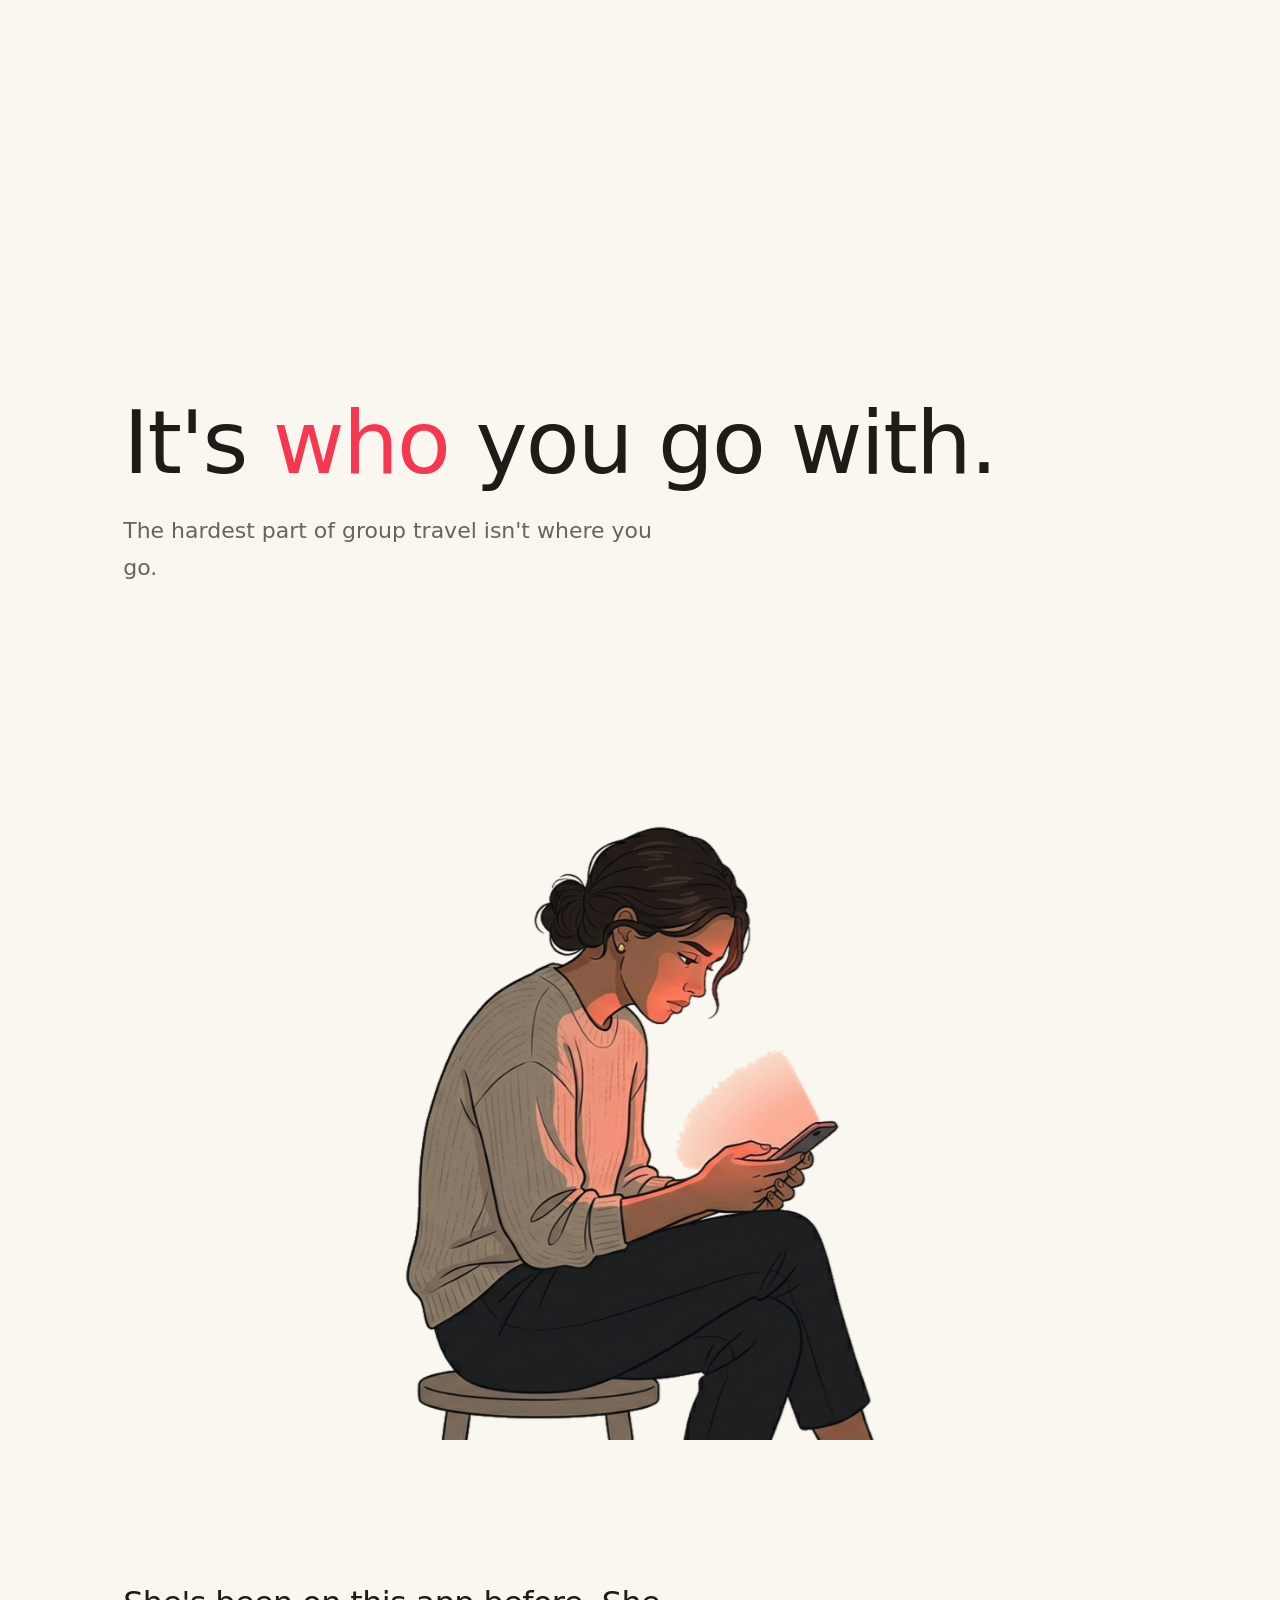
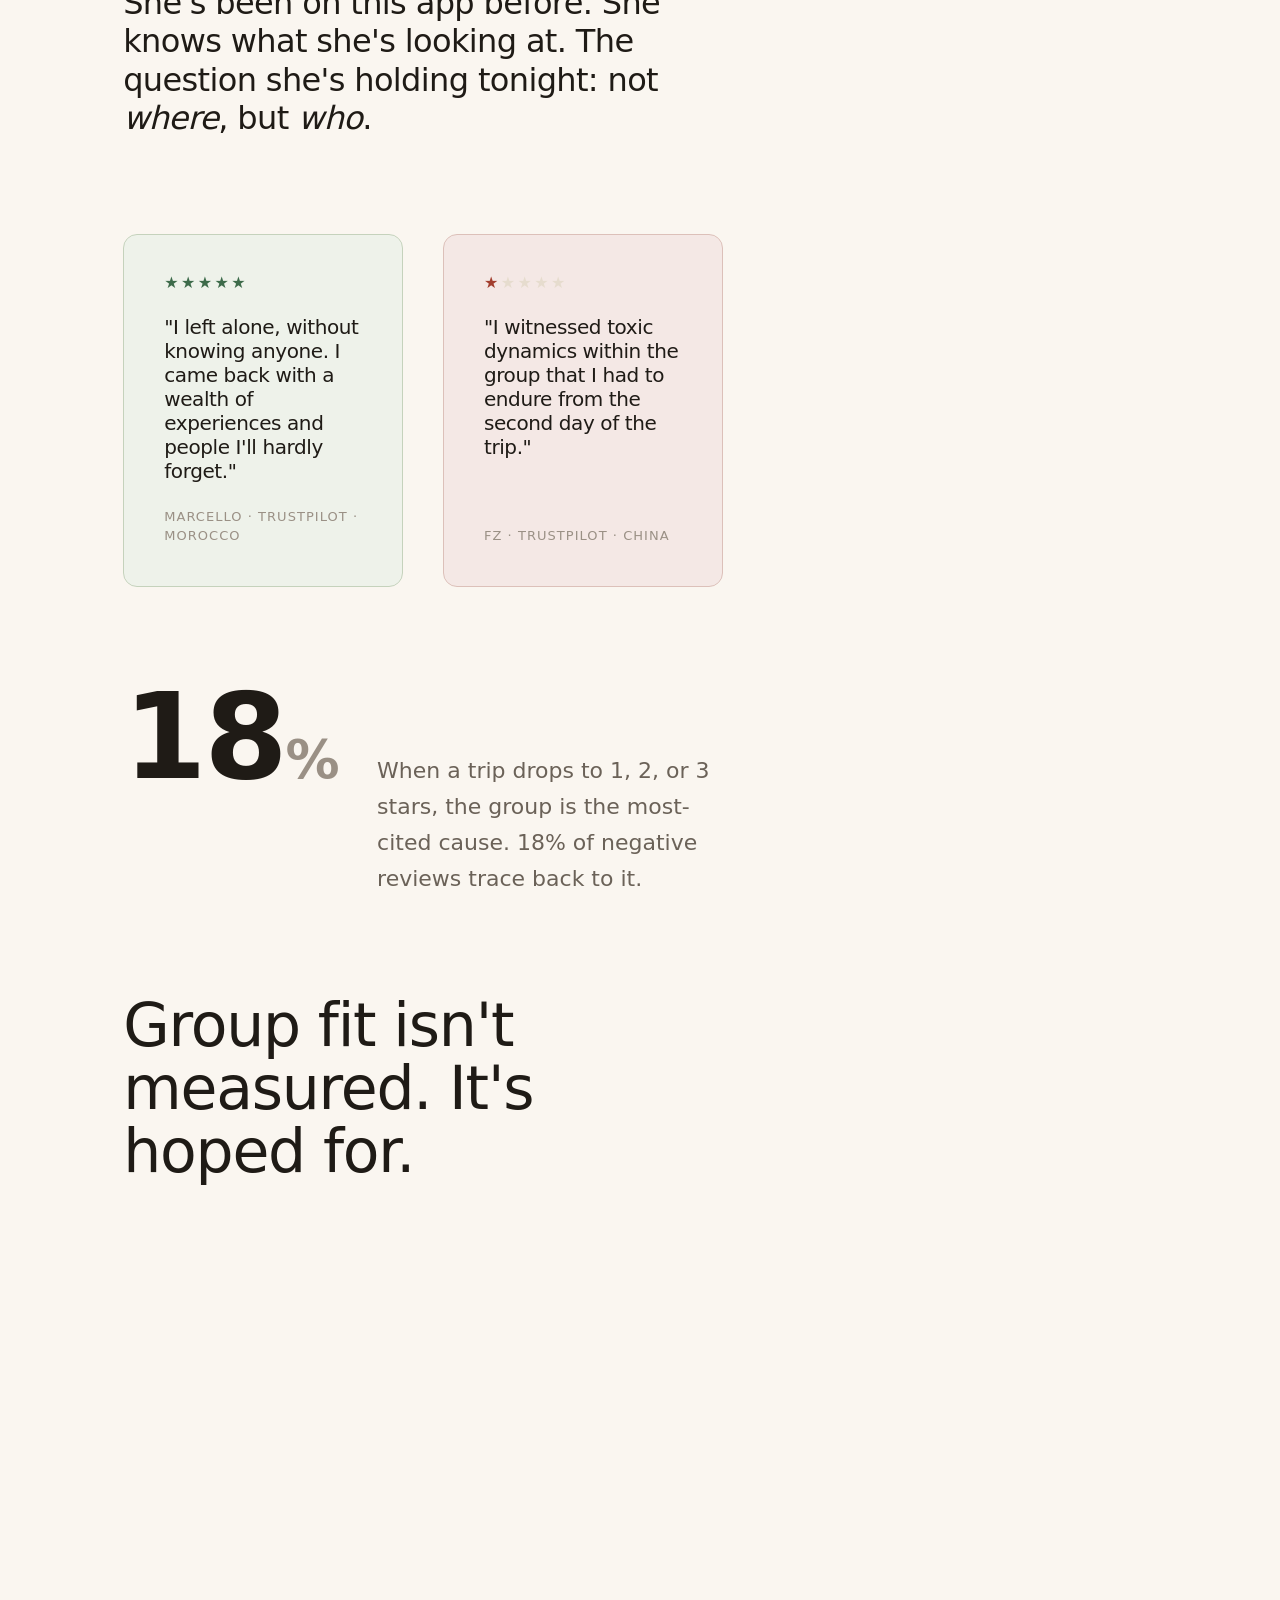
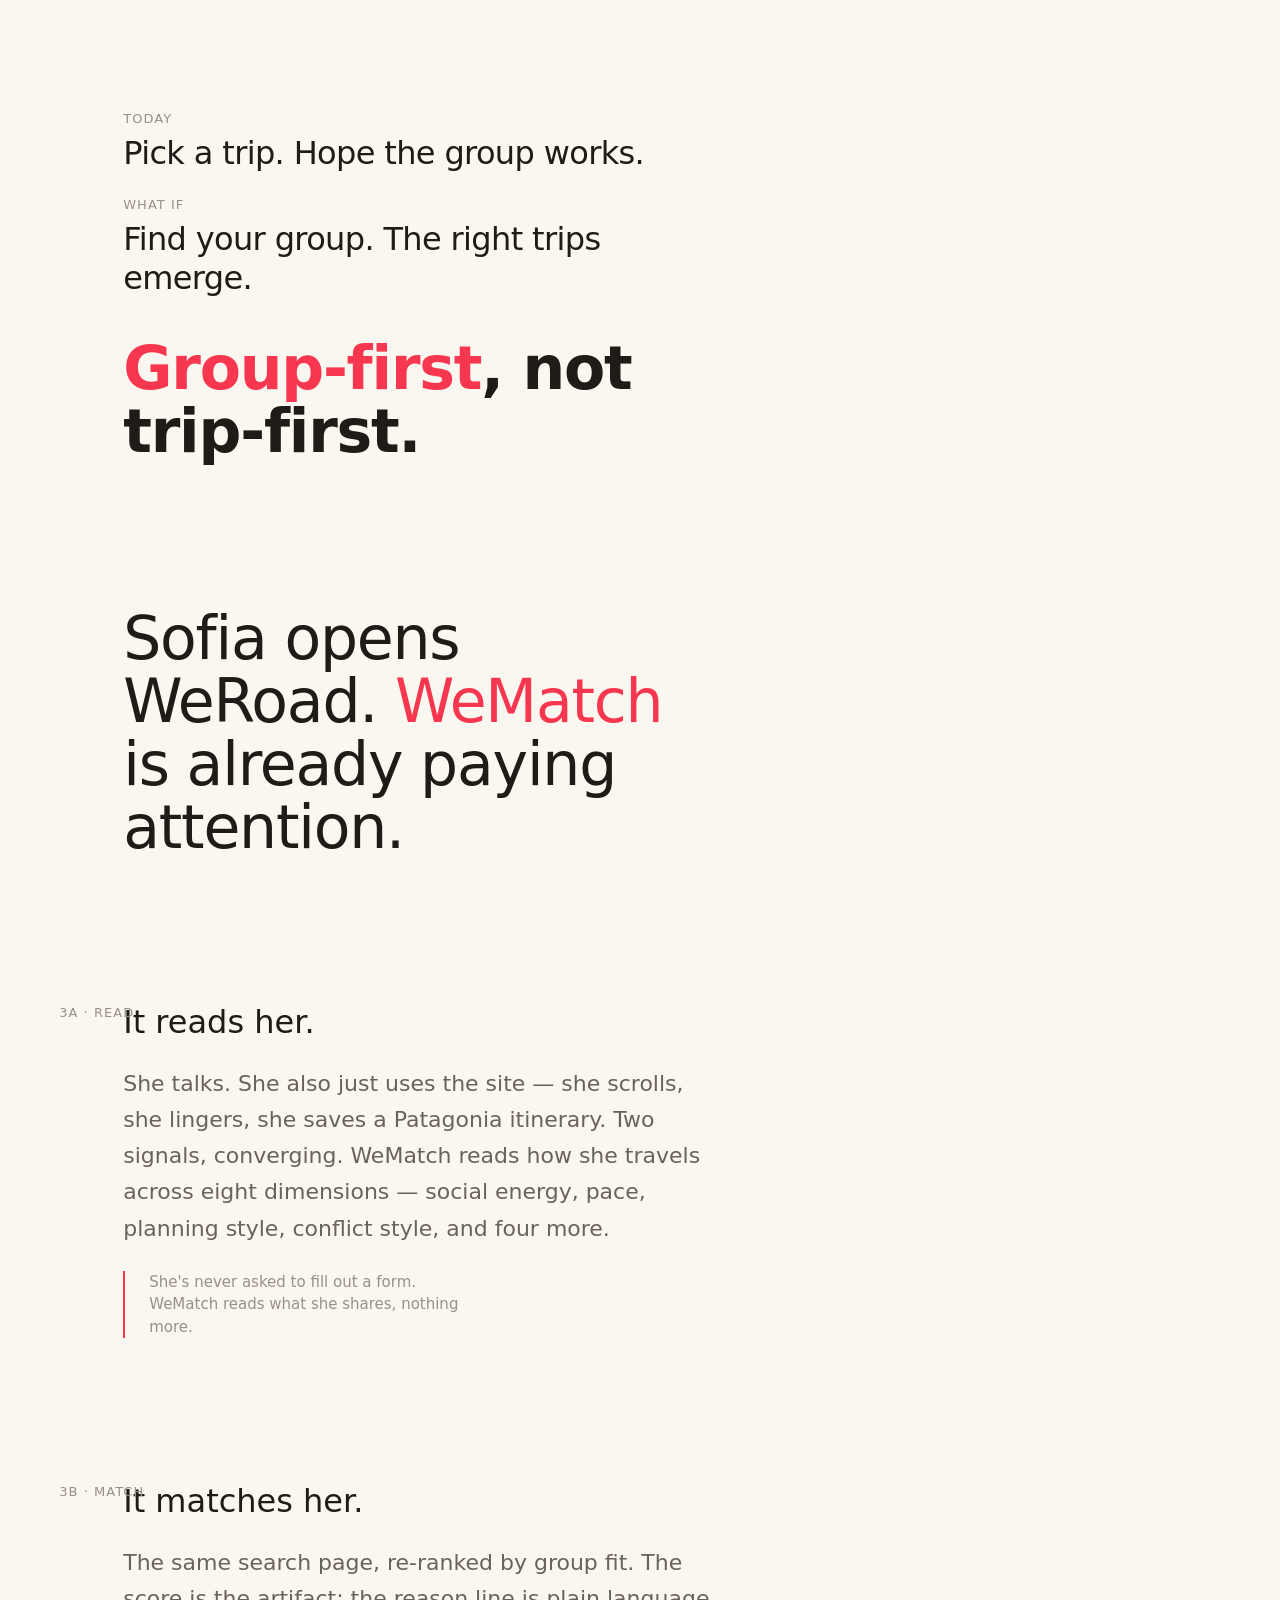
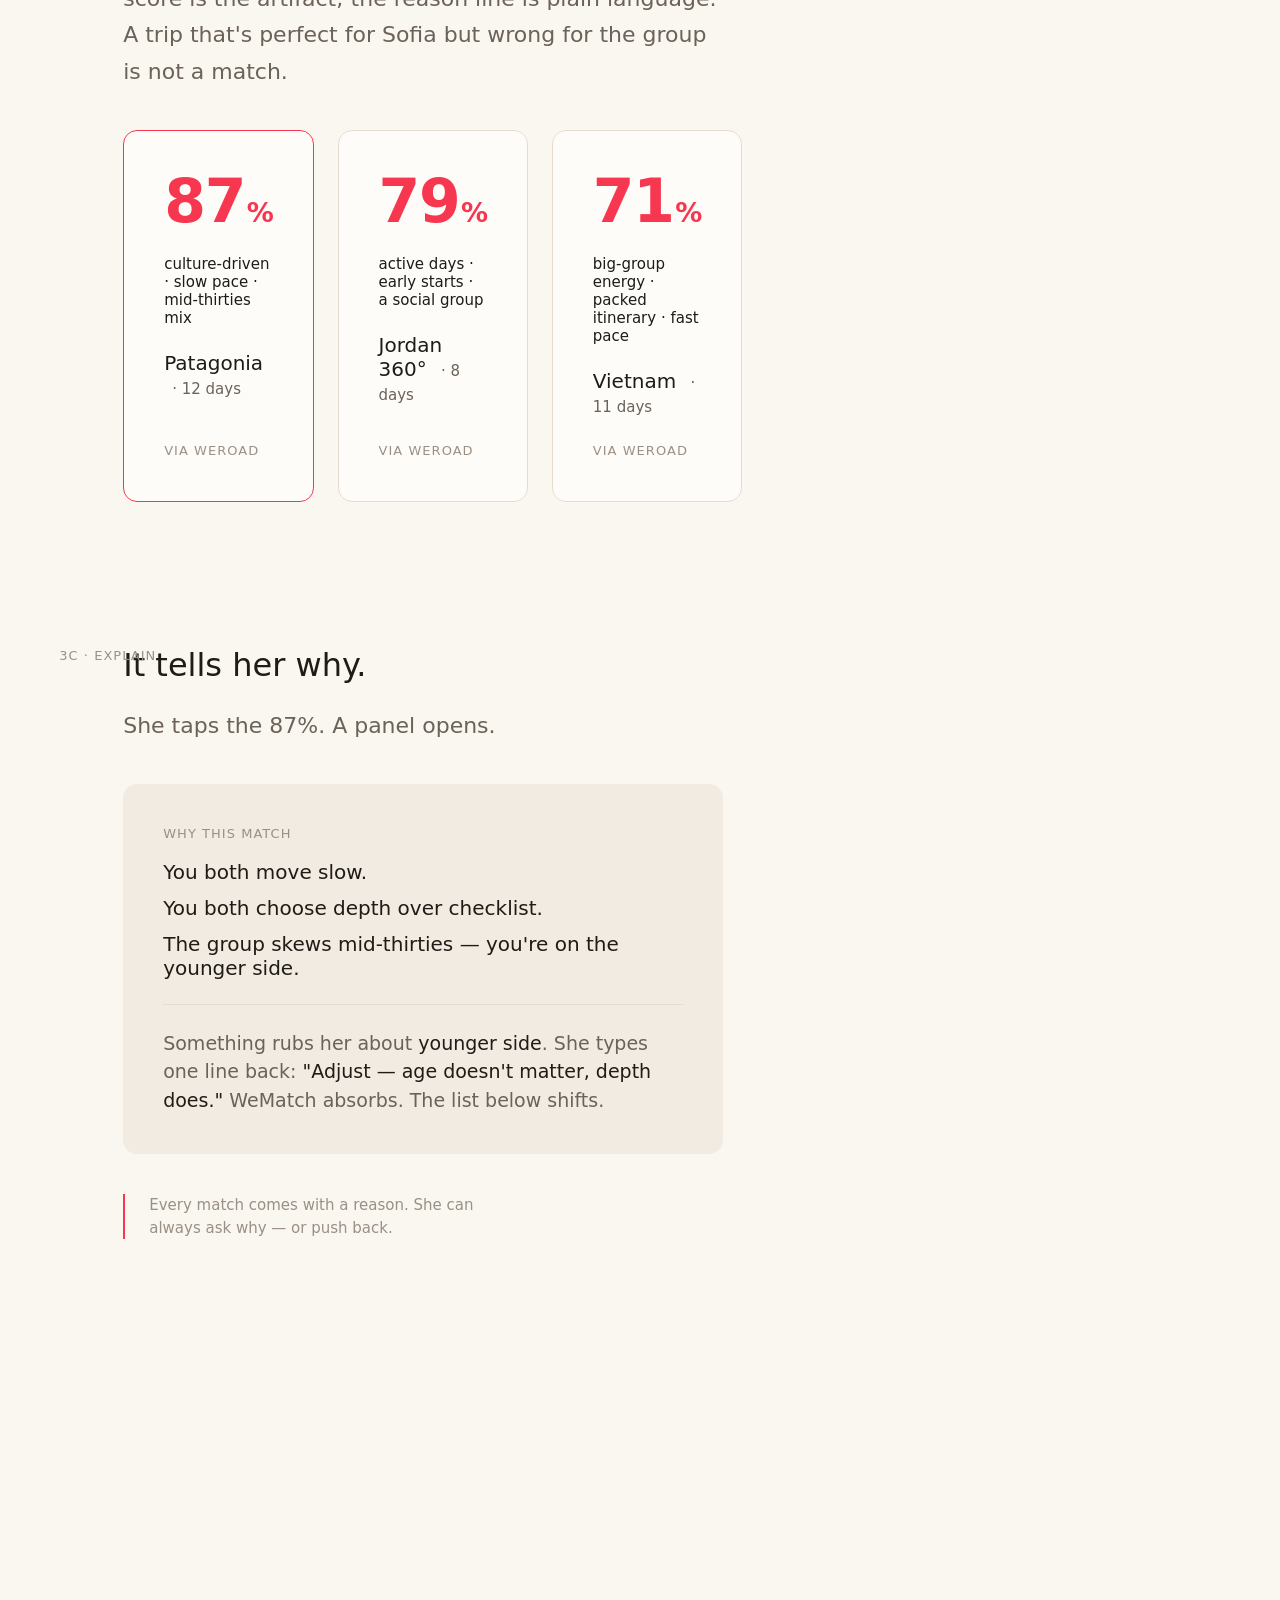
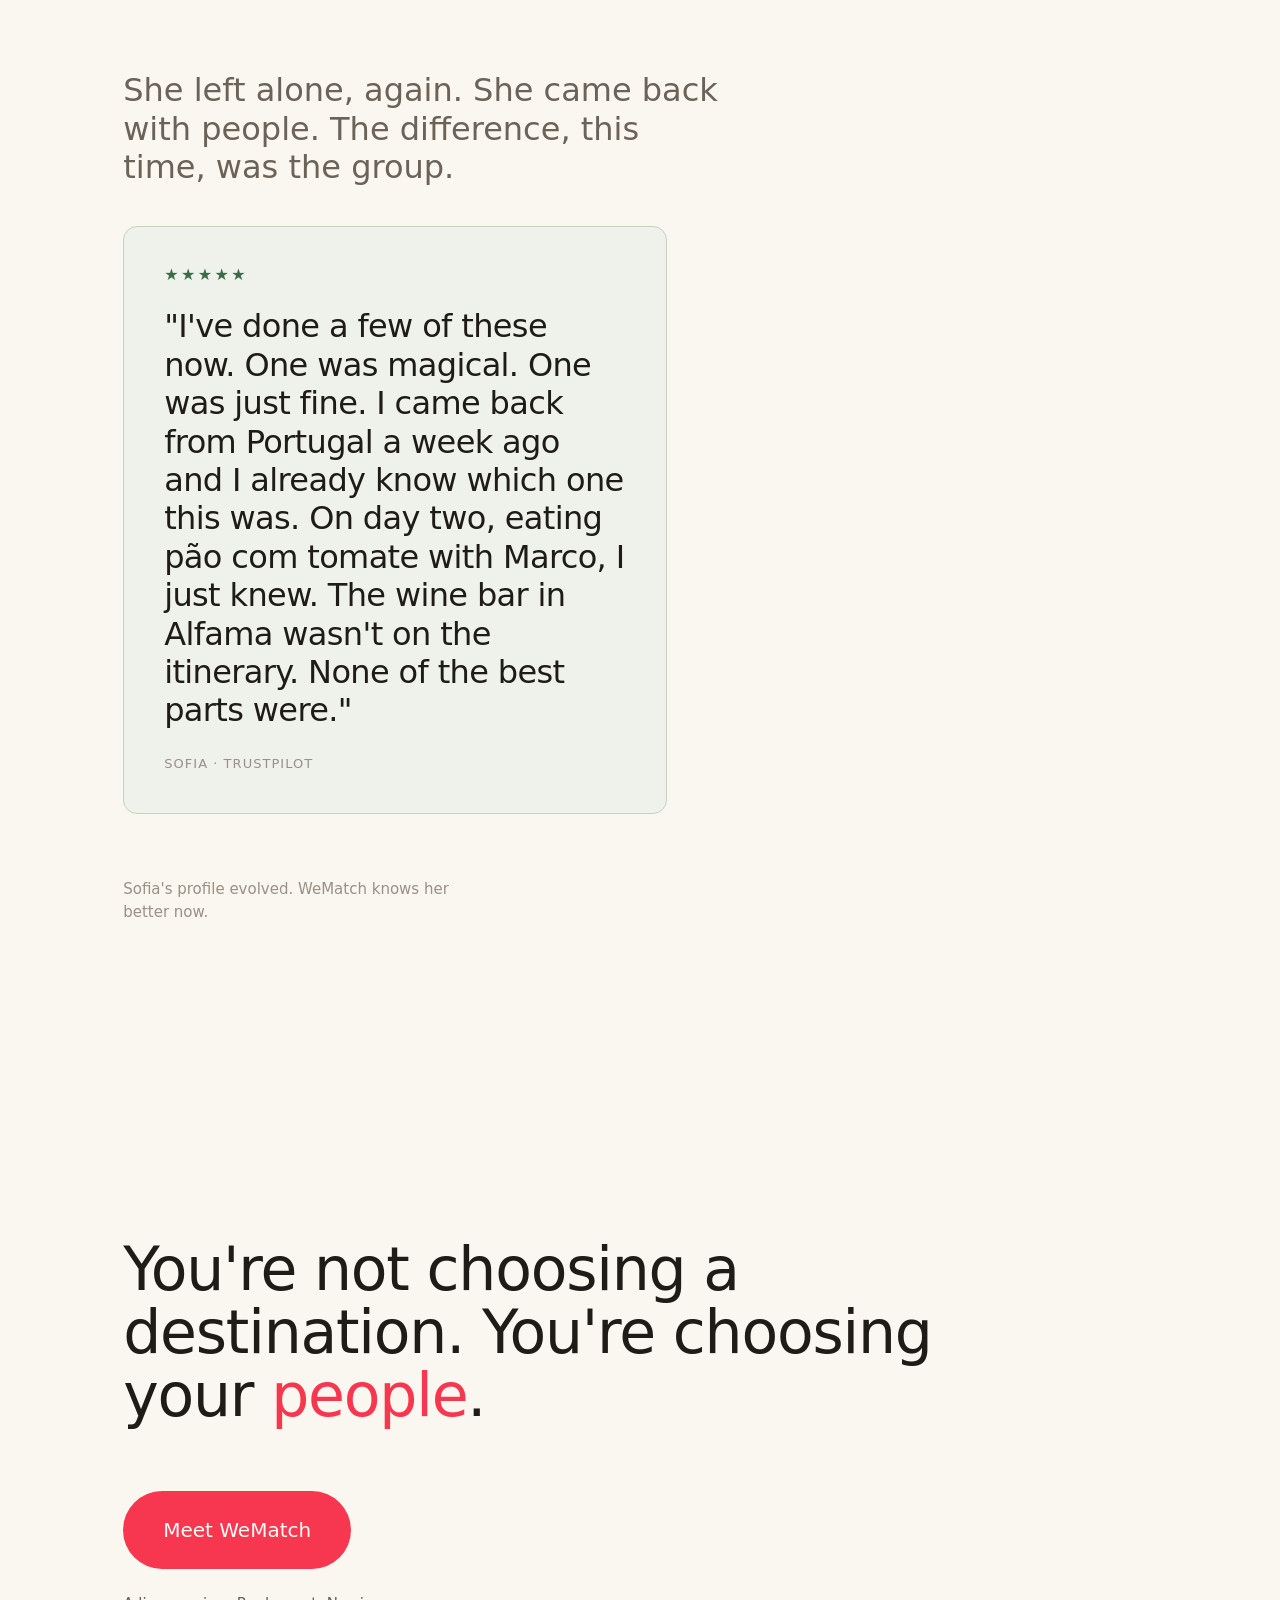
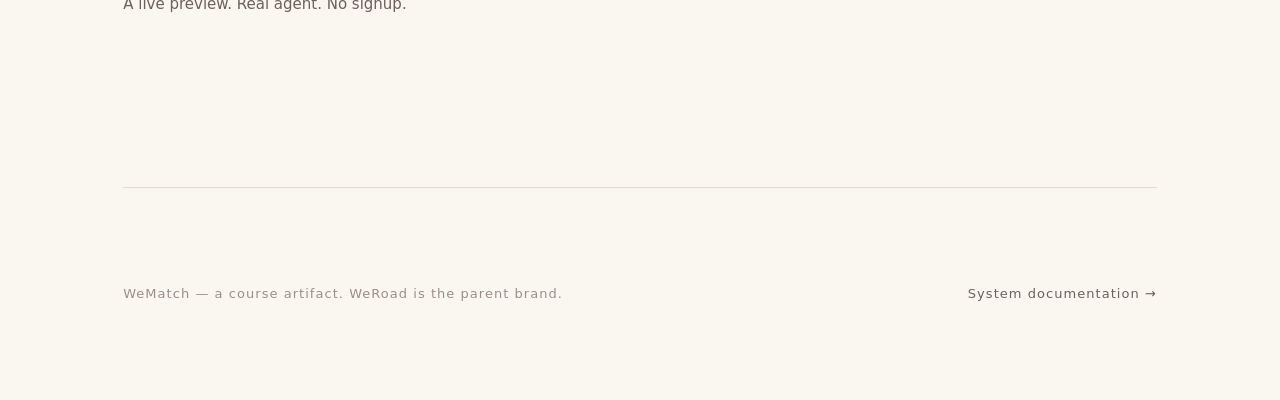
<file: index-v2.html>
<!DOCTYPE html>
<html lang="en">
<head>
<meta charset="UTF-8">
<meta name="viewport" content="width=device-width, initial-scale=1.0">
<title>WeMatch — It's who you go with.</title>
<meta name="description" content="The hardest part of group travel isn't where you go. It's who you go with. Meet WeMatch — a travel companion built around your people.">
<link rel="preconnect" href="https://api.fontshare.com">
<link href="https://api.fontshare.com/v2/css?f[]=general-sans@400,500,600&display=swap" rel="stylesheet">
<link rel="stylesheet" href="design/tokens.css">
<style>
  *, *::before, *::after { box-sizing: border-box; margin: 0; padding: 0; }
  html { -webkit-text-size-adjust: 100%; scroll-behavior: smooth; }
  body {
    font-family: var(--font-body);
    font-size: var(--text-body);
    line-height: var(--leading-normal);
    color: var(--color-text-primary);
    background: var(--color-bg);
    -webkit-font-smoothing: antialiased;
  }
  img { display: block; max-width: 100%; height: auto; }

  /* Page is a continuous scroll, NOT a stack of bordered sections.
     No horizontal rules between segments. Rhythm comes from
     typography, whitespace bands, and Sofia's state changes. */
  main { max-width: var(--content-max); margin-inline: auto; padding-inline: var(--page-gutter); }
  .segment { padding-block: var(--space-3xl); position: relative; }

  /* --- §01 Hook ---
     One declarative line in a large empty field. Set low and left.
     "who" is the only coral on the page. The field is deliberately
     oversized: --space-4xl is the dramatic whitespace token. */
  .hook { min-height: 90vh; display: flex; align-items: flex-end; padding-bottom: var(--space-4xl); }
  .hook__line {
    font-family: var(--font-display);
    font-weight: var(--font-weight-medium);
    font-size: var(--text-display-1);
    line-height: var(--leading-tight);
    letter-spacing: var(--tracking-tight);
    max-width: 18ch;
  }
  .hook__line .accent { color: var(--color-accent); }
  .hook__sub {
    margin-top: var(--space-md);
    font-size: var(--text-body-lg);
    color: var(--color-text-secondary);
    max-width: var(--measure-narrow);
    line-height: var(--leading-relaxed);
  }

  /* --- §05 Invitation ---
     Echoes the Hook composition. The CTA is the page's only filled
     button. The micro-line under it is from script v8, non-negotiable. */
  .invitation { min-height: 80vh; display: flex; flex-direction: column; justify-content: center; padding-bottom: var(--space-3xl); }
  .invitation__echo {
    font-family: var(--font-display);
    font-weight: var(--font-weight-medium);
    font-size: var(--text-display-2);
    line-height: var(--leading-tight);
    letter-spacing: var(--tracking-tight);
    max-width: 22ch;
    margin-bottom: var(--space-xl);
  }
  .invitation__echo .accent { color: var(--color-accent); }

  .cta {
    display: inline-block;
    background: var(--color-accent);
    color: var(--color-on-accent);
    text-decoration: none;
    padding: var(--space-md) var(--space-lg);
    font-family: var(--font-display);
    font-weight: var(--font-weight-medium);
    font-size: var(--text-subhead);
    border-radius: var(--radius-pill);
    transition: background var(--duration-fast) var(--ease-standard);
  }
  .cta:hover { background: var(--color-accent-strong); }
  .cta:focus-visible { outline: 2px solid var(--color-focus-ring); outline-offset: 4px; }

  .invitation__micro {
    margin-top: var(--space-md);
    font-size: var(--text-caption);
    color: var(--color-text-secondary);
  }

  /* --- §02 Truth ---
     Two polarised review cards do the argument visually; Sofia's
     anchor line bridges them; the 18% trace-back statistic sits as
     a quiet large numeral; the section closes with the explicit
     problem line in display weight. */
  .truth__lede {
    font-family: var(--font-display);
    font-weight: var(--font-weight-medium);
    font-size: var(--text-heading);
    line-height: var(--leading-snug);
    letter-spacing: var(--tracking-tight);
    max-width: var(--measure);
    margin-bottom: var(--space-2xl);
  }
  .reviews {
    display: grid;
    grid-template-columns: 1fr 1fr;
    gap: var(--space-lg);
    margin-bottom: var(--space-2xl);
  }
  @media (max-width: 768px) { .reviews { grid-template-columns: 1fr; } }
  .review {
    border: 1px solid var(--color-border);
    border-radius: var(--radius-lg);
    padding: var(--space-lg);
    display: flex; flex-direction: column; gap: var(--space-md);
  }
  .review--positive { background: var(--color-positive-wash); border-color: var(--color-positive-edge); }
  .review--critical { background: var(--color-critical-wash); border-color: var(--color-critical-edge); }
  .review__stars { font-size: 1rem; letter-spacing: 0.15em; line-height: 1; }
  .review--positive .review__stars { color: var(--color-positive); }
  .review--critical .review__stars { color: var(--color-critical); }
  .review__stars .empty { color: var(--color-border); }
  .review__quote {
    font-family: var(--font-display);
    font-weight: var(--font-weight-medium);
    font-size: var(--text-subhead);
    line-height: var(--leading-snug);
    letter-spacing: var(--tracking-tight);
  }
  .review__attribution {
    margin-top: auto;
    font-size: var(--text-micro);
    letter-spacing: var(--tracking-wide);
    text-transform: uppercase;
    color: var(--color-text-tertiary);
  }

  /* The 18% statistic — a quiet large numeral, sentence wraps around it. */
  .stat {
    display: grid;
    grid-template-columns: auto 1fr;
    gap: var(--space-lg);
    align-items: baseline;
    max-width: var(--measure-wide);
    margin-block: var(--space-2xl);
  }
  .stat__num {
    font-family: var(--font-display);
    font-weight: var(--font-weight-semibold);
    font-size: clamp(4rem, 2.5rem + 7vw, 7.5rem);
    line-height: 0.9;
    letter-spacing: var(--tracking-tight);
    color: var(--color-text-primary);
  }
  .stat__num .pct { font-size: 0.45em; color: var(--color-text-tertiary); }
  .stat__copy {
    font-size: var(--text-body-lg);
    line-height: var(--leading-relaxed);
    color: var(--color-text-secondary);
  }

  /* The explicit problem statement — display weight, full line. */
  .problem {
    font-family: var(--font-display);
    font-weight: var(--font-weight-medium);
    font-size: var(--text-display-2);
    line-height: var(--leading-tight);
    letter-spacing: var(--tracking-tight);
    max-width: 18ch;
    margin-block: var(--space-2xl) var(--space-3xl);
  }

  /* --- §04 After ---
     Same component as §02. The visual rhyme is the loop closing. */
  .after__lede {
    font-family: var(--font-display);
    font-weight: var(--font-weight-medium);
    font-size: var(--text-heading);
    line-height: var(--leading-snug);
    max-width: var(--measure);
    margin-bottom: var(--space-lg);
    color: var(--color-text-secondary);
  }
  .after__card { max-width: 34rem; }
  .after__card .review__quote { font-size: var(--text-heading); }
  .after__signal {
    margin-top: var(--space-xl);
    font-size: var(--text-caption);
    color: var(--color-text-tertiary);
    max-width: var(--measure-narrow);
  }

  /* --- §03 Journey ---
     Longest section. Opening reframe → entrance line → three moments.
     Each moment gets a quiet marker in the left margin and ~40vh of
     breathing room before it begins. The match-card row is inlined
     (single source of truth for component shape: the spec). */
  .reframe { margin-block: var(--space-2xl) var(--space-3xl); max-width: var(--measure); }
  .reframe__list { list-style: none; display: flex; flex-direction: column; gap: var(--space-md); }
  .reframe__list li {
    font-family: var(--font-display);
    font-weight: var(--font-weight-medium);
    font-size: var(--text-heading);
    line-height: var(--leading-snug);
    letter-spacing: var(--tracking-tight);
  }
  .reframe__list .label {
    display: block;
    font-family: var(--font-body);
    font-weight: var(--font-weight-regular);
    font-size: var(--text-micro);
    letter-spacing: var(--tracking-wide);
    text-transform: uppercase;
    color: var(--color-text-tertiary);
    margin-bottom: var(--space-2xs);
  }
  .reframe__plain {
    margin-top: var(--space-lg);
    font-family: var(--font-display);
    font-weight: var(--font-weight-semibold);
    font-size: var(--text-display-2);
    line-height: var(--leading-tight);
    letter-spacing: var(--tracking-tight);
  }
  .reframe__plain .accent { color: var(--color-accent); }

  .entrance {
    margin-block: var(--space-3xl);
    font-family: var(--font-display);
    font-weight: var(--font-weight-medium);
    font-size: var(--text-display-2);
    line-height: var(--leading-tight);
    letter-spacing: var(--tracking-tight);
    max-width: 22ch;
  }
  .entrance .accent { color: var(--color-accent); }

  .moment { margin-block: var(--space-3xl); position: relative; }
  .moment__marker {
    position: absolute;
    left: calc(-1 * var(--space-xl));
    top: 0;
    font-size: var(--text-micro);
    letter-spacing: var(--tracking-wide);
    text-transform: uppercase;
    color: var(--color-text-tertiary);
  }
  @media (max-width: 1024px) {
    .moment__marker { position: static; margin-bottom: var(--space-sm); display: block; }
  }
  .moment__title {
    font-family: var(--font-display);
    font-weight: var(--font-weight-medium);
    font-size: var(--text-heading);
    line-height: var(--leading-snug);
    margin-bottom: var(--space-md);
    max-width: var(--measure);
  }
  .moment__body {
    font-size: var(--text-body-lg);
    line-height: var(--leading-relaxed);
    color: var(--color-text-secondary);
    max-width: var(--measure);
    margin-bottom: var(--space-md);
  }
  .moment__caption {
    font-size: var(--text-caption);
    color: var(--color-text-tertiary);
    max-width: var(--measure-narrow);
    margin-top: var(--space-md);
    padding-left: var(--space-md);
    border-left: 2px solid var(--color-accent);
  }

  /* 3b — match cards inlined. */
  .matches { display: grid; grid-template-columns: repeat(3, 1fr); gap: var(--space-md); margin-block: var(--space-lg); }
  @media (max-width: 768px) { .matches { grid-template-columns: 1fr; } }
  .match {
    background: var(--color-surface);
    border: 1px solid var(--color-border);
    border-radius: var(--radius-lg);
    padding: var(--space-lg);
    display: flex; flex-direction: column; gap: var(--space-md);
  }
  .match--top { border-color: var(--color-accent); }
  .match__score {
    font-family: var(--font-display); font-weight: var(--font-weight-semibold);
    font-size: var(--text-display-2); line-height: 1;
    letter-spacing: var(--tracking-tight); color: var(--color-accent);
  }
  .match__score .pct { font-size: 0.45em; margin-left: 0.05em; }
  .match__reason { font-size: var(--text-caption); color: var(--color-text-primary); line-height: var(--leading-snug); }
  .match__trip {
    font-family: var(--font-display); font-weight: var(--font-weight-medium);
    font-size: var(--text-subhead); line-height: var(--leading-snug);
  }
  .match__trip .meta { font-family: var(--font-body); font-weight: var(--font-weight-regular); font-size: var(--text-caption); color: var(--color-text-secondary); margin-left: var(--space-2xs); }
  .match__source { margin-top: auto; font-size: var(--text-micro); letter-spacing: var(--tracking-wide); text-transform: uppercase; color: var(--color-text-tertiary); }

  /* 3c — the "why" panel revealed inline below the match row. */
  .why {
    background: var(--color-bg-sunken);
    border-radius: var(--radius-lg);
    padding: var(--space-lg);
    margin-block: var(--space-lg);
    max-width: var(--measure);
  }
  .why__lede { font-size: var(--text-micro); letter-spacing: var(--tracking-wide); text-transform: uppercase; color: var(--color-text-tertiary); margin-bottom: var(--space-sm); }
  .why__list { list-style: none; display: flex; flex-direction: column; gap: var(--space-xs); margin-bottom: var(--space-md); }
  .why__list li {
    font-family: var(--font-display);
    font-weight: var(--font-weight-medium);
    font-size: var(--text-subhead);
    line-height: var(--leading-snug);
  }
  .why__push {
    margin-top: var(--space-md);
    padding-top: var(--space-md);
    border-top: 1px solid var(--color-border);
    font-size: var(--text-body);
    color: var(--color-text-secondary);
  }
  .why__push em { color: var(--color-text-primary); font-style: normal; font-weight: var(--font-weight-medium); }

  /* --- Sofia ---
     A sticky aside spans §02 → §04 and pins on the right at desktop.
     Six WebP stills are absolutely stacked; opacity is driven by
     scroll progress through the container. The container itself is
     positioned by wrapping §02..§04 in <div class="sofia-stage">,
     with the aside as that wrapper's first child. */
  .sofia-stage { position: relative; }
  .sofia {
    position: sticky;
    top: 12vh;
    height: 70vh;
    pointer-events: none;
  }
  .sofia__frame {
    position: absolute;
    inset: 0;
    display: flex;
    align-items: center;
    justify-content: flex-end;
    padding-right: var(--space-md);
  }
  .sofia__img {
    height: 100%;
    width: auto;
    object-fit: contain;
    opacity: 0;
    transition: opacity var(--duration-base) var(--ease-out);
    will-change: opacity;
    position: absolute;
    inset: 0;
    margin: auto;
  }

  /* At desktop, push the main text columns left so Sofia has room
     on the right half. Cap the wrapper's child <section>s to ~58% of
     the wrapper width, leaving 42% for Sofia. */
  @media (min-width: 1024px) {
    .sofia-stage > section { max-width: 58%; }
  }

  /* Mobile: hide the sticky aside; the page reads as text scroll. */
  @media (max-width: 1023px) {
    .sofia { display: none; }
  }
  @media (prefers-reduced-motion: reduce) {
    .sofia__img { transition: none; }
  }

  /* --- Sticky marginalia ---
     Left: current section label. Right: current token-in-use.
     Visible only when scrolled past §01 and not yet at §05. */
  .chip {
    position: fixed;
    bottom: var(--space-lg);
    font-family: var(--font-body);
    font-weight: var(--font-weight-medium);
    font-size: 0.6875rem;             /* 11px — quieter than --text-micro */
    letter-spacing: var(--tracking-wide);
    text-transform: uppercase;
    color: var(--color-text-tertiary);
    background: color-mix(in srgb, var(--color-bg) 92%, transparent);
    border: 1px solid var(--color-border);
    border-radius: var(--radius-pill);
    padding: var(--space-2xs) var(--space-sm);
    pointer-events: none;
    opacity: 0;
    transition: opacity var(--duration-base) var(--ease-out);
    z-index: var(--z-sticky);
    white-space: nowrap;
  }
  .chip--visible { opacity: 1; }
  .chip--left  { left: var(--space-lg); }
  .chip--right { right: var(--space-lg); }
  .chip__dot { display: inline-block; width: 8px; height: 8px; border-radius: 50%; vertical-align: middle; margin-right: 0.5em; }

  @media (max-width: 768px) {
    .chip { display: none; }
  }
  @media (prefers-reduced-motion: reduce) {
    .chip { transition: none; }
  }

  /* --- Footer ---
     Appendix link to the system documentation. */
  .colophon {
    padding-block: var(--space-2xl);
    border-top: 1px solid var(--color-border);
    font-size: var(--text-micro);
    letter-spacing: var(--tracking-wide);
    color: var(--color-text-tertiary);
    display: flex;
    justify-content: space-between;
    flex-wrap: wrap;
    gap: var(--space-md);
  }
  .colophon a { color: var(--color-text-secondary); text-decoration: none; }
  .colophon a:hover { color: var(--color-accent); }
</style>
</head>
<body>

<main>

  <span class="chip chip--left" id="chip-section" aria-hidden="true"></span>
  <span class="chip chip--right" id="chip-token" aria-hidden="true"></span>

  <!-- ===== §01 HOOK ===== -->
  <section class="segment hook" id="hook" aria-label="Hook">
    <div>
      <h1 class="hook__line">It's <span class="accent">who</span> you go with.</h1>
      <p class="hook__sub">The hardest part of group travel isn't where you go.</p>
    </div>
  </section>

  <div class="sofia-stage">

    <aside class="sofia" aria-hidden="true">
      <div class="sofia__frame">
        <img class="sofia__img" data-state="hesitating" src="design/sofia/sofia-hesitating-cutout-2x.webp" alt="">
        <img class="sofia__img" data-state="curious"    src="design/sofia/sofia-curious-cutout-2x.webp"    alt="">
        <img class="sofia__img" data-state="surprised"  src="design/sofia/sofia-surprised-v2-cutout-2x.webp" alt="">
        <img class="sofia__img" data-state="connected"  src="design/sofia/sofia-connected.webp"             alt="">
        <img class="sofia__img" data-state="settled"    src="design/sofia/sofia-settled-cutout-2x.webp"     alt="">
        <img class="sofia__img" data-state="identity"   src="design/sofia/sofia-identity-cutout-2x.webp"    alt="">
      </div>
    </aside>

  <!-- ===== §02 TRUTH ===== filled in Task 7 -->
  <section class="segment" id="truth" aria-label="Truth">

    <p class="truth__lede">She's been on this app before. She knows what she's looking at. The question she's holding tonight: not <em>where</em>, but <em>who</em>.</p>

    <div class="reviews">
      <article class="review review--positive">
        <div class="review__stars" aria-label="5 out of 5 stars">★★★★★</div>
        <p class="review__quote">"I left alone, without knowing anyone. I came back with a wealth of experiences and people I'll hardly forget."</p>
        <p class="review__attribution">Marcello · Trustpilot · Morocco</p>
      </article>

      <article class="review review--critical">
        <div class="review__stars" aria-label="1 out of 5 stars">★<span class="empty">★★★★</span></div>
        <p class="review__quote">"I witnessed toxic dynamics within the group that I had to endure from the second day of the trip."</p>
        <p class="review__attribution">FZ · Trustpilot · China</p>
      </article>
    </div>

    <div class="stat">
      <p class="stat__num">18<span class="pct">%</span></p>
      <p class="stat__copy">When a trip drops to 1, 2, or 3 stars, the group is the most-cited cause. 18% of negative reviews trace back to it.</p>
    </div>

    <p class="problem">Group fit isn't measured. It's hoped for.</p>

  </section>

  <!-- ===== §03 JOURNEY ===== filled in Task 8 -->
  <section class="segment" id="journey" aria-label="Journey">

    <!-- Opening beat 1 — the reframe -->
    <div class="reframe">
      <ul class="reframe__list">
        <li><span class="label">Today</span>Pick a trip. Hope the group works.</li>
        <li><span class="label">What if</span>Find your group. The right trips emerge.</li>
      </ul>
      <p class="reframe__plain"><span class="accent">Group-first</span>, not trip-first.</p>
    </div>

    <!-- Opening beat 2 — Sofia meets WeMatch. WeMatch is named here. -->
    <p class="entrance">Sofia opens WeRoad. <span class="accent">WeMatch</span> is already paying attention.</p>

    <!-- Moment 3a — Read -->
    <article class="moment" id="moment-3a">
      <span class="moment__marker">3a · Read</span>
      <h3 class="moment__title">It reads her.</h3>
      <p class="moment__body">She talks. She also just uses the site — she scrolls, she lingers, she saves a Patagonia itinerary. Two signals, converging. WeMatch reads how she travels across eight dimensions — social energy, pace, planning style, conflict style, and four more.</p>
      <p class="moment__caption">She's never asked to fill out a form. WeMatch reads what she shares, nothing more.</p>
    </article>

    <!-- Moment 3b — Match -->
    <article class="moment" id="moment-3b">
      <span class="moment__marker">3b · Match</span>
      <h3 class="moment__title">It matches her.</h3>
      <p class="moment__body">The same search page, re-ranked by group fit. The score is the artifact; the reason line is plain language. A trip that's perfect for Sofia but wrong for the group is not a match.</p>

      <div class="matches">
        <div class="match match--top">
          <p class="match__score">87<span class="pct">%</span></p>
          <p class="match__reason">culture-driven · slow pace · mid-thirties mix</p>
          <h4 class="match__trip">Patagonia <span class="meta">· 12 days</span></h4>
          <p class="match__source">via WeRoad</p>
        </div>
        <div class="match">
          <p class="match__score">79<span class="pct">%</span></p>
          <p class="match__reason">active days · early starts · a social group</p>
          <h4 class="match__trip">Jordan 360° <span class="meta">· 8 days</span></h4>
          <p class="match__source">via WeRoad</p>
        </div>
        <div class="match">
          <p class="match__score">71<span class="pct">%</span></p>
          <p class="match__reason">big-group energy · packed itinerary · fast pace</p>
          <h4 class="match__trip">Vietnam <span class="meta">· 11 days</span></h4>
          <p class="match__source">via WeRoad</p>
        </div>
      </div>
    </article>

    <!-- Moment 3c — Explain -->
    <article class="moment" id="moment-3c">
      <span class="moment__marker">3c · Explain</span>
      <h3 class="moment__title">It tells her why.</h3>
      <p class="moment__body">She taps the 87%. A panel opens.</p>

      <div class="why">
        <p class="why__lede">Why this match</p>
        <ul class="why__list">
          <li>You both move slow.</li>
          <li>You both choose depth over checklist.</li>
          <li>The group skews mid-thirties — you're on the younger side.</li>
        </ul>
        <p class="why__push">Something rubs her about <em>younger side</em>. She types one line back: <em>"Adjust — age doesn't matter, depth does."</em> WeMatch absorbs. The list below shifts.</p>
      </div>

      <p class="moment__caption">Every match comes with a reason. She can always ask why — or push back.</p>
    </article>

  </section>

  <!-- ===== §04 AFTER ===== filled in Task 7 -->
  <section class="segment" id="after" aria-label="After">

    <p class="after__lede">She left alone, again. She came back with people. The difference, this time, was the group.</p>

    <div class="after__card">
      <article class="review review--positive">
        <div class="review__stars" aria-label="5 out of 5 stars">★★★★★</div>
        <p class="review__quote">"I've done a few of these now. One was magical. One was just fine. I came back from Portugal a week ago and I already know which one this was. On day two, eating pão com tomate with Marco, I just knew. The wine bar in Alfama wasn't on the itinerary. None of the best parts were."</p>
        <p class="review__attribution">Sofia · Trustpilot</p>
      </article>

      <p class="after__signal">Sofia's profile evolved. WeMatch knows her better now.</p>
    </div>

  </section>

  </div><!-- /.sofia-stage -->

  <!-- ===== §05 INVITATION ===== -->
  <section class="segment invitation" id="invitation" aria-label="Invitation">
    <p class="invitation__echo">You're not choosing a destination. You're choosing your <span class="accent">people</span>.</p>
    <div>
      <a id="cta" class="cta" href="https://maind-wematch.vercel.app/" rel="noopener" target="_blank">Meet WeMatch</a>
      <p class="invitation__micro">A live preview. Real agent. No signup.</p>
    </div>
  </section>

  <footer class="colophon">
    <span>WeMatch — a course artifact. WeRoad is the parent brand.</span>
    <a href="design/style-guide.html">System documentation →</a>
  </footer>

</main>

<script>
  // Sofia choreography — vanilla JS, no library.
  //
  // Maps scroll progress through .sofia-stage [0..1] to opacity values
  // for the six stills. Each state has a "peak" progress; opacity
  // falls off linearly within ±0.20 of the peak.
  //
  // Phase B (future): replace each <img> with <video> and set
  //   video.currentTime = (progress - peakStart) * clipDurationScale
  // for each clip. The opacity logic remains identical.

  (function () {
    const stage = document.querySelector('.sofia-stage');
    const imgs  = Array.from(document.querySelectorAll('.sofia__img'));
    if (!stage || imgs.length === 0) return;

    const reducedMotion = window.matchMedia('(prefers-reduced-motion: reduce)').matches;

    // Ordered peaks across scroll progress [0..1].
    // hesitating sits at the §02 lede, settled at the §04 close.
    // 'identity' is a reference image not used in the arc — opacity stays 0.
    const peaks = {
      hesitating: 0.00,
      curious:    0.30,
      surprised:  0.55,
      connected:  0.75,
      settled:    0.95,
      identity:   -1   // never shown
    };
    const FALLOFF = 0.20;  // crossfade width on each side of the peak

    function setOpacities(progress) {
      // Pre-compute the nearest peak for reduced-motion snap mode.
      let nearestState = null;
      let nearestDist  = Infinity;
      if (reducedMotion) {
        for (const img of imgs) {
          const peak = peaks[img.dataset.state];
          if (peak < 0) continue;
          const d = Math.abs(progress - peak);
          if (d < nearestDist) { nearestDist = d; nearestState = img.dataset.state; }
        }
      }

      imgs.forEach(img => {
        const peak = peaks[img.dataset.state];
        if (peak < 0) { img.style.opacity = 0; return; }
        if (reducedMotion) {
          img.style.opacity = (img.dataset.state === nearestState) ? 1 : 0;
        } else {
          const dist = Math.abs(progress - peak);
          img.style.opacity = Math.max(0, 1 - dist / FALLOFF);
        }
      });
    }

    let ticking = false;
    let active = false;

    function update() {
      const rect = stage.getBoundingClientRect();
      const stageHeight = rect.height - window.innerHeight;
      const scrolled = -rect.top;
      const progress = Math.max(0, Math.min(1, scrolled / stageHeight));
      setOpacities(progress);
      ticking = false;
    }

    function onScroll() {
      if (!active || ticking) return;
      ticking = true;
      requestAnimationFrame(update);
    }

    // Activate listeners only when the stage is near the viewport.
    const io = new IntersectionObserver(entries => {
      entries.forEach(e => { active = e.isIntersecting; if (active) update(); });
    }, { rootMargin: '50% 0px' });
    io.observe(stage);

    window.addEventListener('scroll', onScroll, { passive: true });
    window.addEventListener('resize', onScroll, { passive: true });

    // Initial paint.
    update();
  })();

  // Sticky margin chips — section + live token readout.
  (function () {
    const chipSection = document.getElementById('chip-section');
    const chipToken   = document.getElementById('chip-token');
    if (!chipSection || !chipToken) return;

    // Per-section: label + the token we want to surface as "in use".
    const segments = [
      { id: 'hook',       label: '§01 · HOOK',       token: 'display-1 · 88px',              dotVar: 'var(--color-accent)' },
      { id: 'truth',      label: '§02 · TRUTH',      token: 'positive-wash + critical-wash', dotVar: 'var(--color-positive)' },
      { id: 'journey',    label: '§03 · JOURNEY',    token: 'coral · accent',                dotVar: 'var(--color-accent)' },
      { id: 'after',      label: '§04 · AFTER',      token: 'positive-wash',                 dotVar: 'var(--color-positive)' },
      { id: 'invitation', label: '§05 · INVITATION', token: 'cta · radius-pill',             dotVar: 'var(--color-accent)' }
    ];

    function renderSection(active) {
      // Clear existing children, then build a fresh dot + label.
      chipSection.textContent = '';
      const dot = document.createElement('span');
      dot.className = 'chip__dot';
      dot.style.background = active.dotVar;
      chipSection.appendChild(dot);
      chipSection.appendChild(document.createTextNode(active.label));
    }

    function update() {
      const viewMid = window.scrollY + window.innerHeight / 2;
      let active = null;
      for (const s of segments) {
        const el = document.getElementById(s.id);
        if (!el) continue;
        // getBoundingClientRect gives viewport-relative coordinates;
        // adding scrollY yields document-relative top, which is what
        // we need to compare against viewMid. offsetTop would be
        // unreliable here because some sections live inside a
        // position:relative wrapper (.sofia-stage).
        const rect = el.getBoundingClientRect();
        const top = rect.top + window.scrollY;
        const bottom = top + rect.height;
        if (viewMid >= top && viewMid < bottom) { active = s; break; }
      }
      // Chips visible for §02..§04 only — keep §01 and §05 clean.
      const showable = active && active.id !== 'hook' && active.id !== 'invitation';
      chipSection.classList.toggle('chip--visible', !!showable);
      chipToken.classList.toggle('chip--visible',   !!showable);
      if (showable) {
        renderSection(active);
        chipToken.textContent = active.token;
      }
    }

    let ticking = false;
    window.addEventListener('scroll', () => {
      if (ticking) return;
      ticking = true;
      requestAnimationFrame(() => { update(); ticking = false; });
    }, { passive: true });
    window.addEventListener('resize', update, { passive: true });
    update();
  })();
</script>

</body>
</html>
</file>
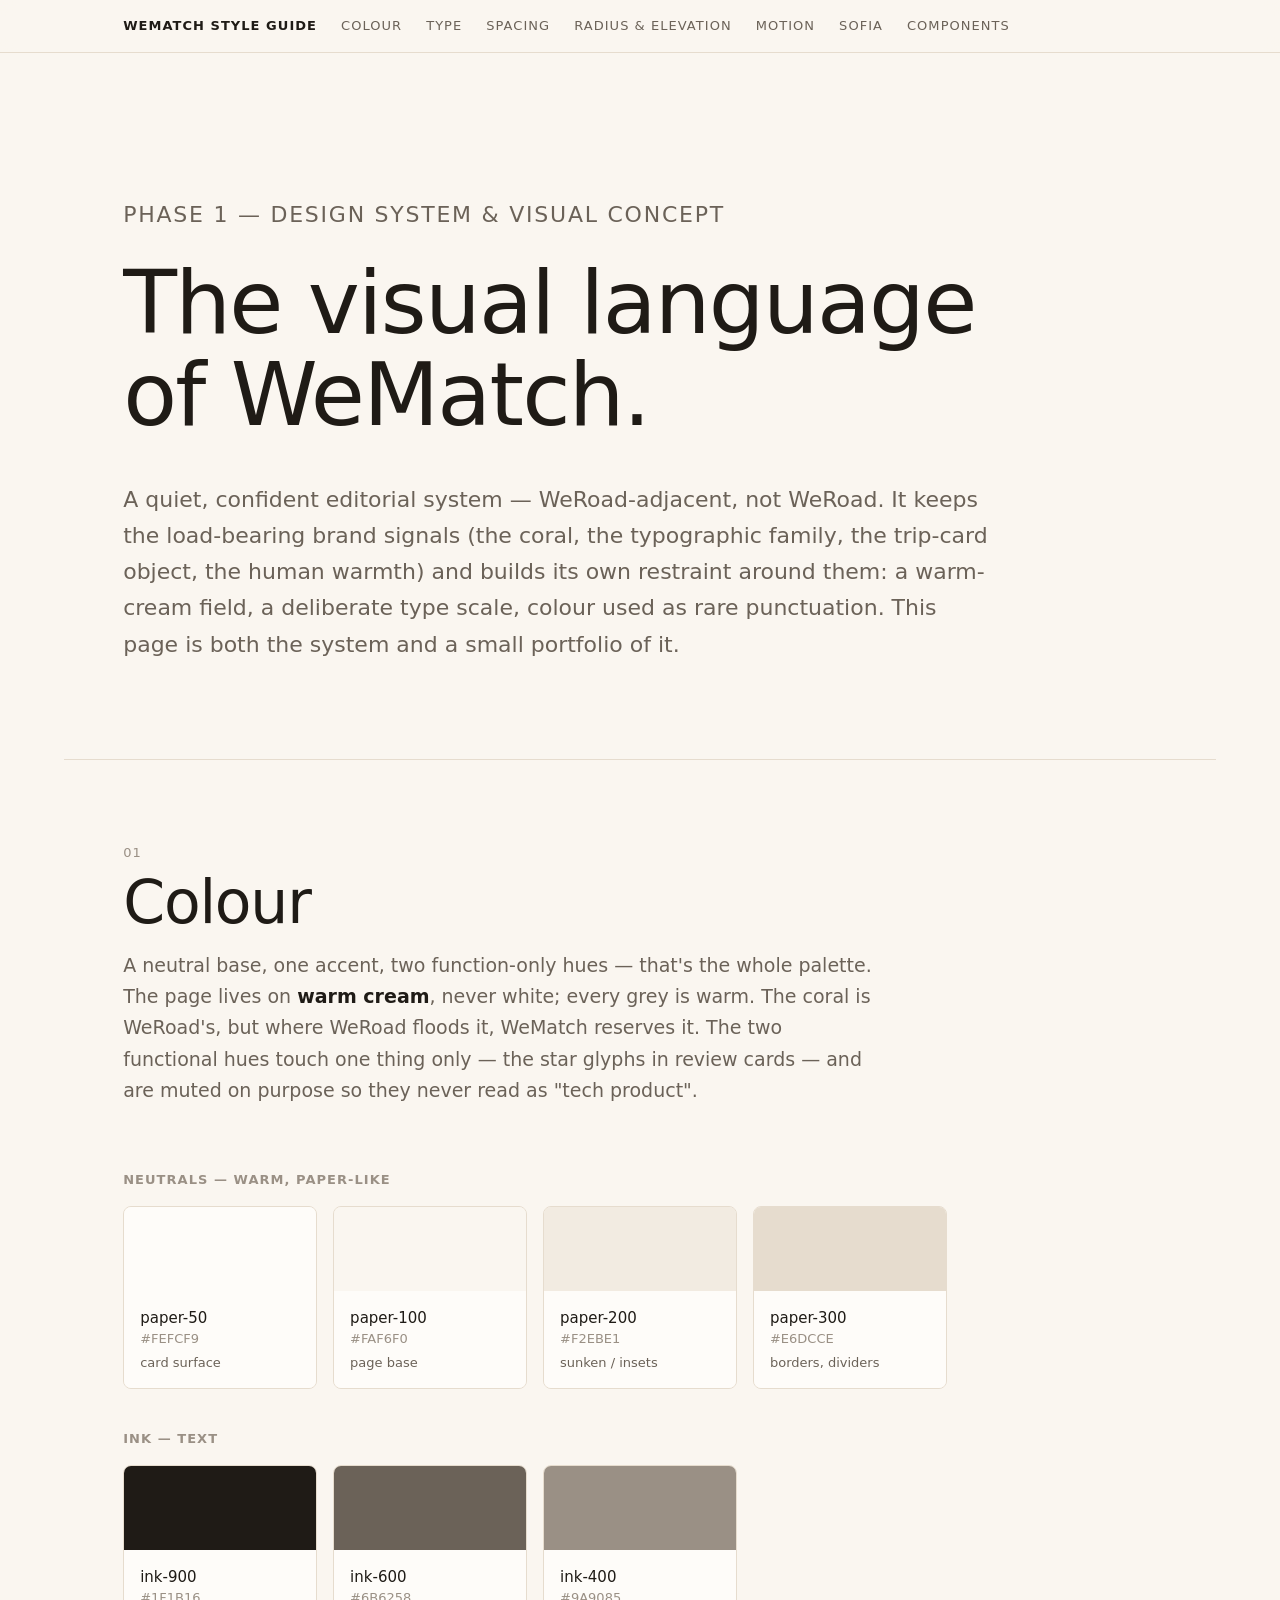
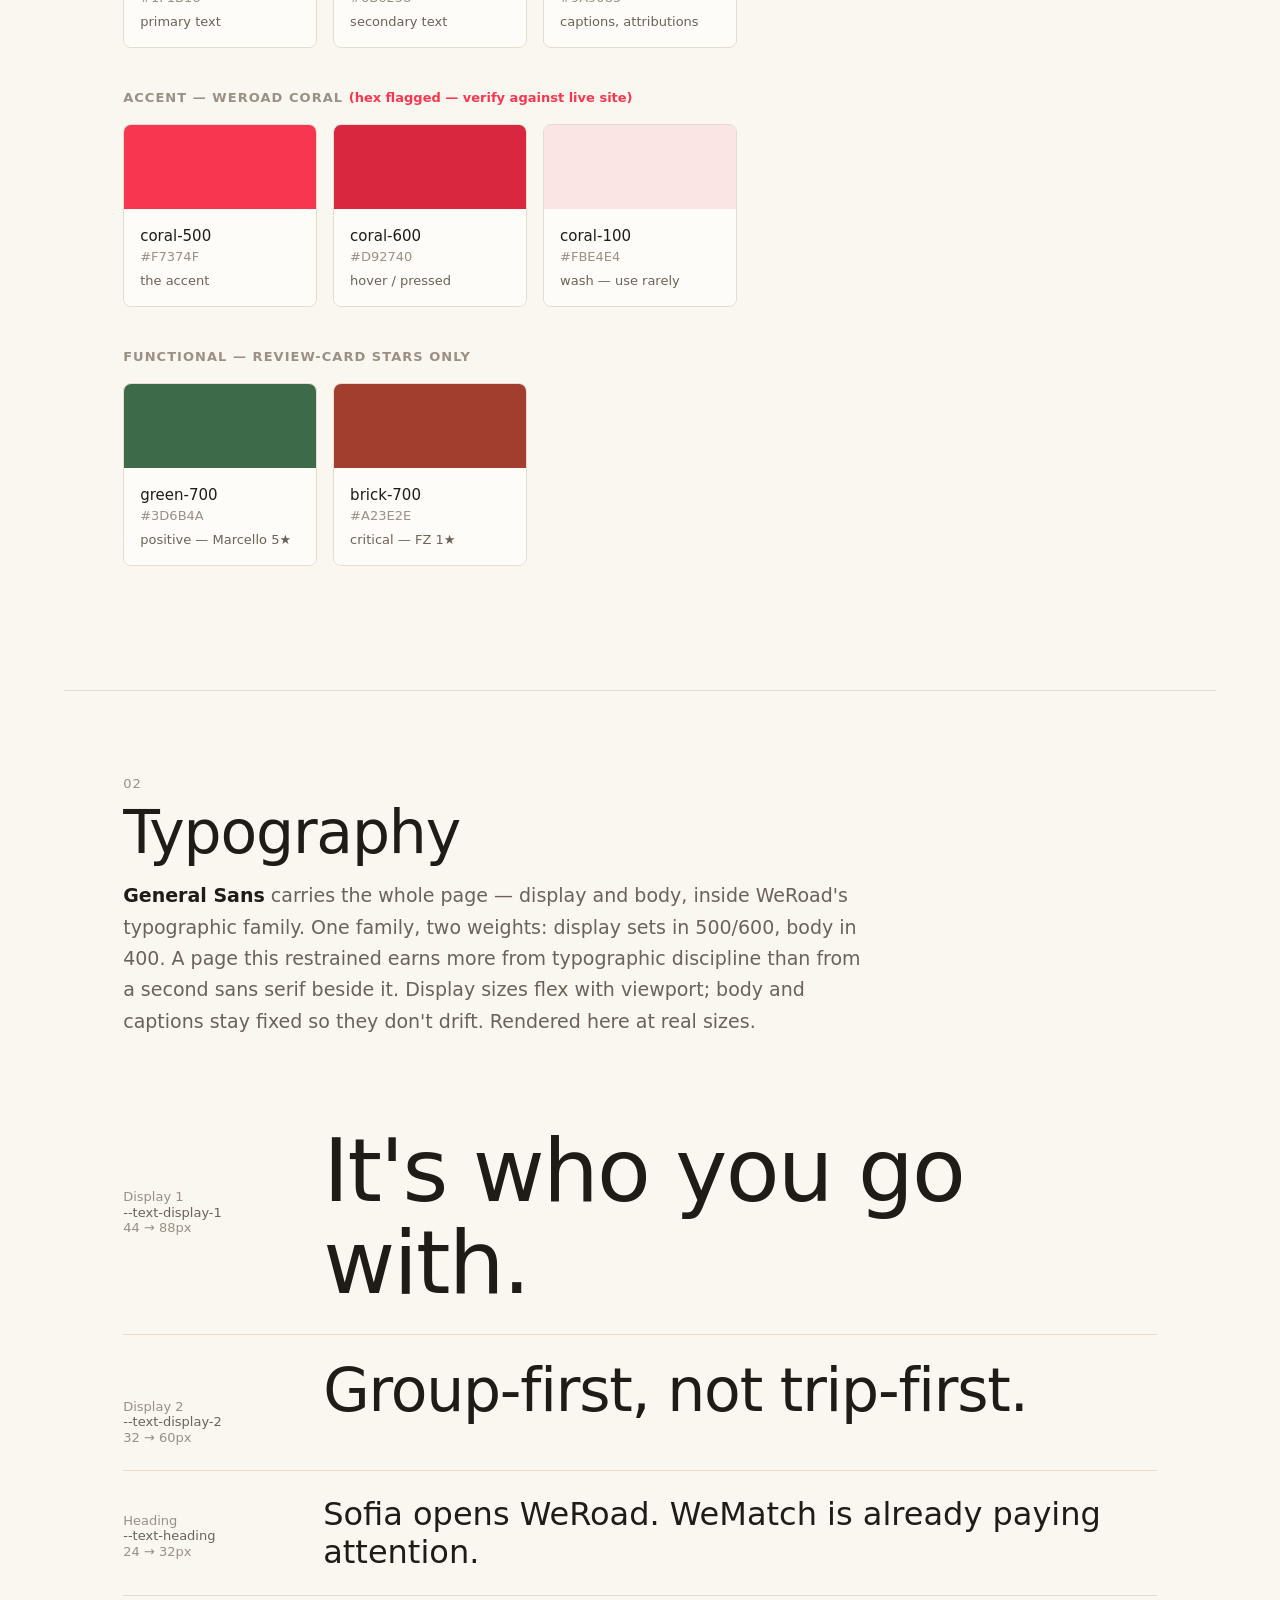
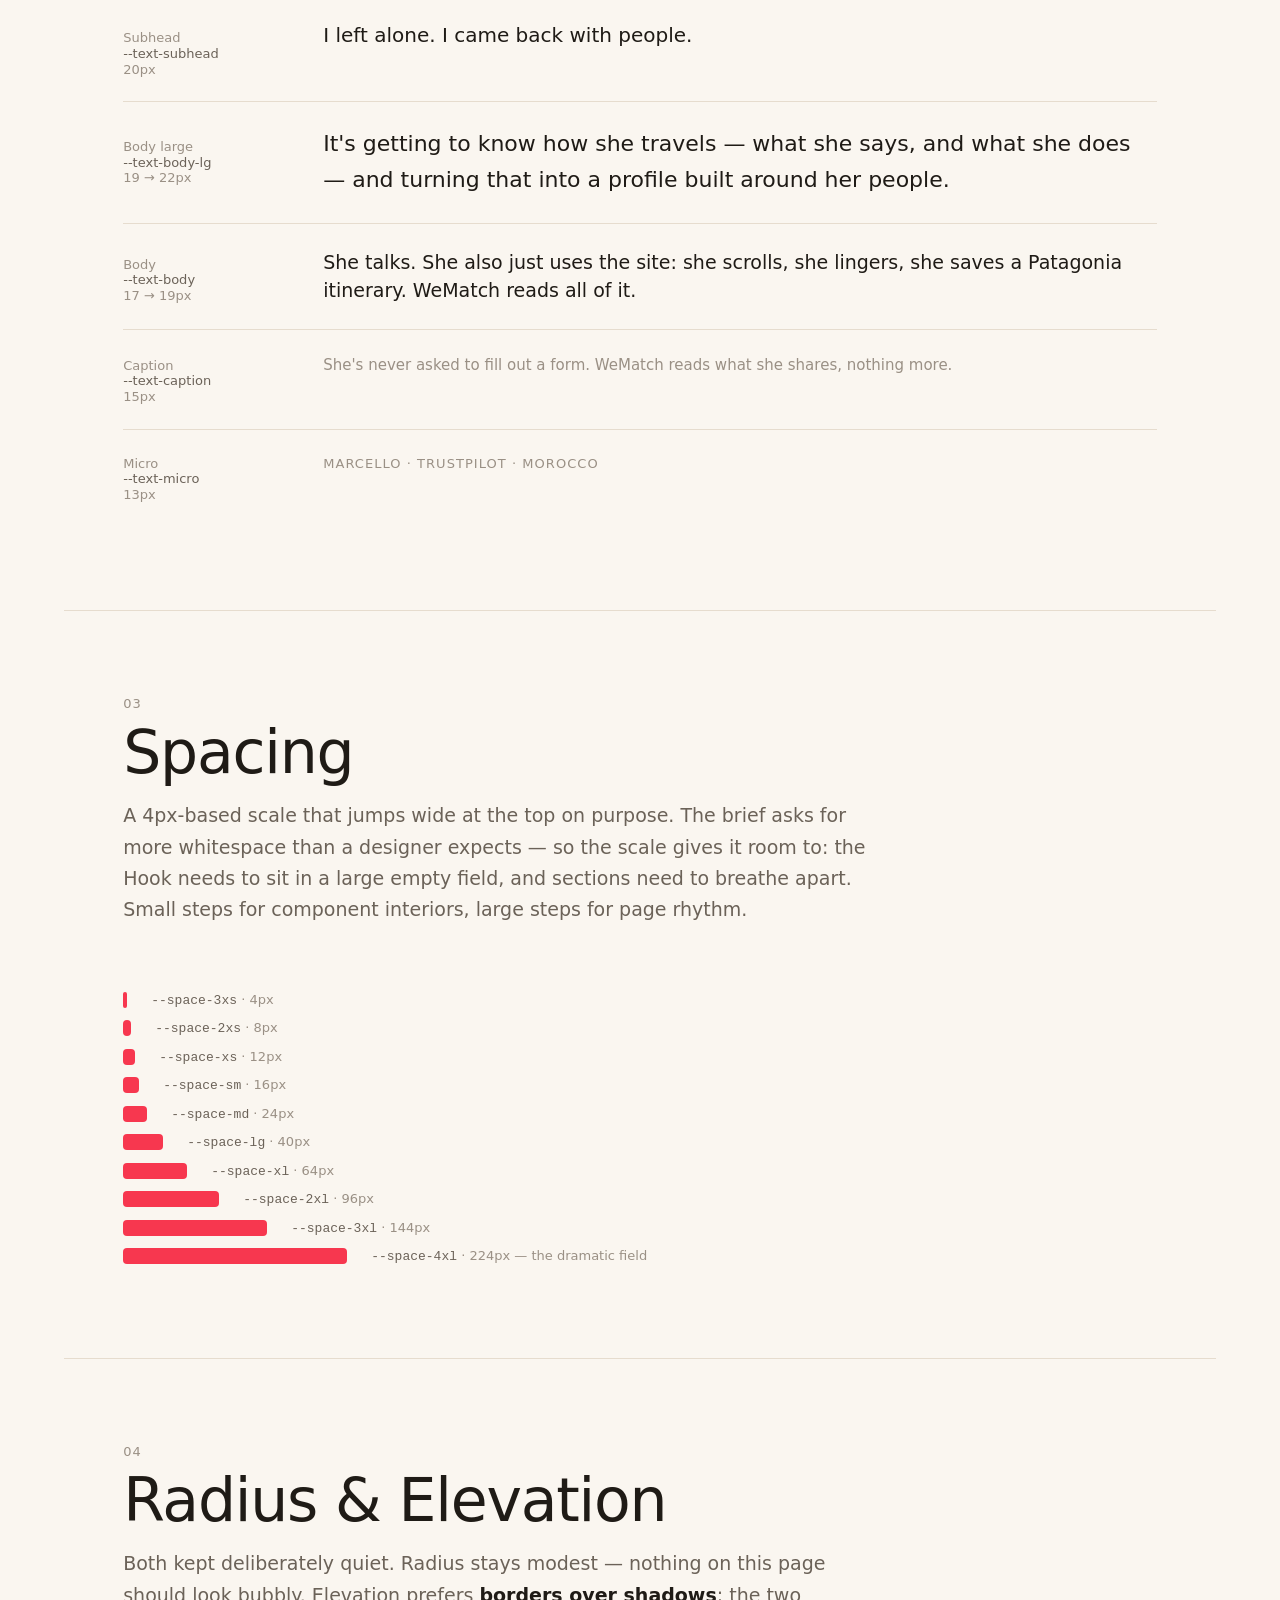
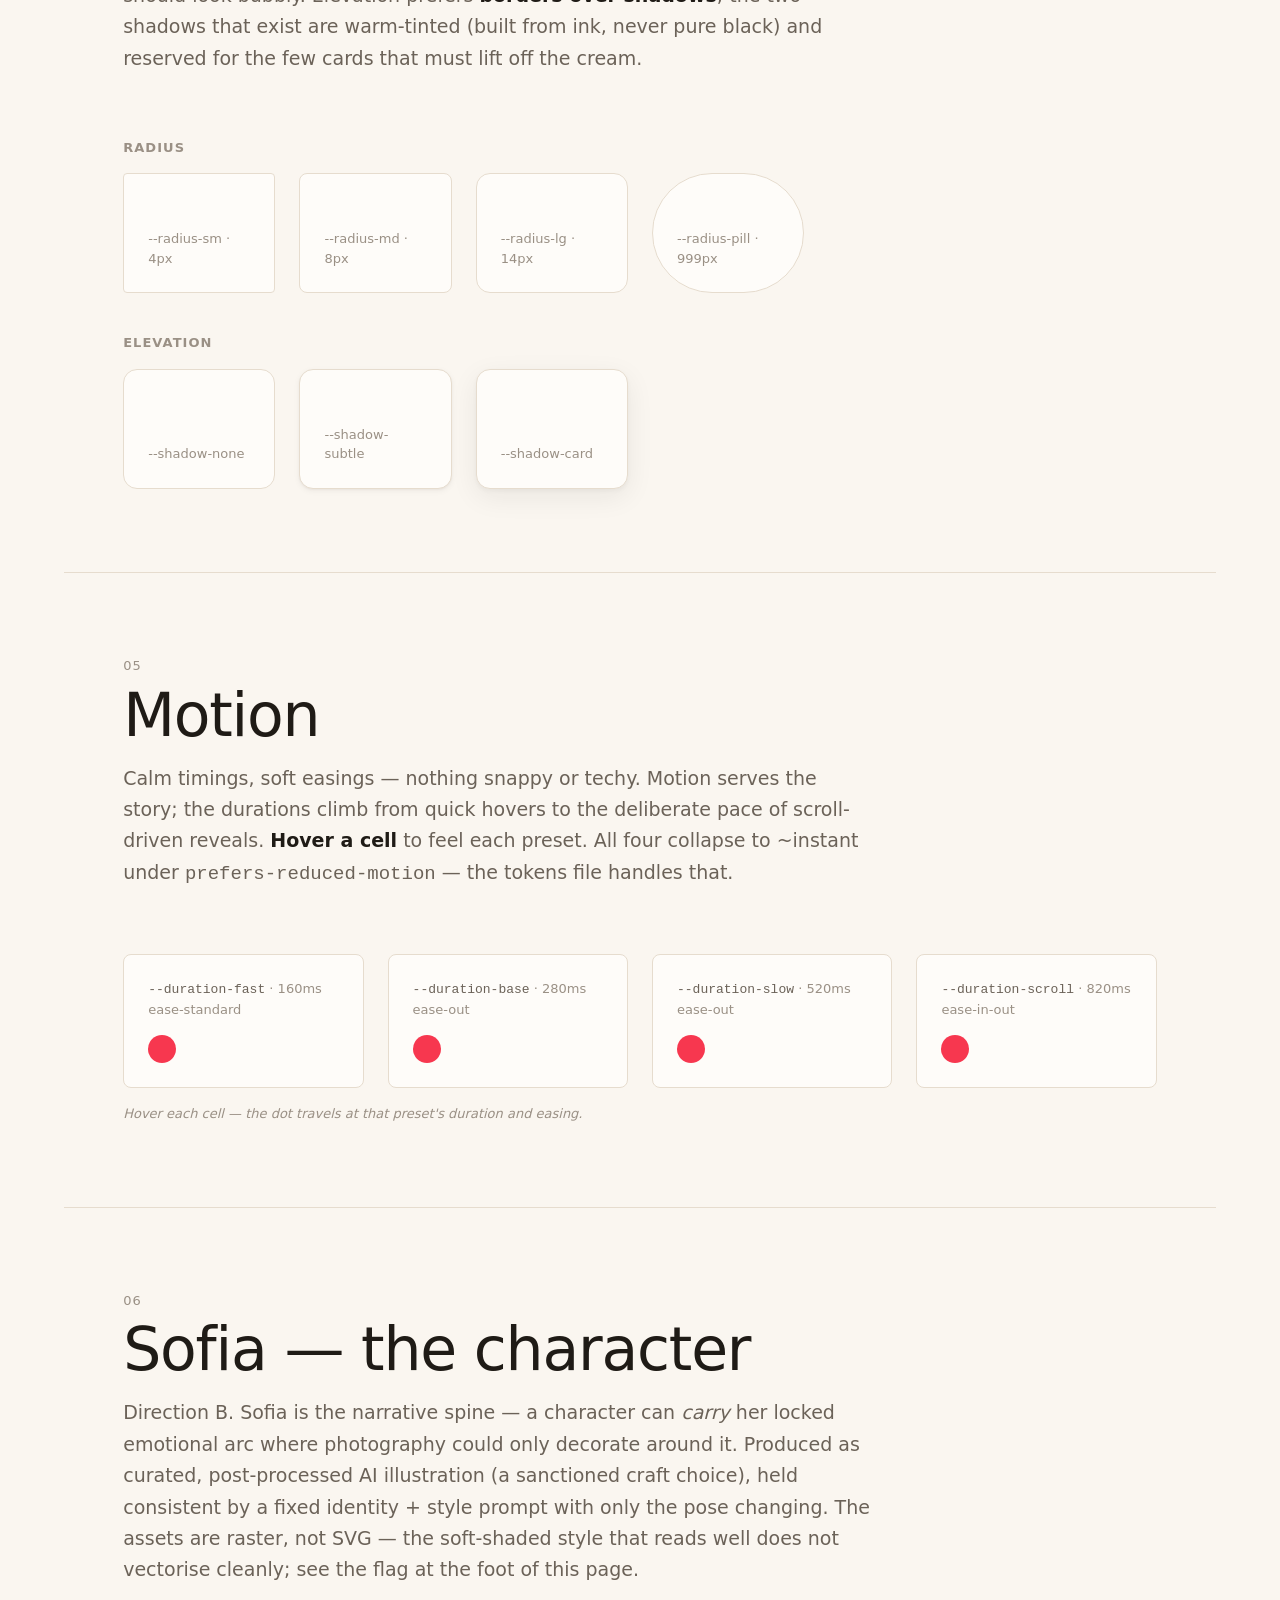
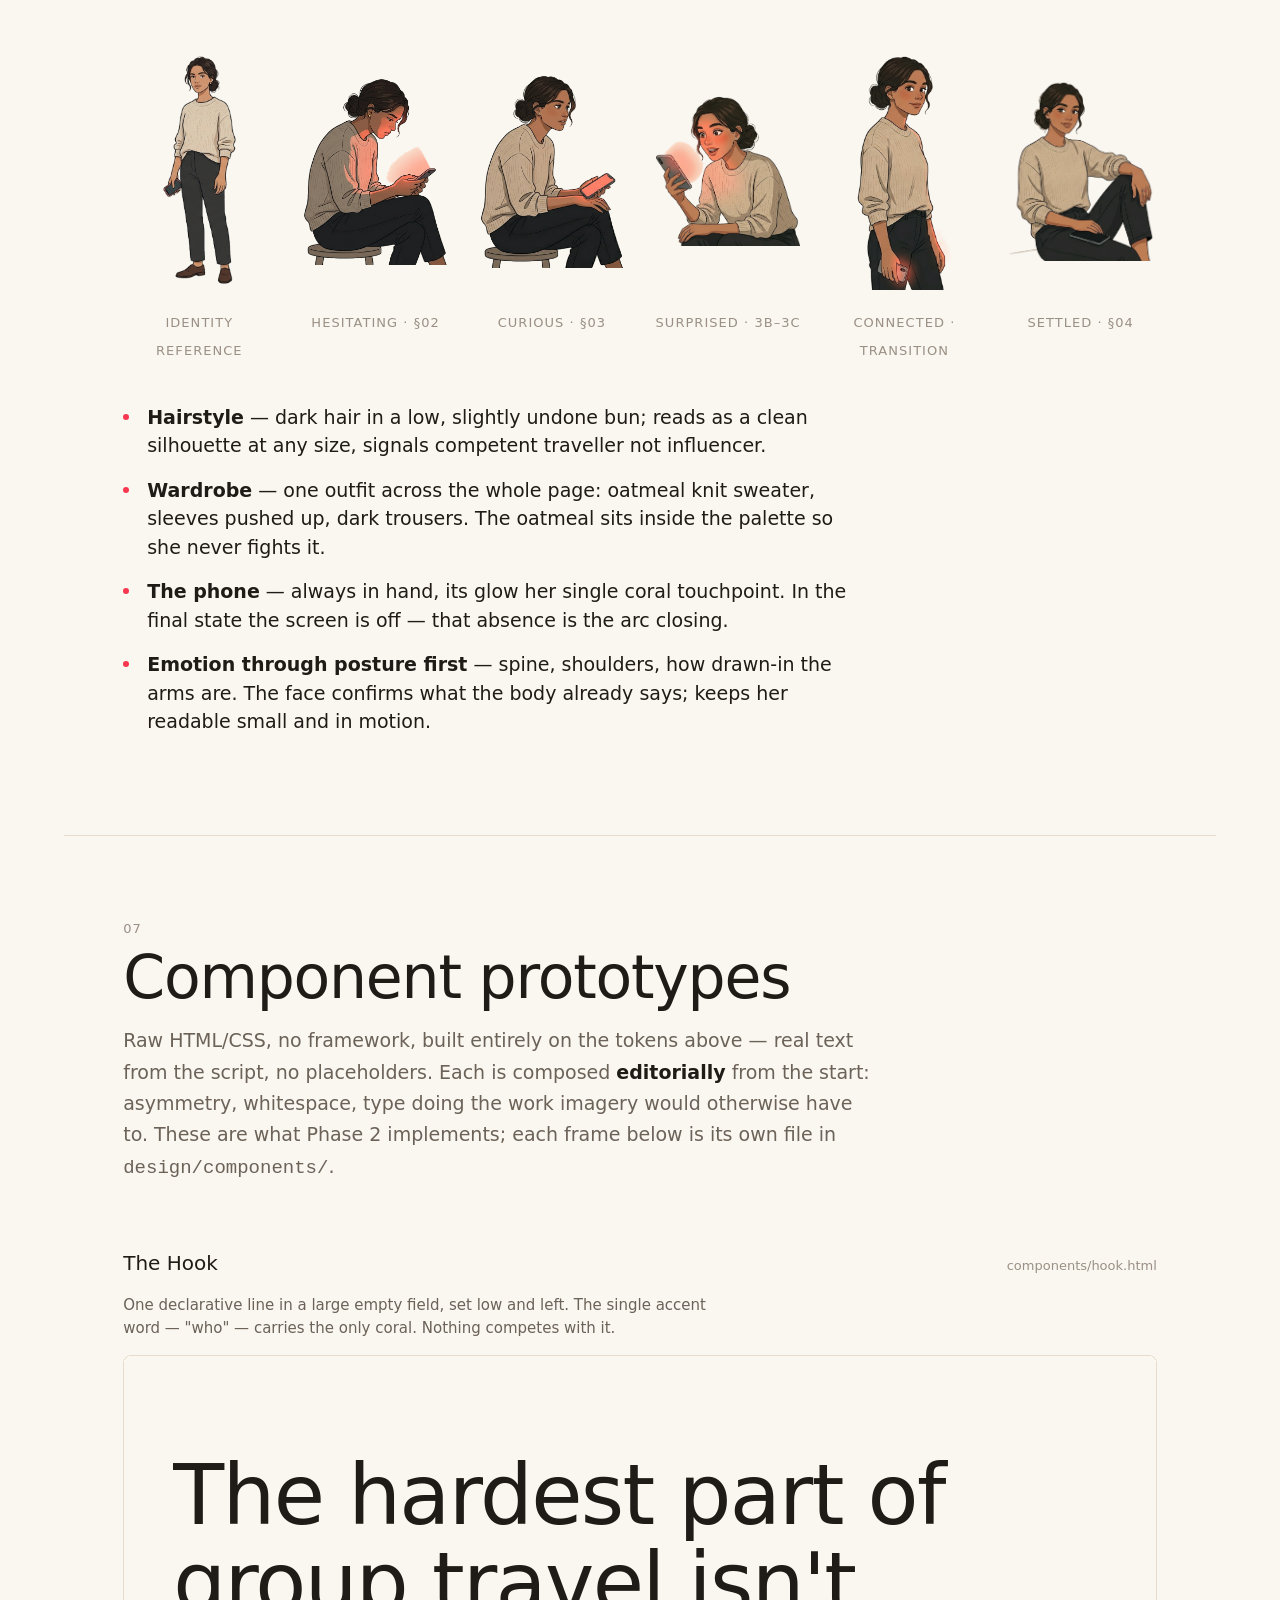
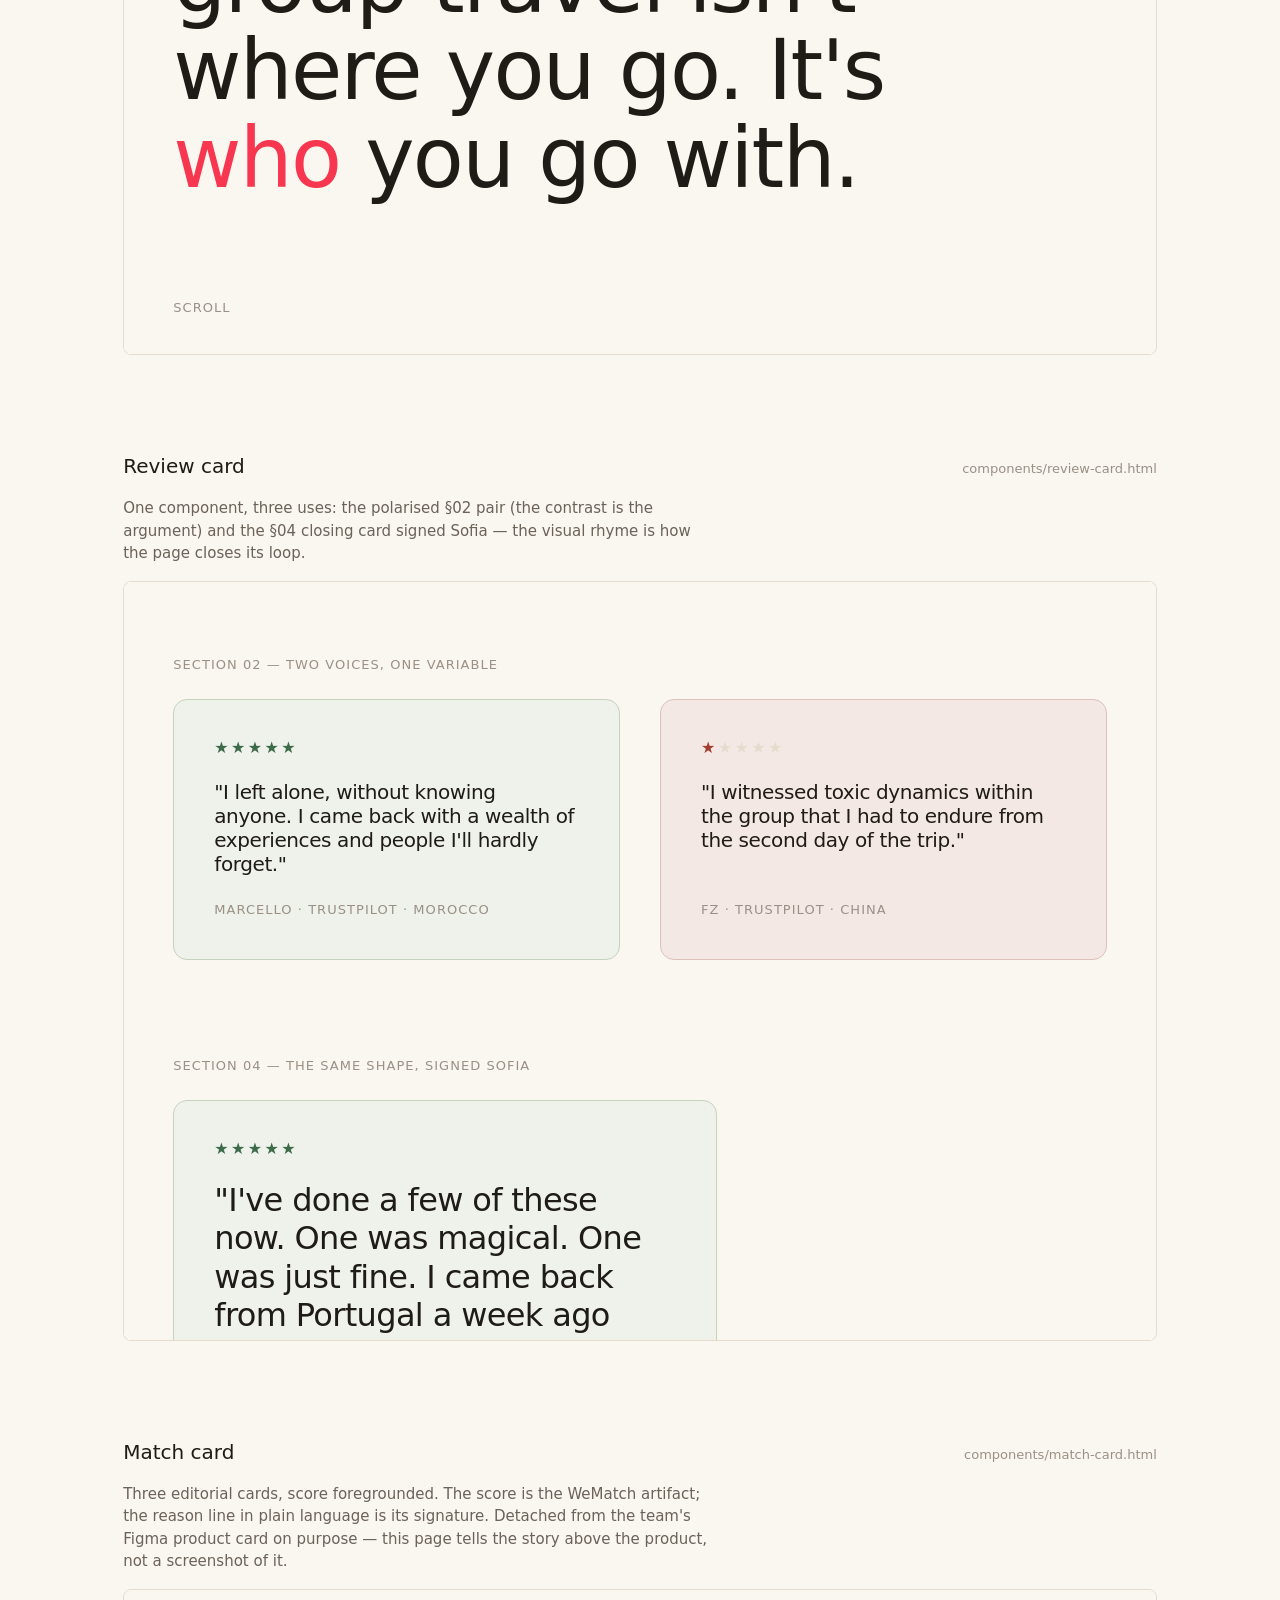
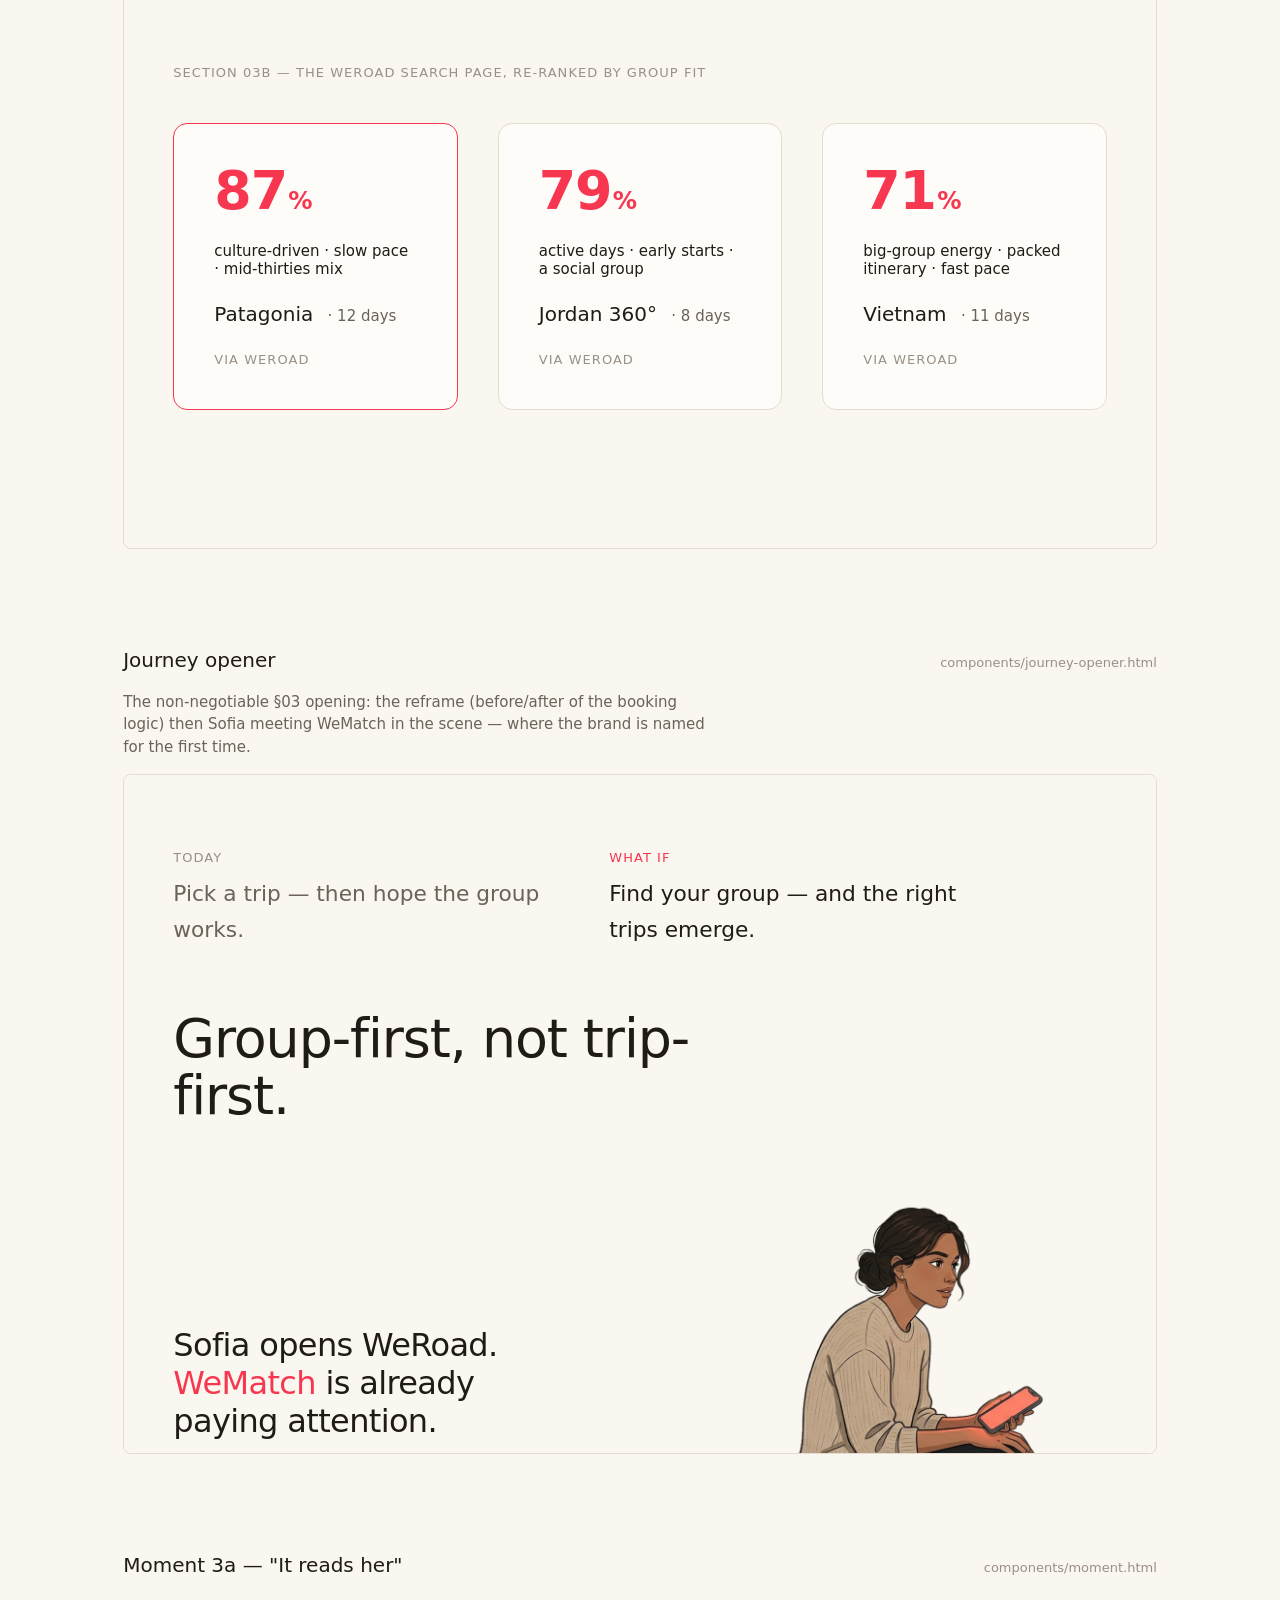
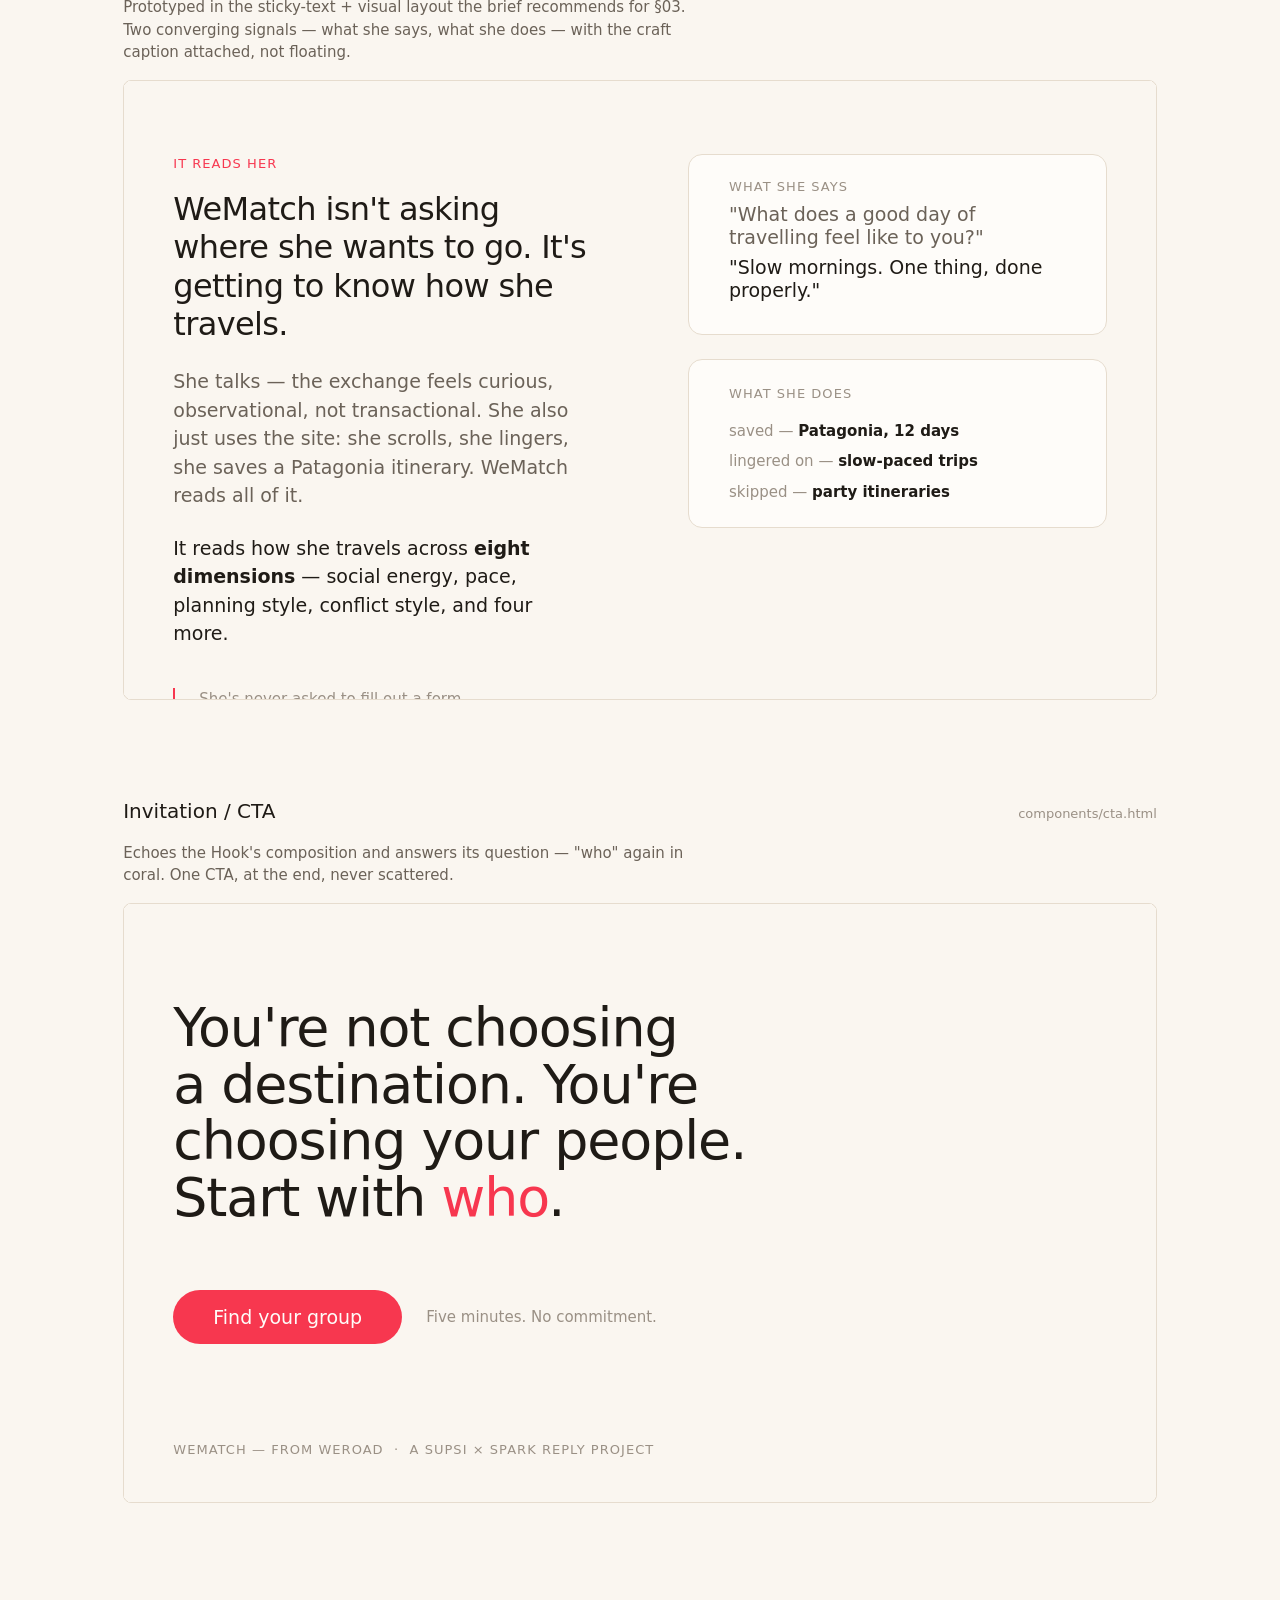
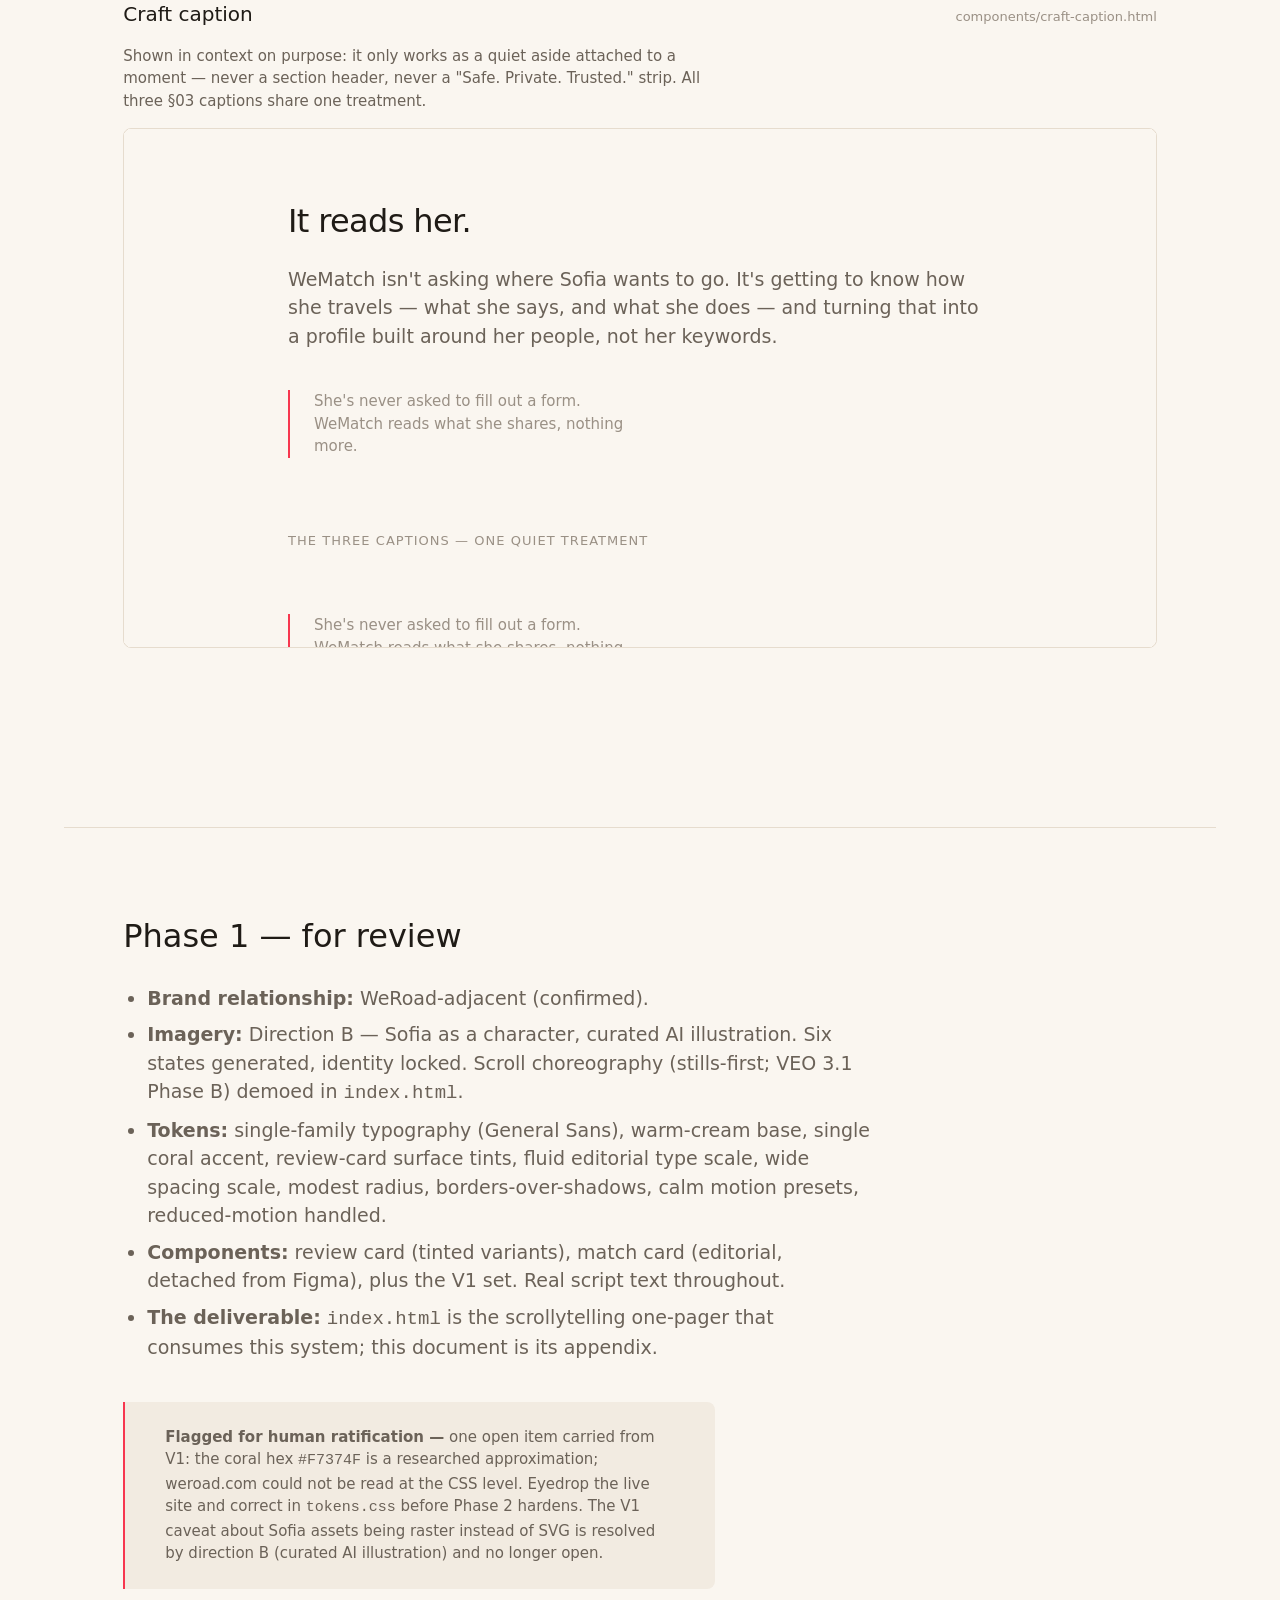
<file: design/style-guide.html>
<!DOCTYPE html>
<html lang="en">
<head>
<meta charset="UTF-8">
<meta name="viewport" content="width=device-width, initial-scale=1.0">
<title>WeMatch — Visual Style Guide (Phase 1)</title>
<link rel="preconnect" href="https://api.fontshare.com">
<link href="https://api.fontshare.com/v2/css?f[]=general-sans@400,500,600&display=swap" rel="stylesheet">
<link rel="stylesheet" href="tokens.css">
<style>
  *, *::before, *::after { box-sizing: border-box; margin: 0; padding: 0; }
  html { -webkit-text-size-adjust: 100%; scroll-behavior: smooth; }
  body {
    font-family: var(--font-body);
    font-size: var(--text-body);
    line-height: var(--leading-normal);
    color: var(--color-text-primary);
    background: var(--color-bg);
    -webkit-font-smoothing: antialiased;
  }
  img { display: block; max-width: 100%; height: auto; }

  .wrap { max-width: var(--content-max); margin-inline: auto; padding-inline: var(--page-gutter); }

  /* --- Page nav --- */
  .nav {
    position: sticky; top: 0; z-index: var(--z-sticky);
    background: color-mix(in srgb, var(--color-bg) 88%, transparent);
    backdrop-filter: blur(8px);
    border-bottom: 1px solid var(--color-border);
  }
  .nav .wrap { display: flex; gap: var(--space-md); flex-wrap: wrap; padding-block: var(--space-sm); }
  .nav a {
    font-size: var(--text-micro);
    letter-spacing: var(--tracking-wide);
    text-transform: uppercase;
    color: var(--color-text-secondary);
    text-decoration: none;
  }
  .nav a:hover { color: var(--color-accent); }
  .nav a:first-child { color: var(--color-text-primary); font-weight: var(--font-weight-semibold); }

  /* --- Masthead --- */
  .masthead { padding-block: var(--space-3xl) var(--space-2xl); }
  .masthead__eyebrow {
    font-size: var(--text-micro);
    letter-spacing: var(--tracking-wide);
    text-transform: uppercase;
    color: var(--color-accent);
    margin-bottom: var(--space-md);
  }
  .masthead h1 {
    font-family: var(--font-display);
    font-weight: var(--font-weight-medium);
    font-size: var(--text-display-1);
    line-height: var(--leading-tight);
    letter-spacing: var(--tracking-tight);
    max-width: 16ch;
    margin-bottom: var(--space-lg);
  }
  .masthead p {
    font-size: var(--text-body-lg);
    color: var(--color-text-secondary);
    max-width: var(--measure);
    line-height: var(--leading-relaxed);
  }

  /* --- Section scaffold --- */
  section { padding-block: var(--section-gap-tight); border-top: 1px solid var(--color-border); }
  .section-head { margin-bottom: var(--space-xl); }
  .section-head h2 {
    font-family: var(--font-display);
    font-weight: var(--font-weight-medium);
    font-size: var(--text-display-2);
    line-height: var(--leading-tight);
    letter-spacing: var(--tracking-tight);
    margin-bottom: var(--space-sm);
  }
  .section-head .num {
    font-size: var(--text-micro);
    letter-spacing: var(--tracking-wide);
    color: var(--color-text-tertiary);
    display: block;
    margin-bottom: var(--space-2xs);
  }
  .annotation {
    font-size: var(--text-body);
    color: var(--color-text-secondary);
    max-width: var(--measure);
    line-height: var(--leading-relaxed);
  }
  .annotation strong { color: var(--color-text-primary); font-weight: var(--font-weight-semibold); }

  /* --- Colour swatches --- */
  .swatch-group { margin-bottom: var(--space-lg); }
  .swatch-group h3 {
    font-size: var(--text-micro);
    letter-spacing: var(--tracking-wide);
    text-transform: uppercase;
    color: var(--color-text-tertiary);
    margin-bottom: var(--space-sm);
  }
  .swatches { display: grid; grid-template-columns: repeat(auto-fill, minmax(180px, 1fr)); gap: var(--space-sm); }
  .swatch { border: 1px solid var(--color-border); border-radius: var(--radius-md); overflow: hidden; }
  .swatch__chip { height: 84px; }
  .swatch__meta { padding: var(--space-sm); background: var(--color-surface); }
  .swatch__name { font-weight: var(--font-weight-medium); font-size: var(--text-caption); }
  .swatch__hex { font-size: var(--text-micro); color: var(--color-text-tertiary); }
  .swatch__role { font-size: var(--text-micro); color: var(--color-text-secondary); margin-top: var(--space-3xs); }

  /* --- Type specimens --- */
  .type-row {
    display: grid; grid-template-columns: 160px 1fr; gap: var(--space-lg);
    padding-block: var(--space-md); border-bottom: 1px solid var(--color-border);
    align-items: baseline;
  }
  .type-row:last-child { border-bottom: none; }
  .type-meta { font-size: var(--text-micro); color: var(--color-text-tertiary); line-height: var(--leading-snug); }
  .type-meta code { color: var(--color-text-secondary); font-family: var(--font-body); }
  .t-display-1 { font-family: var(--font-display); font-weight: 500; font-size: var(--text-display-1); line-height: var(--leading-tight); letter-spacing: var(--tracking-tight); }
  .t-display-2 { font-family: var(--font-display); font-weight: 500; font-size: var(--text-display-2); line-height: var(--leading-tight); letter-spacing: var(--tracking-tight); }
  .t-heading   { font-family: var(--font-display); font-weight: 500; font-size: var(--text-heading); line-height: var(--leading-snug); }
  .t-subhead   { font-family: var(--font-display); font-weight: 500; font-size: var(--text-subhead); }
  .t-body-lg   { font-size: var(--text-body-lg); line-height: var(--leading-relaxed); }
  .t-body      { font-size: var(--text-body); line-height: var(--leading-normal); }
  .t-caption   { font-size: var(--text-caption); color: var(--color-text-tertiary); }
  .t-micro     { font-size: var(--text-micro); letter-spacing: var(--tracking-wide); text-transform: uppercase; color: var(--color-text-tertiary); }

  /* --- Spacing scale --- */
  .space-row { display: flex; align-items: center; gap: var(--space-md); margin-bottom: var(--space-2xs); }
  .space-bar { background: var(--color-accent); height: 16px; border-radius: var(--radius-sm); }
  .space-label { font-size: var(--text-micro); color: var(--color-text-tertiary); white-space: nowrap; }
  .space-label code { color: var(--color-text-secondary); }

  /* --- Radius + elevation --- */
  .spec-grid { display: grid; grid-template-columns: repeat(auto-fill, minmax(150px, 1fr)); gap: var(--space-md); }
  .spec {
    background: var(--color-surface); border: 1px solid var(--color-border);
    padding: var(--space-md); height: 120px;
    display: flex; align-items: flex-end;
  }
  .spec span { font-size: var(--text-micro); color: var(--color-text-tertiary); }
  .r-sm { border-radius: var(--radius-sm); }
  .r-md { border-radius: var(--radius-md); }
  .r-lg { border-radius: var(--radius-lg); }
  .r-pill { border-radius: var(--radius-pill); }
  .e-none { box-shadow: var(--shadow-none); }
  .e-subtle { box-shadow: var(--shadow-subtle); }
  .e-card { box-shadow: var(--shadow-card); }

  /* --- Motion specimens --- */
  .motion-grid { display: grid; grid-template-columns: repeat(auto-fill, minmax(200px, 1fr)); gap: var(--space-md); }
  .motion-cell {
    background: var(--color-surface); border: 1px solid var(--color-border);
    border-radius: var(--radius-md); padding: var(--space-md); cursor: pointer;
  }
  .motion-cell p { font-size: var(--text-micro); color: var(--color-text-tertiary); margin-bottom: var(--space-sm); }
  .motion-cell p code { color: var(--color-text-secondary); }
  .motion-dot {
    width: 28px; height: 28px; border-radius: var(--radius-pill);
    background: var(--color-accent); transform: translateX(0);
  }
  .motion-cell:hover .motion-dot { transform: translateX(calc(100% + var(--space-2xl))); }
  .m-fast .motion-dot   { transition: transform var(--duration-fast) var(--ease-standard); }
  .m-base .motion-dot   { transition: transform var(--duration-base) var(--ease-out); }
  .m-slow .motion-dot   { transition: transform var(--duration-slow) var(--ease-out); }
  .m-scroll .motion-dot { transition: transform var(--duration-scroll) var(--ease-in-out); }
  .hint { font-size: var(--text-micro); color: var(--color-text-tertiary); margin-top: var(--space-sm); font-style: italic; }

  /* --- Sofia --- */
  .sofia-grid { display: grid; grid-template-columns: repeat(auto-fill, minmax(150px, 1fr)); gap: var(--space-md); margin-bottom: var(--space-lg); }
  .sofia-cell { text-align: center; }
  .sofia-cell img { height: 240px; width: auto; margin: 0 auto var(--space-sm); object-fit: contain; }
  .sofia-cell span { font-size: var(--text-micro); letter-spacing: var(--tracking-wide); text-transform: uppercase; color: var(--color-text-tertiary); }
  .locked-list { max-width: var(--measure); }
  .locked-list li { margin-bottom: var(--space-sm); list-style: none; padding-left: var(--space-md); position: relative; }
  .locked-list li::before { content: ""; position: absolute; left: 0; top: 0.6em; width: 6px; height: 6px; background: var(--color-accent); border-radius: 50%; }
  .locked-list strong { font-weight: var(--font-weight-semibold); }

  /* --- Component frames --- */
  .component { margin-bottom: var(--space-2xl); }
  .component__label {
    display: flex; justify-content: space-between; align-items: baseline;
    margin-bottom: var(--space-sm); flex-wrap: wrap; gap: var(--space-2xs);
  }
  .component__label h3 { font-family: var(--font-display); font-weight: 500; font-size: var(--text-subhead); }
  .component__label .file { font-size: var(--text-micro); color: var(--color-text-tertiary); font-family: var(--font-body); }
  .component__note { font-size: var(--text-caption); color: var(--color-text-secondary); max-width: var(--measure); margin-bottom: var(--space-sm); }
  .component iframe {
    width: 100%; border: 1px solid var(--color-border); border-radius: var(--radius-md);
    background: var(--color-bg); display: block;
  }

  /* --- Footer / checkpoint --- */
  .closing-note { padding-block: var(--section-gap-tight) var(--space-3xl); border-top: 1px solid var(--color-border); }
  .closing-note h2 { font-family: var(--font-display); font-weight: 500; font-size: var(--text-heading); margin-bottom: var(--space-md); }
  .closing-note ul { max-width: var(--measure); padding-left: var(--space-md); }
  .closing-note li { margin-bottom: var(--space-2xs); color: var(--color-text-secondary); }
  .flag {
    margin-top: var(--space-lg); padding: var(--space-md) var(--space-lg);
    border-left: 2px solid var(--color-accent); background: var(--color-bg-sunken);
    border-radius: 0 var(--radius-md) var(--radius-md) 0;
    max-width: var(--measure); font-size: var(--text-caption); color: var(--color-text-secondary);
  }
</style>
</head>
<body>

  <nav class="nav">
    <div class="wrap">
      <a href="#top">WeMatch Style Guide</a>
      <a href="#colour">Colour</a>
      <a href="#type">Type</a>
      <a href="#space">Spacing</a>
      <a href="#form">Radius &amp; Elevation</a>
      <a href="#motion">Motion</a>
      <a href="#sofia">Sofia</a>
      <a href="#components">Components</a>
    </div>
  </nav>

  <header class="masthead wrap" id="top">
    <p class="masthead__eyebrow">Phase 1 — Design System &amp; Visual Concept</p>
    <h1>The visual language of WeMatch.</h1>
    <p>
      A quiet, confident editorial system — WeRoad-adjacent, not WeRoad. It keeps
      the load-bearing brand signals (the coral, the typographic family, the
      trip-card object, the human warmth) and builds its own restraint around
      them: a warm-cream field, a deliberate type scale, colour used as rare
      punctuation. This page is both the system and a small portfolio of it.
    </p>
  </header>

  <!-- ===================== COLOUR ===================== -->
  <section id="colour" class="wrap">
    <div class="section-head">
      <span class="num">01</span>
      <h2>Colour</h2>
      <p class="annotation">
        A neutral base, one accent, two function-only hues — that's the whole
        palette. The page lives on <strong>warm cream</strong>, never white;
        every grey is warm. The coral is WeRoad's, but where WeRoad floods it,
        WeMatch reserves it. The two functional hues touch one thing only — the
        star glyphs in review cards — and are muted on purpose so they never
        read as "tech product".
      </p>
    </div>

    <div class="swatch-group">
      <h3>Neutrals — warm, paper-like</h3>
      <div class="swatches">
        <div class="swatch"><div class="swatch__chip" style="background:#FEFCF9"></div><div class="swatch__meta"><div class="swatch__name">paper-50</div><div class="swatch__hex">#FEFCF9</div><div class="swatch__role">card surface</div></div></div>
        <div class="swatch"><div class="swatch__chip" style="background:#FAF6F0"></div><div class="swatch__meta"><div class="swatch__name">paper-100</div><div class="swatch__hex">#FAF6F0</div><div class="swatch__role">page base</div></div></div>
        <div class="swatch"><div class="swatch__chip" style="background:#F2EBE1"></div><div class="swatch__meta"><div class="swatch__name">paper-200</div><div class="swatch__hex">#F2EBE1</div><div class="swatch__role">sunken / insets</div></div></div>
        <div class="swatch"><div class="swatch__chip" style="background:#E6DCCE"></div><div class="swatch__meta"><div class="swatch__name">paper-300</div><div class="swatch__hex">#E6DCCE</div><div class="swatch__role">borders, dividers</div></div></div>
      </div>
    </div>

    <div class="swatch-group">
      <h3>Ink — text</h3>
      <div class="swatches">
        <div class="swatch"><div class="swatch__chip" style="background:#1F1B16"></div><div class="swatch__meta"><div class="swatch__name">ink-900</div><div class="swatch__hex">#1F1B16</div><div class="swatch__role">primary text</div></div></div>
        <div class="swatch"><div class="swatch__chip" style="background:#6B6258"></div><div class="swatch__meta"><div class="swatch__name">ink-600</div><div class="swatch__hex">#6B6258</div><div class="swatch__role">secondary text</div></div></div>
        <div class="swatch"><div class="swatch__chip" style="background:#9A9085"></div><div class="swatch__meta"><div class="swatch__name">ink-400</div><div class="swatch__hex">#9A9085</div><div class="swatch__role">captions, attributions</div></div></div>
      </div>
    </div>

    <div class="swatch-group">
      <h3>Accent — WeRoad coral <span style="text-transform:none;letter-spacing:0;color:var(--color-accent)">(hex flagged — verify against live site)</span></h3>
      <div class="swatches">
        <div class="swatch"><div class="swatch__chip" style="background:#F7374F"></div><div class="swatch__meta"><div class="swatch__name">coral-500</div><div class="swatch__hex">#F7374F</div><div class="swatch__role">the accent</div></div></div>
        <div class="swatch"><div class="swatch__chip" style="background:#D92740"></div><div class="swatch__meta"><div class="swatch__name">coral-600</div><div class="swatch__hex">#D92740</div><div class="swatch__role">hover / pressed</div></div></div>
        <div class="swatch"><div class="swatch__chip" style="background:#FBE4E4"></div><div class="swatch__meta"><div class="swatch__name">coral-100</div><div class="swatch__hex">#FBE4E4</div><div class="swatch__role">wash — use rarely</div></div></div>
      </div>
    </div>

    <div class="swatch-group">
      <h3>Functional — review-card stars only</h3>
      <div class="swatches">
        <div class="swatch"><div class="swatch__chip" style="background:#3D6B4A"></div><div class="swatch__meta"><div class="swatch__name">green-700</div><div class="swatch__hex">#3D6B4A</div><div class="swatch__role">positive — Marcello 5★</div></div></div>
        <div class="swatch"><div class="swatch__chip" style="background:#A23E2E"></div><div class="swatch__meta"><div class="swatch__name">brick-700</div><div class="swatch__hex">#A23E2E</div><div class="swatch__role">critical — FZ 1★</div></div></div>
      </div>
    </div>
  </section>

  <!-- ===================== TYPE ===================== -->
  <section id="type" class="wrap">
    <div class="section-head">
      <span class="num">02</span>
      <h2>Typography</h2>
      <p class="annotation">
        <strong>General Sans</strong> carries the whole page — display and
        body, inside WeRoad's typographic family. One family, two weights:
        display sets in 500/600, body in 400. A page this restrained earns
        more from typographic discipline than from a second sans serif
        beside it. Display sizes flex with viewport; body and captions
        stay fixed so they don't drift. Rendered here at real sizes.
      </p>
    </div>

    <div class="type-row">
      <div class="type-meta">Display 1<br><code>--text-display-1</code><br>44 → 88px</div>
      <div class="t-display-1">It's who you go with.</div>
    </div>
    <div class="type-row">
      <div class="type-meta">Display 2<br><code>--text-display-2</code><br>32 → 60px</div>
      <div class="t-display-2">Group-first, not trip-first.</div>
    </div>
    <div class="type-row">
      <div class="type-meta">Heading<br><code>--text-heading</code><br>24 → 32px</div>
      <div class="t-heading">Sofia opens WeRoad. WeMatch is already paying attention.</div>
    </div>
    <div class="type-row">
      <div class="type-meta">Subhead<br><code>--text-subhead</code><br>20px</div>
      <div class="t-subhead">I left alone. I came back with people.</div>
    </div>
    <div class="type-row">
      <div class="type-meta">Body large<br><code>--text-body-lg</code><br>19 → 22px</div>
      <div class="t-body-lg">It's getting to know how she travels — what she says, and what she does — and turning that into a profile built around her people.</div>
    </div>
    <div class="type-row">
      <div class="type-meta">Body<br><code>--text-body</code><br>17 → 19px</div>
      <div class="t-body">She talks. She also just uses the site: she scrolls, she lingers, she saves a Patagonia itinerary. WeMatch reads all of it.</div>
    </div>
    <div class="type-row">
      <div class="type-meta">Caption<br><code>--text-caption</code><br>15px</div>
      <div class="t-caption">She's never asked to fill out a form. WeMatch reads what she shares, nothing more.</div>
    </div>
    <div class="type-row">
      <div class="type-meta">Micro<br><code>--text-micro</code><br>13px</div>
      <div class="t-micro">Marcello · Trustpilot · Morocco</div>
    </div>
  </section>

  <!-- ===================== SPACING ===================== -->
  <section id="space" class="wrap">
    <div class="section-head">
      <span class="num">03</span>
      <h2>Spacing</h2>
      <p class="annotation">
        A 4px-based scale that jumps wide at the top on purpose. The brief asks
        for more whitespace than a designer expects — so the scale gives it
        room to: the Hook needs to sit in a large empty field, and sections
        need to breathe apart. Small steps for component interiors, large steps
        for page rhythm.
      </p>
    </div>
    <div class="space-row"><div class="space-bar" style="width:4px"></div><div class="space-label"><code>--space-3xs</code> · 4px</div></div>
    <div class="space-row"><div class="space-bar" style="width:8px"></div><div class="space-label"><code>--space-2xs</code> · 8px</div></div>
    <div class="space-row"><div class="space-bar" style="width:12px"></div><div class="space-label"><code>--space-xs</code> · 12px</div></div>
    <div class="space-row"><div class="space-bar" style="width:16px"></div><div class="space-label"><code>--space-sm</code> · 16px</div></div>
    <div class="space-row"><div class="space-bar" style="width:24px"></div><div class="space-label"><code>--space-md</code> · 24px</div></div>
    <div class="space-row"><div class="space-bar" style="width:40px"></div><div class="space-label"><code>--space-lg</code> · 40px</div></div>
    <div class="space-row"><div class="space-bar" style="width:64px"></div><div class="space-label"><code>--space-xl</code> · 64px</div></div>
    <div class="space-row"><div class="space-bar" style="width:96px"></div><div class="space-label"><code>--space-2xl</code> · 96px</div></div>
    <div class="space-row"><div class="space-bar" style="width:144px"></div><div class="space-label"><code>--space-3xl</code> · 144px</div></div>
    <div class="space-row"><div class="space-bar" style="width:224px"></div><div class="space-label"><code>--space-4xl</code> · 224px — the dramatic field</div></div>
  </section>

  <!-- ===================== RADIUS & ELEVATION ===================== -->
  <section id="form" class="wrap">
    <div class="section-head">
      <span class="num">04</span>
      <h2>Radius &amp; Elevation</h2>
      <p class="annotation">
        Both kept deliberately quiet. Radius stays modest — nothing on this page
        should look bubbly. Elevation prefers <strong>borders over shadows</strong>;
        the two shadows that exist are warm-tinted (built from ink, never pure
        black) and reserved for the few cards that must lift off the cream.
      </p>
    </div>
    <h3 style="font-size:var(--text-micro);letter-spacing:var(--tracking-wide);text-transform:uppercase;color:var(--color-text-tertiary);margin-bottom:var(--space-sm)">Radius</h3>
    <div class="spec-grid" style="margin-bottom:var(--space-lg)">
      <div class="spec r-sm"><span>--radius-sm · 4px</span></div>
      <div class="spec r-md"><span>--radius-md · 8px</span></div>
      <div class="spec r-lg"><span>--radius-lg · 14px</span></div>
      <div class="spec r-pill"><span>--radius-pill · 999px</span></div>
    </div>
    <h3 style="font-size:var(--text-micro);letter-spacing:var(--tracking-wide);text-transform:uppercase;color:var(--color-text-tertiary);margin-bottom:var(--space-sm)">Elevation</h3>
    <div class="spec-grid">
      <div class="spec r-lg e-none"><span>--shadow-none</span></div>
      <div class="spec r-lg e-subtle"><span>--shadow-subtle</span></div>
      <div class="spec r-lg e-card"><span>--shadow-card</span></div>
    </div>
  </section>

  <!-- ===================== MOTION ===================== -->
  <section id="motion" class="wrap">
    <div class="section-head">
      <span class="num">05</span>
      <h2>Motion</h2>
      <p class="annotation">
        Calm timings, soft easings — nothing snappy or techy. Motion serves the
        story; the durations climb from quick hovers to the deliberate pace of
        scroll-driven reveals. <strong>Hover a cell</strong> to feel each preset.
        All four collapse to ~instant under <code>prefers-reduced-motion</code> —
        the tokens file handles that.
      </p>
    </div>
    <div class="motion-grid">
      <div class="motion-cell m-fast"><p><code>--duration-fast</code> · 160ms<br>ease-standard</p><div class="motion-dot"></div></div>
      <div class="motion-cell m-base"><p><code>--duration-base</code> · 280ms<br>ease-out</p><div class="motion-dot"></div></div>
      <div class="motion-cell m-slow"><p><code>--duration-slow</code> · 520ms<br>ease-out</p><div class="motion-dot"></div></div>
      <div class="motion-cell m-scroll"><p><code>--duration-scroll</code> · 820ms<br>ease-in-out</p><div class="motion-dot"></div></div>
    </div>
    <p class="hint">Hover each cell — the dot travels at that preset's duration and easing.</p>
  </section>

  <!-- ===================== SOFIA ===================== -->
  <section id="sofia" class="wrap">
    <div class="section-head">
      <span class="num">06</span>
      <h2>Sofia — the character</h2>
      <p class="annotation">
        Direction B. Sofia is the narrative spine — a character can <em>carry</em>
        her locked emotional arc where photography could only decorate around it.
        Produced as curated, post-processed AI illustration (a sanctioned craft
        choice), held consistent by a fixed identity + style prompt with only the
        pose changing. The assets are raster, not SVG — the soft-shaded style
        that reads well does not vectorise cleanly; see the flag at the foot of
        this page.
      </p>
    </div>

    <div class="sofia-grid">
      <div class="sofia-cell"><img src="sofia/sofia-identity-cutout-2x.webp" alt="Sofia, neutral reference pose"><span>Identity reference</span></div>
      <div class="sofia-cell"><img src="sofia/sofia-hesitating-cutout-2x.webp" alt="Sofia hunched over her phone, hesitating"><span>Hesitating · §02</span></div>
      <div class="sofia-cell"><img src="sofia/sofia-curious-cutout-2x.webp" alt="Sofia looking up from her phone, curious"><span>Curious · §03</span></div>
      <div class="sofia-cell"><img src="sofia/sofia-surprised-v2-cutout-2x.webp" alt="Sofia surprised, caught off guard at being understood"><span>Surprised · 3b–3c</span></div>
      <div class="sofia-cell"><img src="sofia/sofia-connected.webp" alt="Sofia relaxed, turned toward others on the trip"><span>Connected · transition</span></div>
      <div class="sofia-cell"><img src="sofia/sofia-settled-cutout-2x.webp" alt="Sofia settled and at ease, phone dark"><span>Settled · §04</span></div>
    </div>

    <ul class="locked-list">
      <li><strong>Hairstyle</strong> — dark hair in a low, slightly undone bun; reads as a clean silhouette at any size, signals competent traveller not influencer.</li>
      <li><strong>Wardrobe</strong> — one outfit across the whole page: oatmeal knit sweater, sleeves pushed up, dark trousers. The oatmeal sits inside the palette so she never fights it.</li>
      <li><strong>The phone</strong> — always in hand, its glow her single coral touchpoint. In the final state the screen is off — that absence is the arc closing.</li>
      <li><strong>Emotion through posture first</strong> — spine, shoulders, how drawn-in the arms are. The face confirms what the body already says; keeps her readable small and in motion.</li>
    </ul>
  </section>

  <!-- ===================== COMPONENTS ===================== -->
  <section id="components" class="wrap">
    <div class="section-head">
      <span class="num">07</span>
      <h2>Component prototypes</h2>
      <p class="annotation">
        Raw HTML/CSS, no framework, built entirely on the tokens above — real
        text from the script, no placeholders. Each is composed
        <strong>editorially</strong> from the start: asymmetry, whitespace,
        type doing the work imagery would otherwise have to. These are what
        Phase 2 implements; each frame below is its own file in
        <code>design/components/</code>.
      </p>
    </div>

    <div class="component">
      <div class="component__label"><h3>The Hook</h3><span class="file">components/hook.html</span></div>
      <p class="component__note">One declarative line in a large empty field, set low and left. The single accent word — "who" — carries the only coral. Nothing competes with it.</p>
      <iframe src="components/hook.html" style="height:600px" title="Hook component"></iframe>
    </div>

    <div class="component">
      <div class="component__label"><h3>Review card</h3><span class="file">components/review-card.html</span></div>
      <p class="component__note">One component, three uses: the polarised §02 pair (the contrast is the argument) and the §04 closing card signed Sofia — the visual rhyme is how the page closes its loop.</p>
      <iframe src="components/review-card.html" style="height:760px" title="Review card component"></iframe>
    </div>

    <div class="component">
      <div class="component__label"><h3>Match card</h3><span class="file">components/match-card.html</span></div>
      <p class="component__note">Three editorial cards, score foregrounded. The score is the WeMatch artifact; the reason line in plain language is its signature. Detached from the team's Figma product card on purpose — this page tells the story above the product, not a screenshot of it.</p>
      <iframe src="components/match-card.html" style="height:560px" title="Match card component"></iframe>
    </div>

    <div class="component">
      <div class="component__label"><h3>Journey opener</h3><span class="file">components/journey-opener.html</span></div>
      <p class="component__note">The non-negotiable §03 opening: the reframe (before/after of the booking logic) then Sofia meeting WeMatch in the scene — where the brand is named for the first time.</p>
      <iframe src="components/journey-opener.html" style="height:680px" title="Journey opener component"></iframe>
    </div>

    <div class="component">
      <div class="component__label"><h3>Moment 3a — "It reads her"</h3><span class="file">components/moment.html</span></div>
      <p class="component__note">Prototyped in the sticky-text + visual layout the brief recommends for §03. Two converging signals — what she says, what she does — with the craft caption attached, not floating.</p>
      <iframe src="components/moment.html" style="height:620px" title="Moment 3a component"></iframe>
    </div>

    <div class="component">
      <div class="component__label"><h3>Invitation / CTA</h3><span class="file">components/cta.html</span></div>
      <p class="component__note">Echoes the Hook's composition and answers its question — "who" again in coral. One CTA, at the end, never scattered.</p>
      <iframe src="components/cta.html" style="height:600px" title="CTA component"></iframe>
    </div>

    <div class="component">
      <div class="component__label"><h3>Craft caption</h3><span class="file">components/craft-caption.html</span></div>
      <p class="component__note">Shown in context on purpose: it only works as a quiet aside attached to a moment — never a section header, never a "Safe. Private. Trusted." strip. All three §03 captions share one treatment.</p>
      <iframe src="components/craft-caption.html" style="height:520px" title="Craft caption component"></iframe>
    </div>
  </section>

  <!-- ===================== CLOSING ===================== -->
  <footer class="closing-note wrap">
    <h2>Phase 1 — for review</h2>
    <ul>
      <li><strong>Brand relationship:</strong> WeRoad-adjacent (confirmed).</li>
      <li><strong>Imagery:</strong> Direction B — Sofia as a character, curated AI illustration. Six states generated, identity locked. Scroll choreography (stills-first; VEO 3.1 Phase B) demoed in <code>index.html</code>.</li>
      <li><strong>Tokens:</strong> single-family typography (General Sans), warm-cream base, single coral accent, review-card surface tints, fluid editorial type scale, wide spacing scale, modest radius, borders-over-shadows, calm motion presets, reduced-motion handled.</li>
      <li><strong>Components:</strong> review card (tinted variants), match card (editorial, detached from Figma), plus the V1 set. Real script text throughout.</li>
      <li><strong>The deliverable:</strong> <code>index.html</code> is the scrollytelling one-pager that consumes this system; this document is its appendix.</li>
    </ul>
    <div class="flag">
      <strong>Flagged for human ratification —</strong> one open item carried from V1:
      the coral hex <code>#F7374F</code> is a researched approximation; weroad.com could
      not be read at the CSS level. Eyedrop the live site and correct in <code>tokens.css</code>
      before Phase 2 hardens. The V1 caveat about Sofia assets being raster instead of SVG
      is resolved by direction B (curated AI illustration) and no longer open.
    </div>
  </footer>

</body>
</html>
</file>
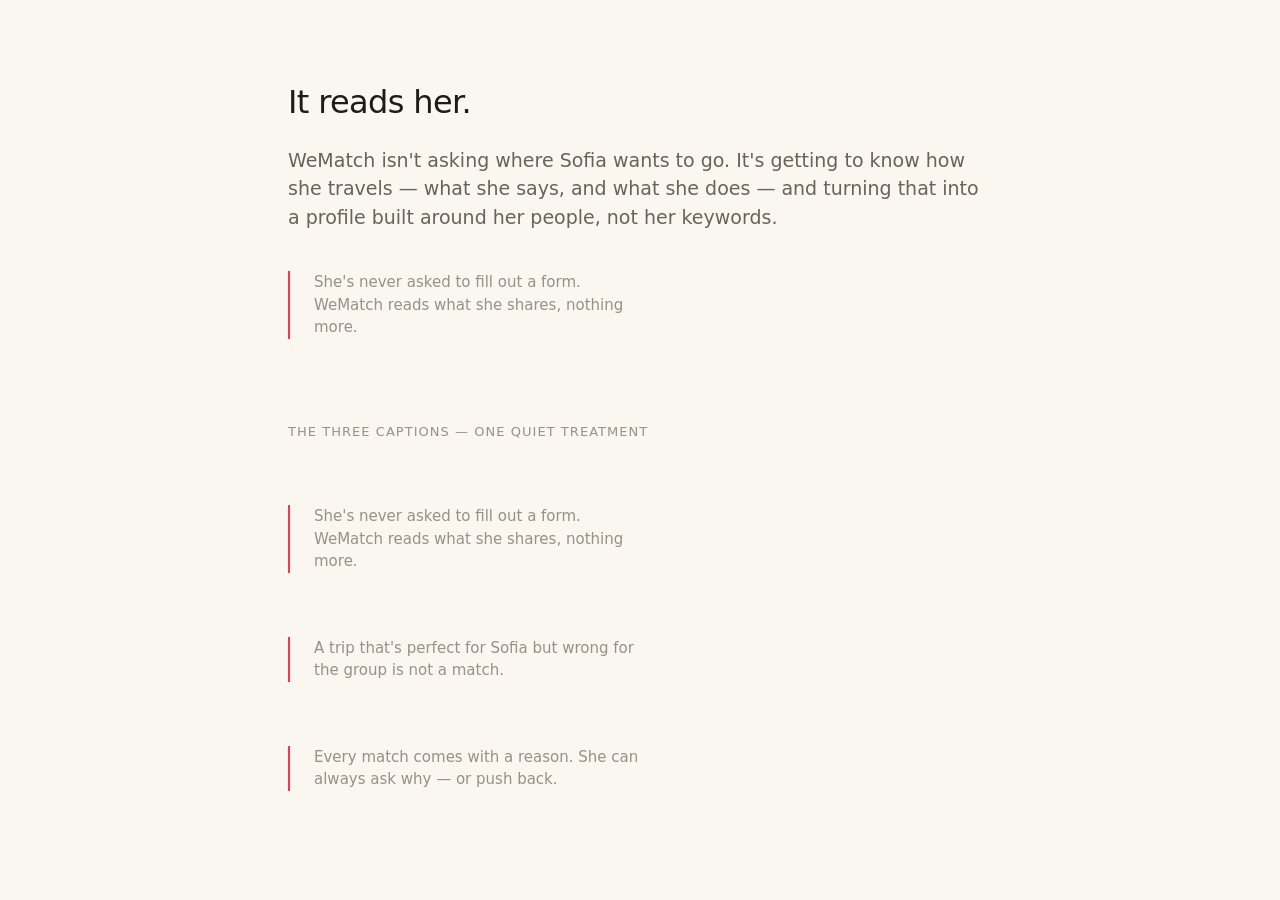
<file: design/components/craft-caption.html>
<!DOCTYPE html>
<html lang="en">
<head>
<meta charset="UTF-8">
<meta name="viewport" content="width=device-width, initial-scale=1.0">
<title>WeMatch — Component: Craft Caption</title>
<link rel="preconnect" href="https://fonts.googleapis.com">
<link rel="preconnect" href="https://fonts.gstatic.com" crossorigin>
<link href="https://fonts.googleapis.com/css2?family=Inter:wght@400;500;600&display=swap" rel="stylesheet">
<link href="https://api.fontshare.com/v2/css?f[]=general-sans@400,500,600&display=swap" rel="stylesheet">
<link rel="stylesheet" href="../tokens.css">
<style>
  *, *::before, *::after { box-sizing: border-box; margin: 0; padding: 0; }
  html { -webkit-text-size-adjust: 100%; }
  body {
    font-family: var(--font-body);
    font-size: var(--text-body);
    line-height: var(--leading-normal);
    color: var(--color-text-primary);
    background: var(--color-bg);
    -webkit-font-smoothing: antialiased;
    padding: var(--section-gap-tight) var(--page-gutter);
  }
  .wrap { max-width: var(--content-max-text); margin-inline: auto; }

  /* Shown in context on purpose: the craft caption only works if it
     reads as a quiet aside ATTACHED to a moment — never as a section
     header, never a "Safe. Private. Trusted." strip. The surrounding
     paragraph below is here so that quality is inspectable. */
  .context-lead {
    font-family: var(--font-display);
    font-weight: var(--font-weight-medium);
    font-size: var(--text-heading);
    line-height: var(--leading-snug);
    letter-spacing: var(--tracking-tight);
    margin-bottom: var(--space-md);
  }
  .context-body {
    font-size: var(--text-body);
    color: var(--color-text-secondary);
    max-width: var(--measure);
  }

  /* THE COMPONENT — the craft caption itself. */
  .caption {
    margin-top: var(--space-lg);
    padding-left: var(--space-md);
    border-left: 2px solid var(--color-accent);
    font-size: var(--text-caption);
    color: var(--color-text-tertiary);
    max-width: var(--measure-narrow);
  }

  /* The three captions across section 03 share this exact treatment —
     shown stacked here only to confirm they sit as a quiet family.
     On the page they live apart, one per moment. */
  .specimen-set {
    margin-top: var(--section-gap-tight);
    display: flex;
    flex-direction: column;
    gap: var(--space-md);
  }
  .specimen-set .label {
    font-size: var(--text-micro);
    letter-spacing: var(--tracking-wide);
    text-transform: uppercase;
    color: var(--color-text-tertiary);
  }
</style>
</head>
<body>
  <div class="wrap">

    <!-- In context — caption attached to its moment (3a) -->
    <p class="context-lead">It reads her.</p>
    <p class="context-body">
      WeMatch isn't asking where Sofia wants to go. It's getting to know how she
      travels — what she says, and what she does — and turning that into a profile
      built around her people, not her keywords.
    </p>
    <p class="caption">
      She's never asked to fill out a form. WeMatch reads what she shares,
      nothing more.
    </p>

    <!-- The family — all three section-03 captions, one treatment -->
    <div class="specimen-set">
      <p class="label">The three captions — one quiet treatment</p>
      <p class="caption">She's never asked to fill out a form. WeMatch reads what she shares, nothing more.</p>
      <p class="caption">A trip that's perfect for Sofia but wrong for the group is not a match.</p>
      <p class="caption">Every match comes with a reason. She can always ask why — or push back.</p>
    </div>

  </div>
</body>
</html>
</file>
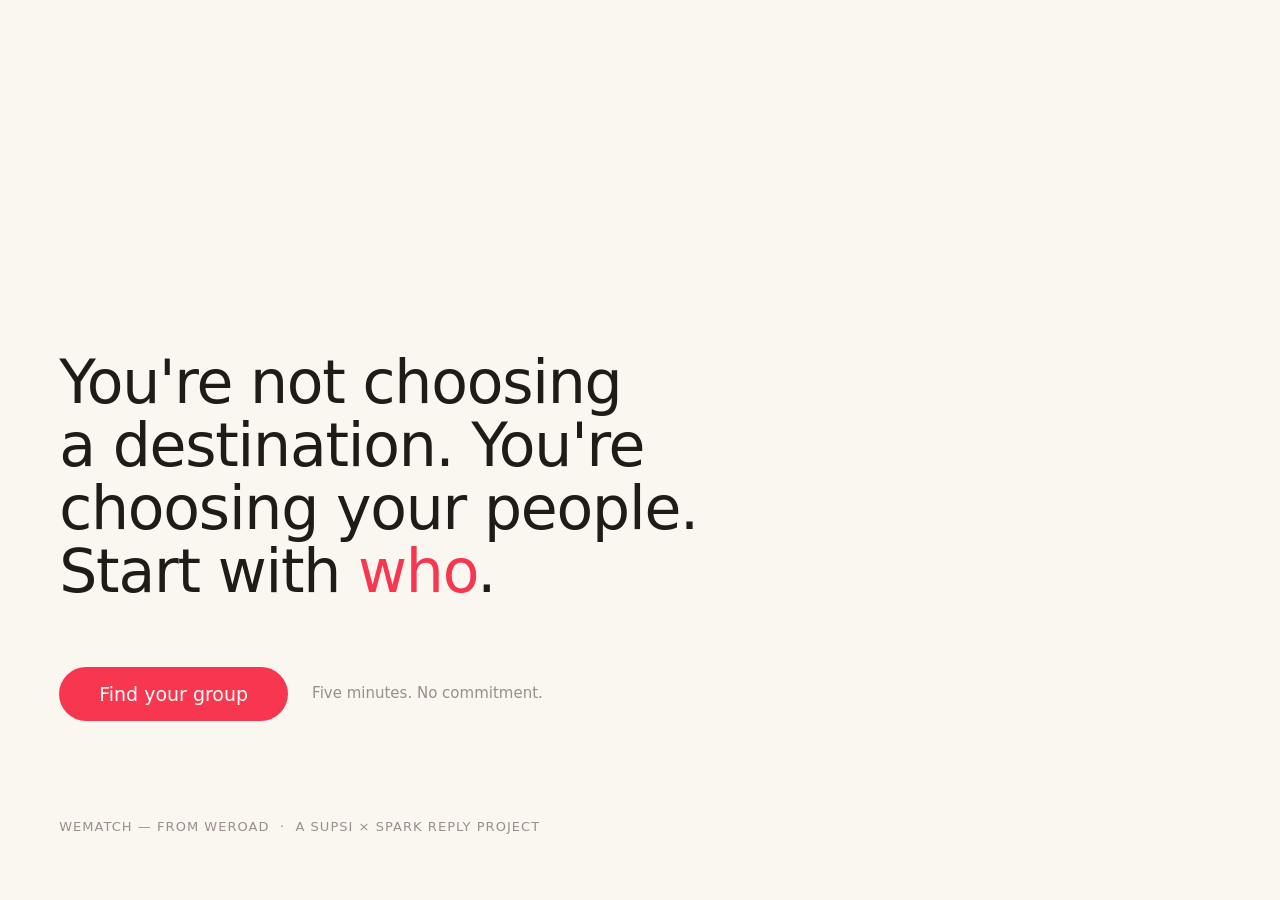
<file: design/components/cta.html>
<!DOCTYPE html>
<html lang="en">
<head>
<meta charset="UTF-8">
<meta name="viewport" content="width=device-width, initial-scale=1.0">
<title>WeMatch — Component: Invitation / CTA</title>
<link rel="preconnect" href="https://fonts.googleapis.com">
<link rel="preconnect" href="https://fonts.gstatic.com" crossorigin>
<link href="https://fonts.googleapis.com/css2?family=Inter:wght@400;500;600&display=swap" rel="stylesheet">
<link href="https://api.fontshare.com/v2/css?f[]=general-sans@400,500,600&display=swap" rel="stylesheet">
<link rel="stylesheet" href="../tokens.css">
<style>
  *, *::before, *::after { box-sizing: border-box; margin: 0; padding: 0; }
  html { -webkit-text-size-adjust: 100%; }
  body {
    font-family: var(--font-body);
    font-size: var(--text-body);
    line-height: var(--leading-normal);
    color: var(--color-text-primary);
    background: var(--color-bg);
    -webkit-font-smoothing: antialiased;
  }

  /* The Invitation echoes the Hook's composition — generous field,
     line set low and left. One CTA, at the end, never scattered. */
  .invitation {
    min-height: 100svh;
    padding: var(--space-2xl) var(--page-gutter) var(--space-xl);
    display: flex;
    flex-direction: column;
    justify-content: flex-end;
  }
  .invitation__line {
    font-family: var(--font-display);
    font-weight: var(--font-weight-medium);
    font-size: var(--text-display-2);
    line-height: var(--leading-tight);
    letter-spacing: var(--tracking-tight);
    max-width: 18ch;
    text-wrap: balance;
  }
  /* "who" carries the coral — the same accent word as the Hook,
     answering the question the Hook asked. */
  .invitation__line em { font-style: normal; color: var(--color-accent); }

  .invitation__cta-row {
    margin-top: var(--space-xl);
    display: flex;
    align-items: center;
    gap: var(--space-md);
    flex-wrap: wrap;
  }
  .cta {
    display: inline-block;
    font-family: var(--font-body);
    font-size: var(--text-body);
    font-weight: var(--font-weight-medium);
    color: var(--color-on-accent);
    background: var(--color-accent);
    border: none;
    border-radius: var(--radius-pill);
    padding: var(--space-sm) var(--space-lg);
    cursor: pointer;
    transition: background var(--duration-fast) var(--ease-standard);
  }
  .cta:hover { background: var(--color-accent-strong); }
  .cta:focus-visible {
    outline: 2px solid var(--color-focus-ring);
    outline-offset: 3px;
  }
  .invitation__reassurance {
    font-size: var(--text-caption);
    color: var(--color-text-tertiary);
  }

  .invitation__signoff {
    margin-top: var(--space-2xl);
    font-size: var(--text-micro);
    letter-spacing: var(--tracking-wide);
    text-transform: uppercase;
    color: var(--color-text-tertiary);
  }
</style>
</head>
<body>
  <main class="invitation">
    <p class="invitation__line">
      You're not choosing a destination. You're choosing your people. Start with <em>who</em>.
    </p>
    <div class="invitation__cta-row">
      <button class="cta">Find your group</button>
      <span class="invitation__reassurance">Five minutes. No commitment.</span>
    </div>
    <p class="invitation__signoff">WeMatch — from WeRoad &nbsp;·&nbsp; A SUPSI × Spark Reply project</p>
  </main>
</body>
</html>
</file>
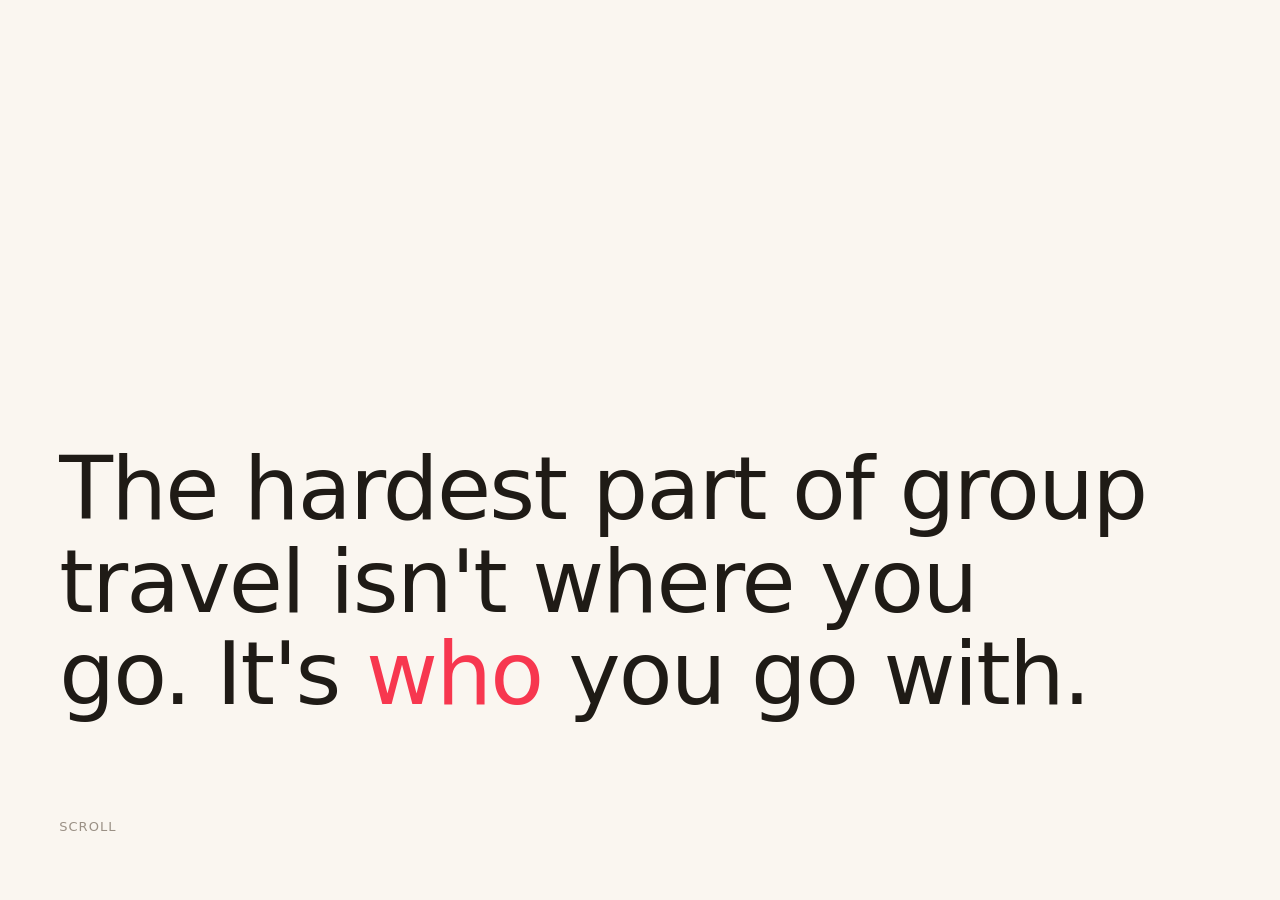
<file: design/components/hook.html>
<!DOCTYPE html>
<html lang="en">
<head>
<meta charset="UTF-8">
<meta name="viewport" content="width=device-width, initial-scale=1.0">
<title>WeMatch — Component: Hook</title>
<link rel="preconnect" href="https://fonts.googleapis.com">
<link rel="preconnect" href="https://fonts.gstatic.com" crossorigin>
<link href="https://fonts.googleapis.com/css2?family=Inter:wght@400;500;600&display=swap" rel="stylesheet">
<link href="https://api.fontshare.com/v2/css?f[]=general-sans@400,500,600&display=swap" rel="stylesheet">
<link rel="stylesheet" href="../tokens.css">
<style>
  *, *::before, *::after { box-sizing: border-box; margin: 0; padding: 0; }
  html { -webkit-text-size-adjust: 100%; }
  body {
    font-family: var(--font-body);
    font-size: var(--text-body);
    line-height: var(--leading-normal);
    color: var(--color-text-primary);
    background: var(--color-bg);
    -webkit-font-smoothing: antialiased;
  }

  /* The Hook sits in a large empty field. The line is placed low and
     left of centre — the eye lands on whitespace first, then the line.
     Nothing else is on screen. */
  .hook {
    min-height: 100svh;
    padding: var(--space-2xl) var(--page-gutter) var(--space-xl);
    display: flex;
    flex-direction: column;
    justify-content: flex-end;   /* line settles toward the lower third */
  }
  .hook__line {
    font-family: var(--font-display);
    font-weight: var(--font-weight-medium);
    font-size: var(--text-display-1);
    line-height: var(--leading-tight);
    letter-spacing: var(--tracking-tight);
    max-width: 20ch;             /* forces an editorial wrap */
    text-wrap: balance;
  }
  /* The single accent moment — one word carries the coral. */
  .hook__line em {
    font-style: normal;
    color: var(--color-accent);
  }
  /* A quiet scroll cue — small enough not to compete. */
  .hook__cue {
    margin-top: var(--space-2xl);
    font-size: var(--text-micro);
    letter-spacing: var(--tracking-wide);
    text-transform: uppercase;
    color: var(--color-text-tertiary);
  }
</style>
</head>
<body>
  <main class="hook">
    <h1 class="hook__line">
      The hardest part of group travel isn't where you go. It's <em>who</em> you go with.
    </h1>
    <p class="hook__cue">Scroll</p>
  </main>
</body>
</html>
</file>
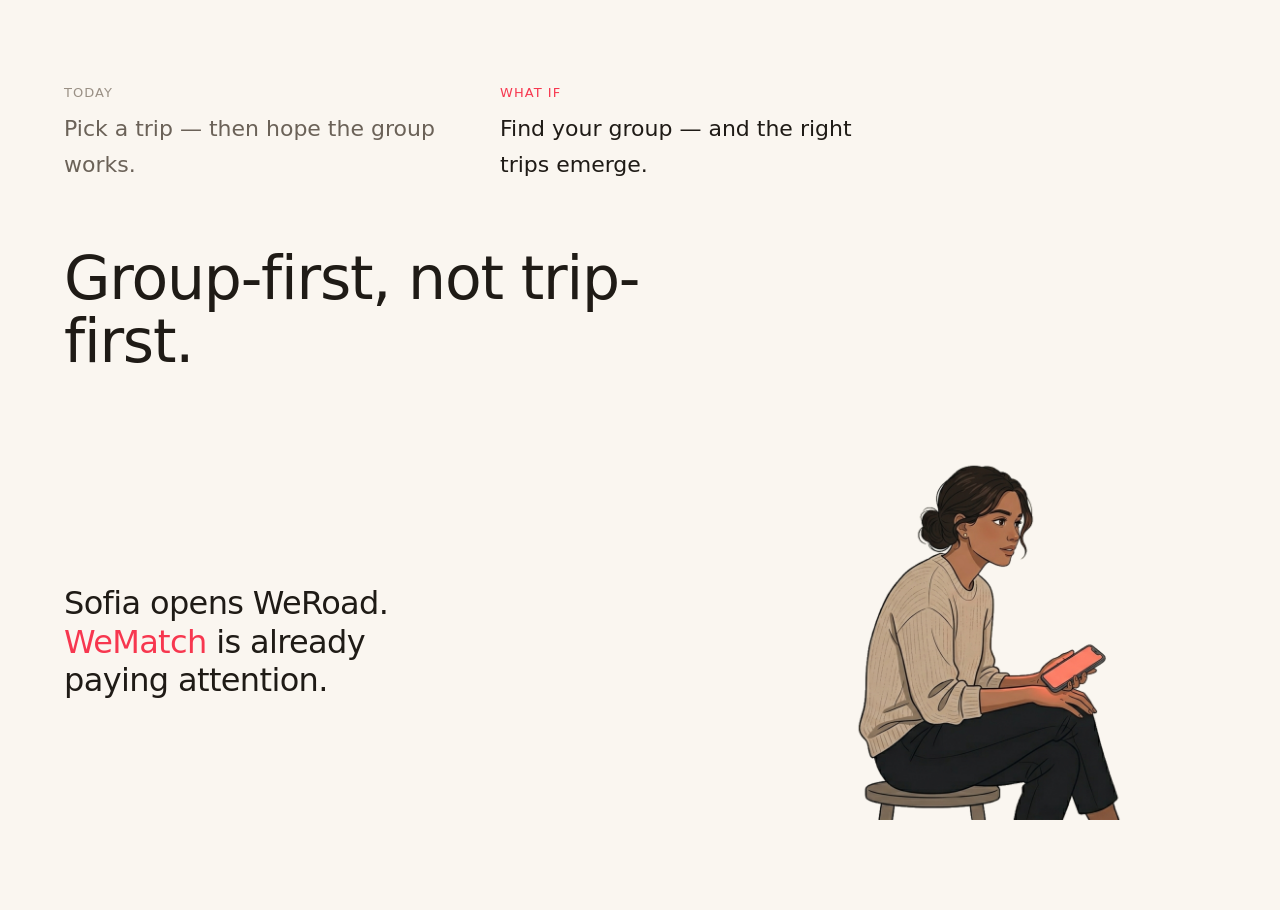
<file: design/components/journey-opener.html>
<!DOCTYPE html>
<html lang="en">
<head>
<meta charset="UTF-8">
<meta name="viewport" content="width=device-width, initial-scale=1.0">
<title>WeMatch — Component: Journey Opener</title>
<link rel="preconnect" href="https://fonts.googleapis.com">
<link rel="preconnect" href="https://fonts.gstatic.com" crossorigin>
<link href="https://fonts.googleapis.com/css2?family=Inter:wght@400;500;600&display=swap" rel="stylesheet">
<link href="https://api.fontshare.com/v2/css?f[]=general-sans@400,500,600&display=swap" rel="stylesheet">
<link rel="stylesheet" href="../tokens.css">
<style>
  *, *::before, *::after { box-sizing: border-box; margin: 0; padding: 0; }
  html { -webkit-text-size-adjust: 100%; }
  body {
    font-family: var(--font-body);
    font-size: var(--text-body);
    line-height: var(--leading-normal);
    color: var(--color-text-primary);
    background: var(--color-bg);
    -webkit-font-smoothing: antialiased;
    padding: var(--section-gap-tight) var(--page-gutter);
  }
  .wrap { max-width: var(--content-max); margin-inline: auto; }

  /* BEAT 1 — the reframe. A before/after of the booking logic.
     "Today" is set quiet and secondary; "What if" steps forward,
     carries the one coral mark. The asymmetry is deliberate. */
  .reframe {
    display: grid;
    grid-template-columns: 1fr 1fr;
    gap: var(--space-lg);
    max-width: 52rem;
    margin-bottom: var(--space-xl);
  }
  @media (max-width: 600px) { .reframe { grid-template-columns: 1fr; gap: var(--space-md); } }

  .beat__tag {
    font-size: var(--text-micro);
    letter-spacing: var(--tracking-wide);
    text-transform: uppercase;
    margin-bottom: var(--space-2xs);
  }
  .beat__line { font-size: var(--text-body-lg); line-height: var(--leading-relaxed); }

  .beat--today .beat__tag  { color: var(--color-text-tertiary); }
  .beat--today .beat__line { color: var(--color-text-secondary); }
  .beat--whatif .beat__tag  { color: var(--color-accent); }
  .beat--whatif .beat__line { color: var(--color-text-primary); }

  .reframe__statement {
    font-family: var(--font-display);
    font-weight: var(--font-weight-medium);
    font-size: var(--text-display-2);
    line-height: var(--leading-tight);
    letter-spacing: var(--tracking-tight);
    max-width: 16ch;
    margin-bottom: var(--section-gap-tight);
  }

  /* BEAT 2 — the entrance. Sofia in the scene; WeMatch named for the
     first time. Text and figure share the row, set off-centre. */
  .entrance {
    display: grid;
    grid-template-columns: 1.4fr 1fr;
    gap: var(--space-xl);
    align-items: center;
  }
  @media (max-width: 760px) { .entrance { grid-template-columns: 1fr; gap: var(--space-lg); } }

  .entrance__line {
    font-family: var(--font-display);
    font-weight: var(--font-weight-medium);
    font-size: var(--text-heading);
    line-height: var(--leading-snug);
    letter-spacing: var(--tracking-tight);
    max-width: 20ch;
  }
  .entrance__line .brand { color: var(--color-accent); }
  .entrance__fig {
    margin: 0;
    justify-self: center;
  }
  .entrance__fig img {
    width: 100%;
    max-width: 280px;
    height: auto;
  }
</style>
</head>
<body>
  <div class="wrap">

    <!-- Beat 1 — the reframe -->
    <div class="reframe">
      <div class="beat beat--today">
        <p class="beat__tag">Today</p>
        <p class="beat__line">Pick a trip — then hope the group works.</p>
      </div>
      <div class="beat beat--whatif">
        <p class="beat__tag">What if</p>
        <p class="beat__line">Find your group — and the right trips emerge.</p>
      </div>
    </div>
    <p class="reframe__statement">Group-first, not trip-first.</p>

    <!-- Beat 2 — Sofia meets WeMatch -->
    <div class="entrance">
      <p class="entrance__line">
        Sofia opens WeRoad. <span class="brand">WeMatch</span> is already paying attention.
      </p>
      <figure class="entrance__fig">
        <img src="../sofia/sofia-curious-cutout-2x.webp" alt="Sofia, looking up from her phone with quiet interest">
      </figure>
    </div>

  </div>
</body>
</html>
</file>
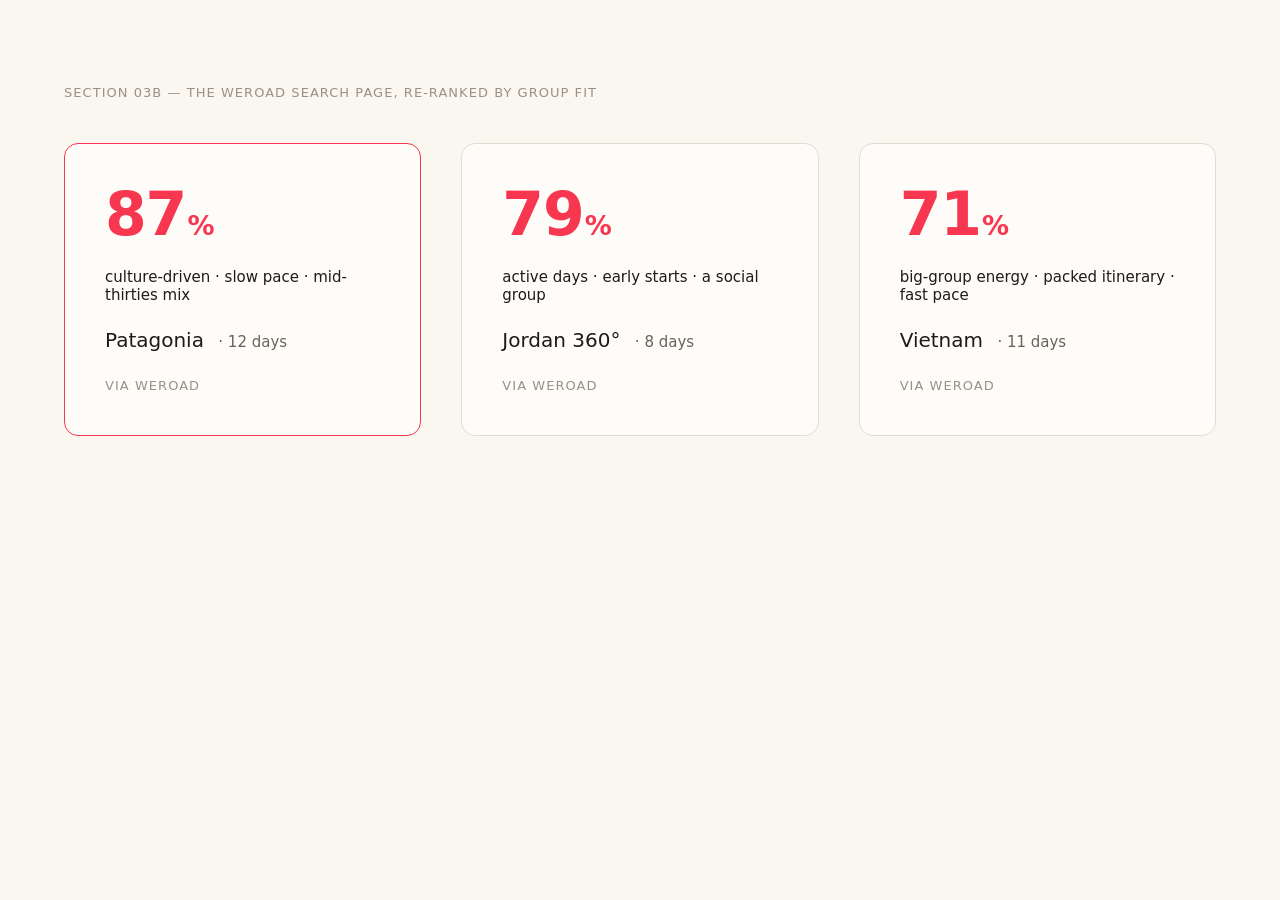
<file: design/components/match-card.html>
<!DOCTYPE html>
<html lang="en">
<head>
<meta charset="UTF-8">
<meta name="viewport" content="width=device-width, initial-scale=1.0">
<title>WeMatch — Component: Match Card</title>
<link href="https://api.fontshare.com/v2/css?f[]=general-sans@400,500,600&display=swap" rel="stylesheet">
<link rel="stylesheet" href="../tokens.css">
<style>
  *, *::before, *::after { box-sizing: border-box; margin: 0; padding: 0; }
  html { -webkit-text-size-adjust: 100%; }
  body {
    font-family: var(--font-body);
    font-size: var(--text-body);
    line-height: var(--leading-normal);
    color: var(--color-text-primary);
    background: var(--color-bg);
    -webkit-font-smoothing: antialiased;
    padding: var(--section-gap-tight) var(--page-gutter);
  }
  .wrap { max-width: var(--content-max); margin-inline: auto; }

  .label {
    font-size: var(--text-micro);
    letter-spacing: var(--tracking-wide);
    text-transform: uppercase;
    color: var(--color-text-tertiary);
    margin-bottom: var(--space-lg);
  }

  /* Three editorial cards, foregrounded by score, no product chrome.
     The top match (87%) gets a coral hairline; the rest carry the
     neutral border. The grid collapses to a single column at 768px. */
  .row {
    display: grid;
    grid-template-columns: repeat(3, 1fr);
    gap: var(--space-lg);
  }
  @media (max-width: 768px) {
    .row { grid-template-columns: 1fr; }
  }

  .match {
    background: var(--color-surface);
    border: 1px solid var(--color-border);
    border-radius: var(--radius-lg);
    padding: var(--space-lg);
    display: flex;
    flex-direction: column;
    gap: var(--space-md);
  }
  .match--top { border-color: var(--color-accent); }

  .match__score {
    font-family: var(--font-display);
    font-weight: var(--font-weight-semibold);
    font-size: var(--text-display-2);
    line-height: 1;
    letter-spacing: var(--tracking-tight);
    color: var(--color-accent);
  }
  .match__score .pct {
    font-size: 0.45em;
    letter-spacing: 0;
    margin-left: 0.05em;
  }

  /* The reason line — plain language, the people-fit in words.
     This is the WeMatch signature line called out in script v8. */
  .match__reason {
    font-size: var(--text-caption);
    color: var(--color-text-primary);
    line-height: var(--leading-snug);
  }

  .match__trip {
    font-family: var(--font-display);
    font-weight: var(--font-weight-medium);
    font-size: var(--text-subhead);
    line-height: var(--leading-snug);
  }
  .match__trip .meta {
    font-family: var(--font-body);
    font-weight: var(--font-weight-regular);
    font-size: var(--text-caption);
    color: var(--color-text-secondary);
    margin-left: var(--space-2xs);
  }

  .match__source {
    margin-top: auto;
    font-size: var(--text-micro);
    letter-spacing: var(--tracking-wide);
    text-transform: uppercase;
    color: var(--color-text-tertiary);
  }
</style>
</head>
<body>
  <div class="wrap">
    <p class="label">Section 03b — the WeRoad search page, re-ranked by group fit</p>

    <div class="row">
      <article class="match match--top">
        <p class="match__score">87<span class="pct">%</span></p>
        <p class="match__reason">culture-driven · slow pace · mid-thirties mix</p>
        <h3 class="match__trip">Patagonia <span class="meta">· 12 days</span></h3>
        <p class="match__source">via WeRoad</p>
      </article>

      <article class="match">
        <p class="match__score">79<span class="pct">%</span></p>
        <p class="match__reason">active days · early starts · a social group</p>
        <h3 class="match__trip">Jordan 360° <span class="meta">· 8 days</span></h3>
        <p class="match__source">via WeRoad</p>
      </article>

      <article class="match">
        <p class="match__score">71<span class="pct">%</span></p>
        <p class="match__reason">big-group energy · packed itinerary · fast pace</p>
        <h3 class="match__trip">Vietnam <span class="meta">· 11 days</span></h3>
        <p class="match__source">via WeRoad</p>
      </article>
    </div>
  </div>
</body>
</html>
</file>
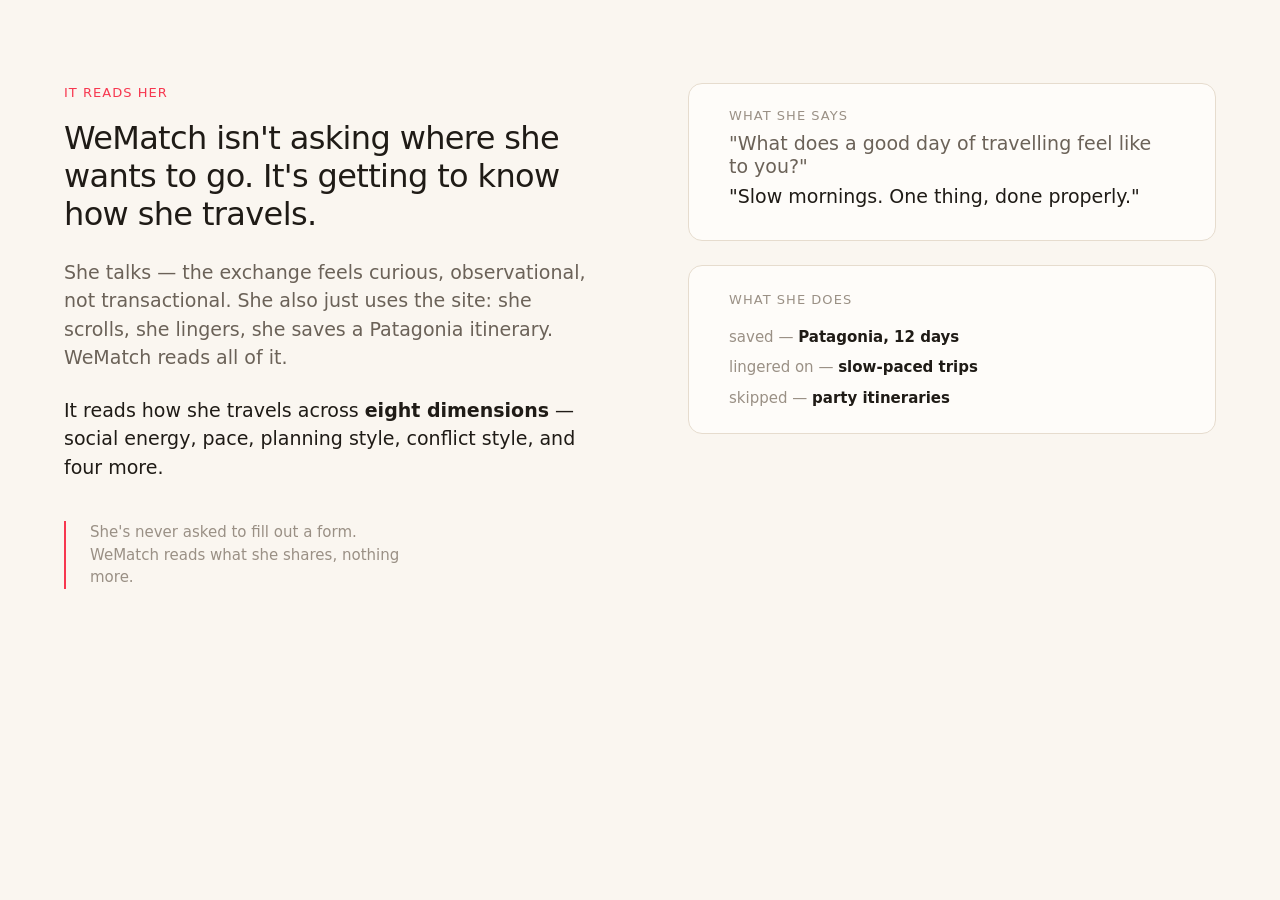
<file: design/components/moment.html>
<!DOCTYPE html>
<html lang="en">
<head>
<meta charset="UTF-8">
<meta name="viewport" content="width=device-width, initial-scale=1.0">
<title>WeMatch — Component: Moment 3a</title>
<link rel="preconnect" href="https://fonts.googleapis.com">
<link rel="preconnect" href="https://fonts.gstatic.com" crossorigin>
<link href="https://fonts.googleapis.com/css2?family=Inter:wght@400;500;600&display=swap" rel="stylesheet">
<link href="https://api.fontshare.com/v2/css?f[]=general-sans@400,500,600&display=swap" rel="stylesheet">
<link rel="stylesheet" href="../tokens.css">
<style>
  *, *::before, *::after { box-sizing: border-box; margin: 0; padding: 0; }
  html { -webkit-text-size-adjust: 100%; }
  body {
    font-family: var(--font-body);
    font-size: var(--text-body);
    line-height: var(--leading-normal);
    color: var(--color-text-primary);
    background: var(--color-bg);
    -webkit-font-smoothing: antialiased;
    padding: var(--section-gap-tight) var(--page-gutter);
  }
  .wrap { max-width: var(--content-max); margin-inline: auto; }

  /* Moment 3a — "It reads her". Prototyped in the sticky-text + visual
     layout the brief recommends for section 03: narration holds the
     left, the visual sits right. (In Phase 2 the left column pins on
     scroll; here it's a static two-column composition that already
     reads correctly if scroll never fires.) */
  .moment {
    display: grid;
    grid-template-columns: 1fr 1fr;
    gap: var(--space-2xl);
    align-items: start;
  }
  @media (max-width: 820px) {
    .moment { grid-template-columns: 1fr; gap: var(--space-lg); }
  }

  /* --- Left: the narration --- */
  .narration__eyebrow {
    font-size: var(--text-micro);
    letter-spacing: var(--tracking-wide);
    text-transform: uppercase;
    color: var(--color-accent);
    margin-bottom: var(--space-sm);
  }
  .narration__lead {
    font-family: var(--font-display);
    font-weight: var(--font-weight-medium);
    font-size: var(--text-heading);
    line-height: var(--leading-snug);
    letter-spacing: var(--tracking-tight);
    margin-bottom: var(--space-md);
  }
  .narration__body {
    font-size: var(--text-body);
    color: var(--color-text-secondary);
    max-width: var(--measure);
    margin-bottom: var(--space-md);
  }
  .narration__dimensions {
    font-size: var(--text-body);
    max-width: var(--measure);
  }
  .narration__dimensions strong { font-weight: var(--font-weight-semibold); }

  /* The craft caption — low-key, in-line, attached to its moment.
     A thin coral rule is the only flourish; it never becomes a
     section header. */
  .caption {
    margin-top: var(--space-lg);
    padding-left: var(--space-md);
    border-left: 2px solid var(--color-accent);
    font-size: var(--text-caption);
    color: var(--color-text-tertiary);
    max-width: var(--measure-narrow);
  }

  /* --- Right: the visual — two converging signals --- */
  .signals { display: flex; flex-direction: column; gap: var(--space-md); }

  .signal {
    background: var(--color-surface);
    border: 1px solid var(--color-border);
    border-radius: var(--radius-lg);
    padding: var(--space-md) var(--space-lg);
  }
  .signal__tag {
    font-size: var(--text-micro);
    letter-spacing: var(--tracking-wide);
    text-transform: uppercase;
    color: var(--color-text-tertiary);
    margin-bottom: var(--space-sm);
  }
  /* Said — a quiet conversation fragment, not a chat UI */
  .exchange p { margin-bottom: var(--space-2xs); line-height: var(--leading-snug); }
  .exchange .from-wm { color: var(--color-text-secondary); }
  .exchange .from-sofia { color: var(--color-text-primary); font-weight: var(--font-weight-medium); }
  /* Did — behavioural signal as plain tags */
  .behaviour { display: flex; flex-direction: column; gap: var(--space-2xs); }
  .behaviour span { font-size: var(--text-caption); }
  .behaviour b { font-weight: var(--font-weight-semibold); color: var(--color-text-primary); }
  .behaviour .verb { color: var(--color-text-tertiary); }
</style>
</head>
<body>
  <div class="wrap">
    <div class="moment">

      <!-- Left — narration -->
      <div class="narration">
        <p class="narration__eyebrow">It reads her</p>
        <p class="narration__lead">WeMatch isn't asking where she wants to go. It's getting to know how she travels.</p>
        <p class="narration__body">
          She talks — the exchange feels curious, observational, not transactional.
          She also just uses the site: she scrolls, she lingers, she saves a
          Patagonia itinerary. WeMatch reads all of it.
        </p>
        <p class="narration__dimensions">
          It reads how she travels across <strong>eight dimensions</strong> —
          social energy, pace, planning style, conflict style, and four more.
        </p>
        <p class="caption">
          She's never asked to fill out a form. WeMatch reads what she shares,
          nothing more.
        </p>
      </div>

      <!-- Right — two converging signals -->
      <div class="signals">
        <div class="signal exchange">
          <p class="signal__tag">What she says</p>
          <p class="from-wm">"What does a good day of travelling feel like to you?"</p>
          <p class="from-sofia">"Slow mornings. One thing, done properly."</p>
        </div>
        <div class="signal">
          <p class="signal__tag">What she does</p>
          <div class="behaviour">
            <span><span class="verb">saved —</span> <b>Patagonia, 12 days</b></span>
            <span><span class="verb">lingered on —</span> <b>slow-paced trips</b></span>
            <span><span class="verb">skipped —</span> <b>party itineraries</b></span>
          </div>
        </div>
      </div>

    </div>
  </div>
</body>
</html>
</file>
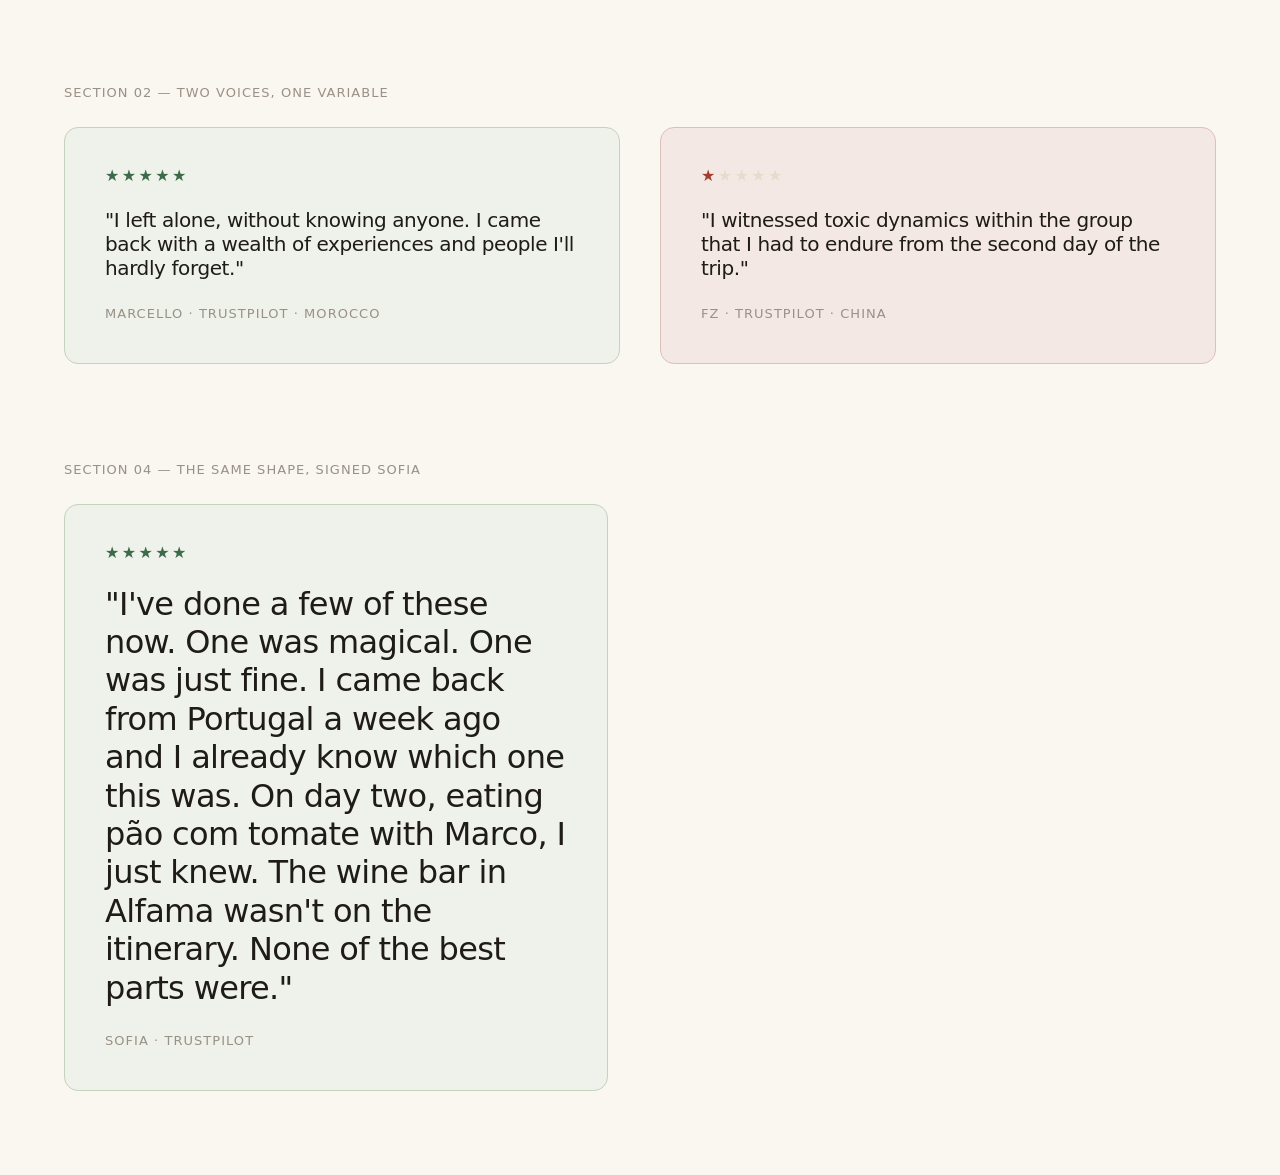
<file: design/components/review-card.html>
<!DOCTYPE html>
<html lang="en">
<head>
<meta charset="UTF-8">
<meta name="viewport" content="width=device-width, initial-scale=1.0">
<title>WeMatch — Component: Review Card</title>
<link href="https://api.fontshare.com/v2/css?f[]=general-sans@400,500,600&display=swap" rel="stylesheet">
<link rel="stylesheet" href="../tokens.css">
<style>
  *, *::before, *::after { box-sizing: border-box; margin: 0; padding: 0; }
  html { -webkit-text-size-adjust: 100%; }
  body {
    font-family: var(--font-body);
    font-size: var(--text-body);
    line-height: var(--leading-normal);
    color: var(--color-text-primary);
    background: var(--color-bg);
    -webkit-font-smoothing: antialiased;
    padding: var(--section-gap-tight) var(--page-gutter);
  }
  .wrap { max-width: var(--content-max); margin-inline: auto; }

  /* The 02 pair sits side by side — the contrast is the argument.
     The 04 Sofia card uses the SAME component: that visual rhyme is
     how the page closes its loop. */
  .pair {
    display: grid;
    grid-template-columns: 1fr 1fr;
    gap: var(--space-lg);
    margin-bottom: var(--space-2xl);
  }
  @media (max-width: 768px) {
    .pair { grid-template-columns: 1fr; }
  }
  .closing { max-width: 34rem; }

  /* --- The card --- */
  .review {
    /* Surface is set by the polarity modifier; default kept as fallback. */
    background: var(--color-surface);
    border: 1px solid var(--color-border);
    border-radius: var(--radius-lg);
    padding: var(--space-lg);
    display: flex;
    flex-direction: column;
    gap: var(--space-md);
  }
  .review--positive {
    background: var(--color-positive-wash);
    border-color: var(--color-positive-edge);
  }
  .review--critical {
    background: var(--color-critical-wash);
    border-color: var(--color-critical-edge);
  }
  .review--positive .review__stars { color: var(--color-positive); }
  .review--critical .review__stars { color: var(--color-critical); }
  .review__stars {
    font-size: 1rem;
    letter-spacing: 0.15em;
    line-height: 1;
  }
  .review__stars .empty { color: var(--color-border); }

  .review__quote {
    font-family: var(--font-display);
    font-weight: var(--font-weight-medium);
    font-size: var(--text-subhead);
    line-height: var(--leading-snug);
    letter-spacing: var(--tracking-tight);
  }
  .closing .review__quote {
    font-size: var(--text-heading);
  }
  .review__attribution {
    font-size: var(--text-micro);
    letter-spacing: var(--tracking-wide);
    text-transform: uppercase;
    color: var(--color-text-tertiary);
    margin-top: auto;
  }

  .label {
    font-size: var(--text-micro);
    letter-spacing: var(--tracking-wide);
    text-transform: uppercase;
    color: var(--color-text-tertiary);
    margin-bottom: var(--space-md);
  }
</style>
</head>
<body>
  <div class="wrap">

    <!-- SECTION 02 — the polarised pair, English pull-quotes verbatim -->
    <p class="label">Section 02 — two voices, one variable</p>
    <div class="pair">
      <article class="review review--positive">
        <div class="review__stars" aria-label="5 out of 5 stars">★★★★★</div>
        <p class="review__quote">"I left alone, without knowing anyone. I came back with a wealth of experiences and people I'll hardly forget."</p>
        <p class="review__attribution">Marcello · Trustpilot · Morocco</p>
      </article>

      <article class="review review--critical">
        <div class="review__stars" aria-label="1 out of 5 stars">★<span class="empty">★★★★</span></div>
        <p class="review__quote">"I witnessed toxic dynamics within the group that I had to endure from the second day of the trip."</p>
        <p class="review__attribution">FZ · Trustpilot · China</p>
      </article>
    </div>

    <!-- SECTION 04 — the same card, signed Sofia. The rhyme is the point. -->
    <p class="label">Section 04 — the same shape, signed Sofia</p>
    <div class="closing">
      <article class="review review--positive">
        <div class="review__stars" aria-label="5 out of 5 stars">★★★★★</div>
        <p class="review__quote">"I've done a few of these now. One was magical. One was just fine. I came back from Portugal a week ago and I already know which one this was. On day two, eating pão com tomate with Marco, I just knew. The wine bar in Alfama wasn't on the itinerary. None of the best parts were."</p>
        <p class="review__attribution">Sofia · Trustpilot</p>
      </article>
    </div>

  </div>
</body>
</html>
</file>
<file: design/tokens.css>
/* ============================================================
   WeMatch — Design Tokens
   Phase 1 deliverable. The source of truth for Phase 2.

   Structure:
   1. Primitives   — raw values, named by what they are.
   2. Semantic     — what the page actually uses, named by role.
   Phase 2 should consume the SEMANTIC tokens. Primitives exist so
   the underlying values stay legible and adjustable in one place.

   Register: editorial, restrained, WeRoad-adjacent. The system is
   deliberately small. If a token isn't used, it was cut on purpose.
   ============================================================ */

:root {

  /* ==========================================================
     1. PRIMITIVES
     ========================================================== */

  /* --- Neutrals: warm, paper-like. Not a single grey is cool. ---
     The page lives on warm cream, not white. White is reserved for
     cards that need to lift off the page. */
  --paper-50:  #FEFCF9;  /* near-white, faintly warm — card surface */
  --paper-100: #FAF6F0;  /* the page base — warm cream */
  --paper-200: #F2EBE1;  /* sunken cream — insets, quiet panels */
  --paper-300: #E6DCCE;  /* hairline borders, dividers */

  --ink-900: #1F1B16;    /* primary text — warm near-black, never #000 */
  --ink-600: #6B6258;    /* secondary text — warm grey */
  --ink-400: #9A9085;    /* tertiary text — captions, attributions */

  /* --- Accent: WeRoad's coral-red. ---
     NOTE — VERIFY THIS HEX. weroad.com could not be read at the CSS
     level during research; this is a flagged approximation in the
     researched range (#FF4D4D – #F7374F). Eyedrop the live site and
     correct here before Phase 2 hardens. Everything else inherits it. */
  --coral-500: #F7374F;  /* the accent */
  --coral-600: #D92740;  /* deeper — hover / pressed states */
  --coral-100: #FBE4E4;  /* a barely-there wash — use almost never */

  /* --- Functional hues: review-card star glyphs ONLY. ---
     Muted and editorial on purpose — bright UI green/red would read
     as "tech product". These are not general-purpose accents. The
     5★/1★ contrast is also carried by star count and composition;
     colour is a quiet reinforcement, not the whole signal. */
  --green-700: #3D6B4A;  /* positive — Marcello 5★ */
  --brick-700: #A23E2E;  /* critical — FZ 1★ (distinct from brand coral) */

  /* Surface tints for tinted-paper review cards. Wash sits on the
     cream field as a low-saturation backdrop; edge is the matching
     hairline border tone. Calibrated against #FAF6F0. */
  --green-100: #EEF2EA;  /* positive card surface wash */
  --green-300: #C5D2BC;  /* positive card edge tint */
  --brick-100: #F4E8E5;  /* critical card surface wash */
  --brick-300: #DCC0B9;  /* critical card edge tint */


  /* ==========================================================
     2. SEMANTIC TOKENS — consume these
     ========================================================== */

  /* --- Colour: surfaces & text --- */
  --color-bg:             var(--paper-100);
  --color-bg-sunken:      var(--paper-200);
  --color-bg-inverse:     var(--ink-900);   /* the rare dark section */
  --color-surface:        var(--paper-50);  /* cards lifting off the page */
  --color-border:         var(--paper-300);

  --color-text-primary:   var(--ink-900);
  --color-text-secondary: var(--ink-600);
  --color-text-tertiary:  var(--ink-400);
  --color-text-inverse:   var(--paper-100); /* text on --color-bg-inverse */

  /* --- Colour: accent & function --- */
  --color-accent:         var(--coral-500);
  --color-accent-strong:  var(--coral-600); /* hover / pressed */
  --color-accent-wash:    var(--coral-100);
  --color-on-accent:      var(--paper-50);  /* text/icon on a coral fill */

  --color-positive:       var(--green-700); /* review stars only */
  --color-critical:       var(--brick-700); /* review stars only */

  /* --- Colour: review-card surface tints ---
     Low-saturation washes calibrated against the cream field. The
     contrast is legible at scan-speed (green vs red before reading),
     but the page never reads as "branded with semantics". The hairline
     edge picks up a matching tint instead of the neutral border. */
  --color-positive-wash: var(--green-100);
  --color-critical-wash: var(--brick-100);
  --color-positive-edge: var(--green-300);
  --color-critical-edge: var(--brick-300);


  /* Word-reveal placeholders — pill colour behind unrevealed words.
     Light variant for cream sections, dark variant for ink sections. */
  --color-placeholder-light: rgba(31, 27, 22, 0.12);
  --color-placeholder-dark:  rgba(254, 252, 249, 0.15);

  --color-focus-ring:     var(--coral-500); /* keyboard focus — a11y */


  /* --- Typography: families ---
     One family carries the whole page. Two near-identical sans serifs
     read as indecision; the system stays small on purpose. General
     Sans handles display (medium/semibold) and body (regular) inside
     WeRoad's typographic family. */
  --font-display: 'General Sans', system-ui, -apple-system, 'Segoe UI', sans-serif;
  --font-body:    'General Sans', system-ui, -apple-system, 'Segoe UI', sans-serif;

  --font-weight-regular:  400;
  --font-weight-medium:   500;
  --font-weight-semibold: 600;
  --font-weight-bold:     700;  /* V3 — display register at viewport scale */

  /* --- Typography: scale ---
     Fluid where it matters (display flexes with viewport), fixed
     where it shouldn't drift (body, captions). Body resolves to
     17px on small screens, 19px on desktop — the brief's floor.
     Built on a 16px root; values in rem. */
  --text-display-xl: clamp(3rem, 2rem + 5vw, 7rem);          /* 48 → 112 — V3 Hook/Close */
  --text-display-1: clamp(2.75rem, 1.6rem + 5.6vw, 5.5rem);  /* 44 → 88  — the Hook */
  --text-display-2: clamp(2rem,   1.3rem + 3.2vw, 3.75rem);  /* 32 → 60  — section openings */
  --text-heading:   clamp(1.5rem, 1.2rem + 1.3vw, 2rem);     /* 24 → 32  — sub-headings */
  --text-subhead:   1.25rem;                                  /* 20      — card titles */
  --text-body-lg:   clamp(1.1875rem, 1.1rem + 0.4vw, 1.375rem); /* 19 → 22 — lead paragraphs */
  --text-body:      clamp(1.0625rem, 1rem + 0.3vw, 1.1875rem);  /* 17 → 19 — default body */
  --text-caption:   0.9375rem;                                /* 15      — craft captions */
  --text-micro:     0.8125rem;                                /* 13      — attributions, eyebrows */

  /* --- Typography: line-height ---
     Brief: 1.4–1.6 body, tighter for display. */
  --leading-tight:   1.05;  /* display */
  --leading-snug:    1.2;   /* headings */
  --leading-normal:  1.5;   /* body */
  --leading-relaxed: 1.65;  /* lead paragraphs, generous passages */

  /* --- Typography: letter-spacing --- */
  --tracking-tight:  -0.02em;  /* large display — tightens as it grows */
  --tracking-normal: 0;
  --tracking-wide:   0.08em;   /* micro labels, eyebrows, small caps */

  /* --- Typography: measure (line length) ---
     Editorial readability. Body copy should not run full-width. */
  --measure-narrow: 38ch;  /* captions, pull-quotes */
  --measure:        62ch;  /* default body column */
  --measure-wide:   74ch;  /* lead passages */


  /* --- Spacing scale ---
     Base unit 4px. Deliberately jumps wide at the top — the brief
     asks for more whitespace than expected, and the Hook needs to
     sit in a large empty field. */
  --space-3xs: 0.25rem;  /*   4 */
  --space-2xs: 0.5rem;   /*   8 */
  --space-xs:  0.75rem;  /*  12 */
  --space-sm:  1rem;     /*  16 */
  --space-md:  1.5rem;   /*  24 */
  --space-lg:  2.5rem;   /*  40 */
  --space-xl:  4rem;     /*  64 */
  --space-2xl: 6rem;     /*  96 */
  --space-3xl: 9rem;     /* 144 */
  --space-4xl: 14rem;    /* 224 — dramatic whitespace, Hook field */

  /* --- Layout ---
     Section rhythm and page gutters flex with viewport. */
  --section-gap:           clamp(6rem, 4rem + 9vw, 14rem);   /* vertical space between sections */
  --section-gap-tight:     clamp(3rem, 2rem + 4vw, 6rem);    /* within-section beats */
  --page-gutter:           clamp(1.5rem, 0.5rem + 4vw, 6rem);/* inline page padding */
  --content-max:           72rem;   /* 1152px — full content width */
  --content-max-text:      44rem;   /* 704px  — text-led blocks stay narrow */


  /* --- Border radius ---
     Modest. WeRoad sits around 4–8px; the editorial register keeps
     it restrained — nothing on this page should look bubbly. */
  --radius-none: 0;
  --radius-sm:   4px;
  --radius-md:   8px;
  --radius-lg:   14px;     /* trip / review cards */
  --radius-pill: 999px;    /* match-score chip, the single CTA */


  /* --- Elevation ---
     Prefer borders over shadows. These exist for the few cards that
     must lift off the cream (trip/match cards). Shadows are warm-
     tinted — built from ink, never pure black — so they sit in the
     palette instead of punching a cool hole in it. */
  --shadow-none:   none;
  --shadow-subtle: 0 1px 2px rgba(31, 27, 22, 0.04),
                   0 2px 6px rgba(31, 27, 22, 0.05);
  --shadow-card:   0 2px 4px rgba(31, 27, 22, 0.04),
                   0 8px 28px rgba(31, 27, 22, 0.07);


  /* --- Motion ---
     The brief: motion serves the story. Durations are calm — nothing
     snappy-techy. Easings favour a soft settle (expo-style out). */
  --duration-fast:   160ms;  /* hovers, small state changes */
  --duration-base:   280ms;  /* standard transitions */
  --duration-slow:   520ms;  /* deliberate reveals */
  --duration-scroll: 820ms;  /* scroll-driven entrance beats */

  --ease-out:      cubic-bezier(0.22, 1, 0.36, 1);    /* reveals — soft settle */
  --ease-in-out:   cubic-bezier(0.65, 0, 0.35, 1);    /* moves between two states */
  --ease-standard: cubic-bezier(0.4, 0, 0.2, 1);      /* general-purpose */


  /* --- Z-index ---
     Small and named. Section 03's sticky text needs a defined layer. */
  --z-base:    0;
  --z-raised:  10;   /* cards lifting on hover */
  --z-sticky:  100;  /* pinned narration in section 03 */
  --z-overlay: 1000; /* the 3c "why" panel */


  /* --- Breakpoints (REFERENCE ONLY) ---
     CSS custom properties cannot be used inside @media queries.
     These document the system; Phase 2 writes the literal px values
     in media queries. 375px is the MUST-support floor. */
  --bp-sm:  375px;   /* mobile floor — design for this first */
  --bp-md:  768px;   /* tablet */
  --bp-lg:  1024px;  /* small desktop */
  --bp-xl:  1280px;  /* desktop */
}


/* ============================================================
   Reduced motion — craft, not compliance.
   Collapses durations so transitions resolve effectively instantly
   while still being "applied". Phase 2 should ALSO gate GSAP
   ScrollTrigger setups on this query — token overrides alone don't
   stop JS-driven motion.
   ============================================================ */
@media (prefers-reduced-motion: reduce) {
  :root {
    --duration-fast:   1ms;
    --duration-base:   1ms;
    --duration-slow:   1ms;
    --duration-scroll: 1ms;
  }
}
</file>
